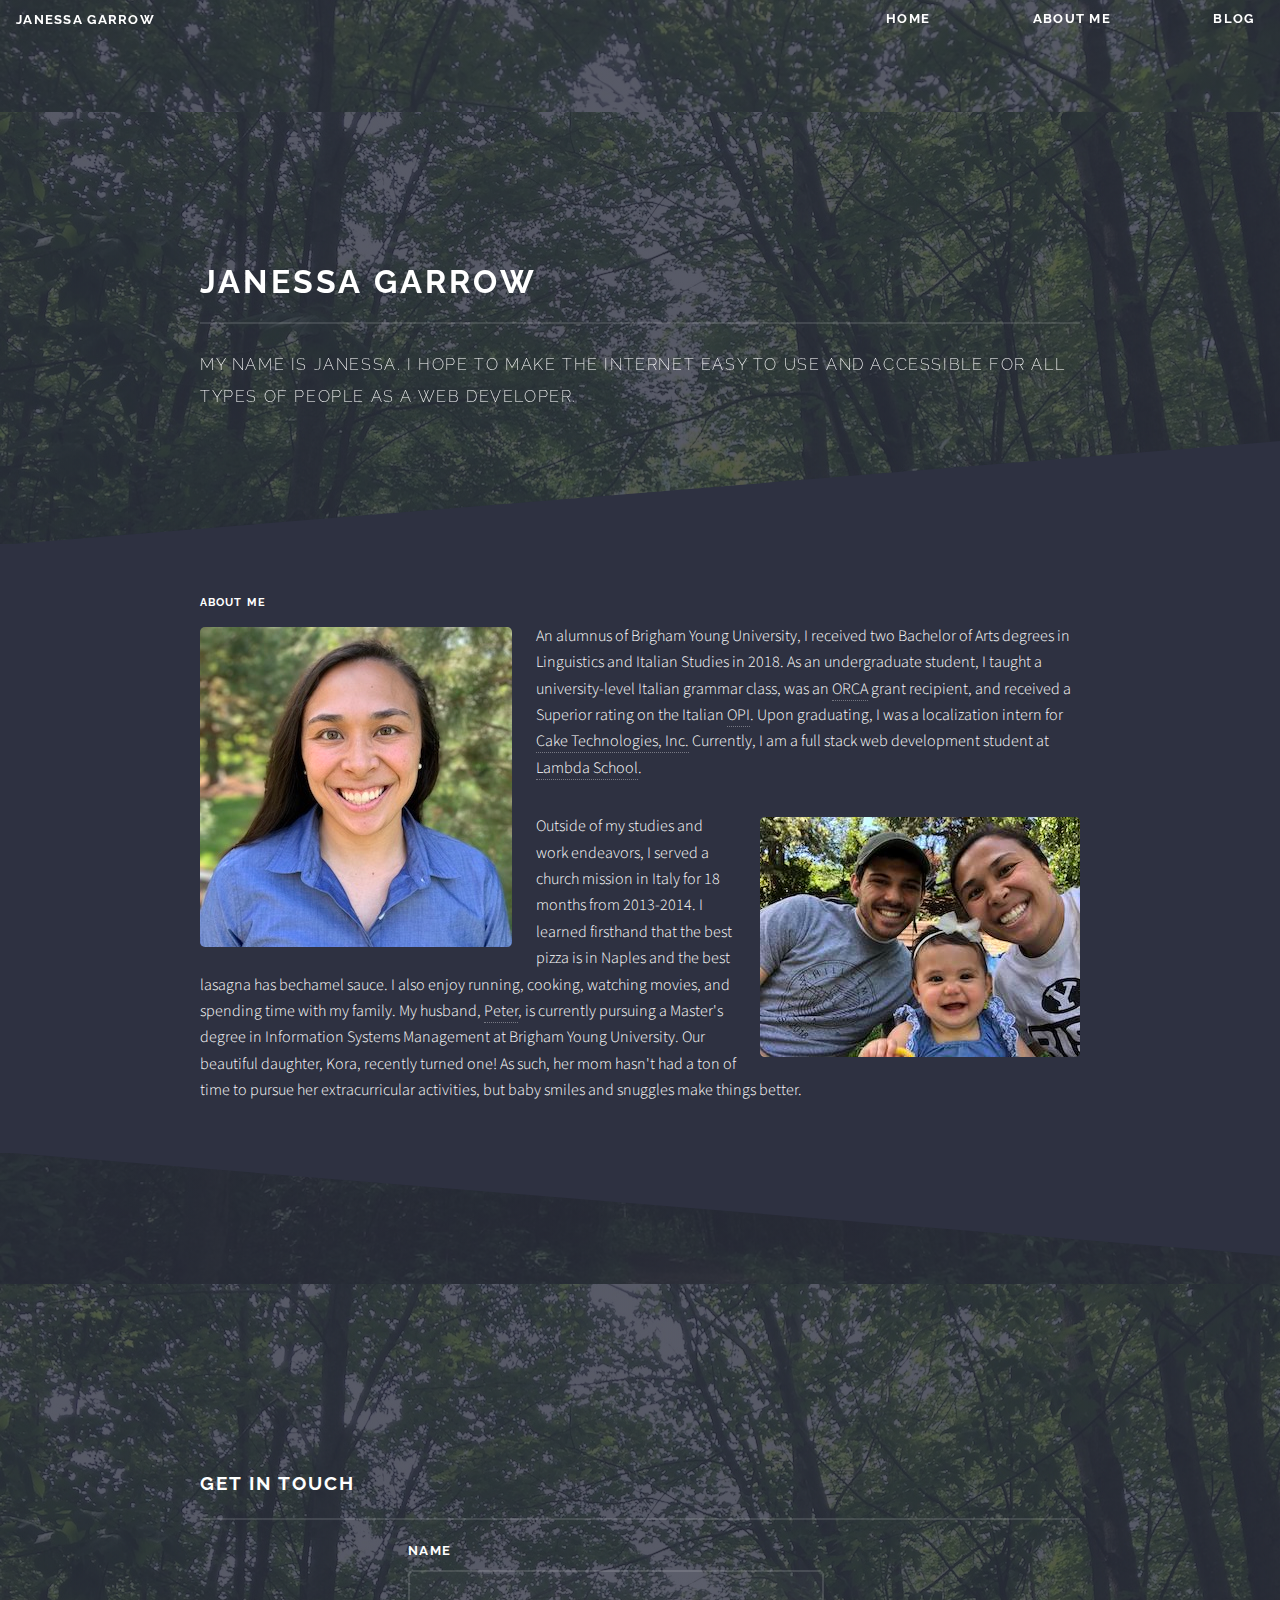
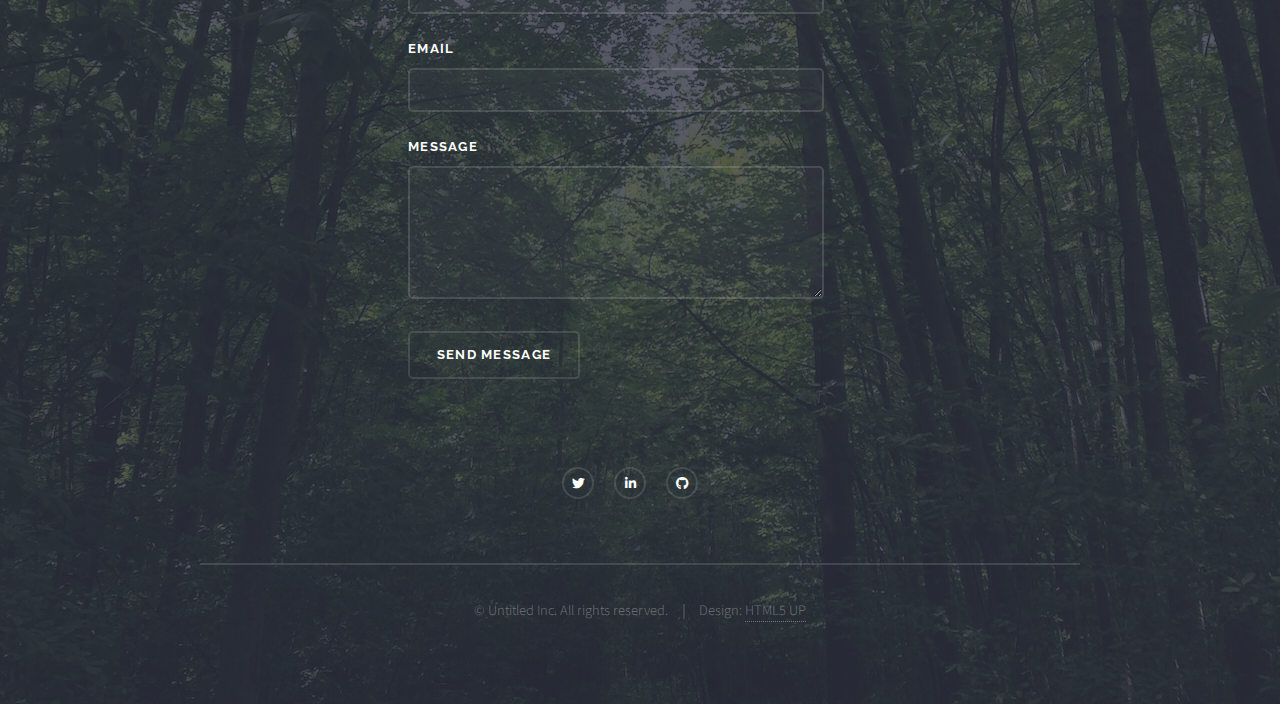
<file: aboutme.html>
<!DOCTYPE HTML>
<!--
	Solid State by HTML5 UP
	html5up.net | @ajlkn
	Free for personal and commercial use under the CCA 3.0 license (html5up.net/license)
-->
<html>
	<head>
		<title>About Me - Janessa Garrow</title>
		<meta charset="utf-8" />
		<meta name="viewport" content="width=device-width, initial-scale=1, user-scalable=no" />
		<link rel="stylesheet" href="assets/css/main.css" />
		<noscript><link rel="stylesheet" href="assets/css/noscript.css" /></noscript>
	</head>
	<body class="is-preload">

		<!-- Page Wrapper -->
			<div id="page-wrapper">

				<!-- Header -->
				<header id="header" class="alt">
						<h1><a href="index.html">Janessa Garrow</a></h1>
						<input class="menu-btn" type="checkbox" id="menu-btn" />
  						<label class="menu-icon" for="menu-btn">
							<span class="navicon"></span>
						</label>

						<nav class='menu'>
							<a class='nav-item' href="index.html">Home</a>
							<a class='nav-item' href="#">About Me</a>
							<a class='nav-item' href="blog_browse_all.html">Blog</a>
							
						</nav>
					</header>

				<!-- Wrapper -->
					<section class="banner" id="wrapper">
						<header id="banner">
							<div class="inner">
								<h2>Janessa Garrow</h2>
								<p>My name is Janessa. I hope to make the internet easy to use and accessible for all types of people as a web developer.</p>
							</div>
						</header>

						<!-- Content -->
							<div class="wrapper">
								<div class="inner">
									<section>
										<h4>About Me</h4>
										<p><span class="image left"><img src="images/Janessa-312x320.jpeg" alt="" /></span>An alumnus of Brigham Young University, I received two Bachelor of Arts degrees in Linguistics and Italian Studies in 2018. As an undergraduate student, I taught a university-level Italian grammar class, was an <a href="https://orca.byu.edu/ORCA/">ORCA</a> grant recipient, and received a Superior rating on the Italian <a href="https://www.actfl.org/professional-development/assessments-the-actfl-testing-office/oral-proficiency-assessments-including-opi-opic">OPI</a>. Upon graduating, I was a localization intern for <a href="https://cakebrowser.com/">Cake Technologies, Inc.</a> Currently, I am a full stack web development student at <a href="https://lambdaschool.com/">Lambda School</a>.</p>
										<p><span class="image right"><img src="images/Family-320x240.jpeg" alt="" /></span>Outside of my studies and work endeavors, I served a church mission in Italy for 18 months from 2013-2014. I learned firsthand that the best pizza is in Naples and the best lasagna has bechamel sauce. I also enjoy running, cooking, watching movies, and spending time with my family. My husband, <a href="https://petergarrow.com/">Peter</a>, is currently pursuing a Master's degree in Information Systems Management at Brigham Young University. Our beautiful daughter, Kora, recently turned one! As such, her mom hasn't had a ton of time to pursue her extracurricular activities, but baby smiles and snuggles make things better.</p>

										<!-- <h3 class="major">Image</h3>
										<h4>Fit</h4>
										<div class="box alt">
											<div class="row gtr-uniform">
												<div class="col-12"><span class="image fit"><img src="images/pic08.jpg" alt="" /></span></div>
												<div class="col-4"><span class="image fit"><img src="images/pic05.jpg" alt="" /></span></div>
												<div class="col-4"><span class="image fit"><img src="images/pic06.jpg" alt="" /></span></div>
												<div class="col-4"><span class="image fit"><img src="images/pic07.jpg" alt="" /></span></div>
												<div class="col-4"><span class="image fit"><img src="images/pic07.jpg" alt="" /></span></div>
												<div class="col-4"><span class="image fit"><img src="images/pic05.jpg" alt="" /></span></div>
												<div class="col-4"><span class="image fit"><img src="images/pic06.jpg" alt="" /></span></div>
												<div class="col-4"><span class="image fit"><img src="images/pic06.jpg" alt="" /></span></div>
												<div class="col-4"><span class="image fit"><img src="images/pic07.jpg" alt="" /></span></div>
												<div class="col-4"><span class="image fit"><img src="images/pic05.jpg" alt="" /></span></div>
											</div>
										</div> -->
										
									</section>

								</div>
							</div>

					</section>

				<!-- Footer -->
					<section id="footer">
						<div class="inner">
							<h2 class="major">Get in touch</h2>
							<form method="post" action="#">
								<div class="fields">
									<div class="field">
										<label for="name">Name</label>
										<input type="text" name="name" id="name" />
									</div>
									<div class="field">
										<label for="email">Email</label>
										<input type="email" name="email" id="email" />
									</div>
									<div class="field">
										<label for="message">Message</label>
										<textarea name="message" id="message" rows="4"></textarea>
									</div>
								</div>
								<ul class="actions">
									<li><input type="submit" value="Send Message" /></li>
								</ul>
							</form>
							<ul class="contact">
									<li class="icon brands fa-twitter"><a href="https://twitter.com/JanessaGarrow"></a></li>
									<li class="icon brands fab fa-linkedin-in"><a href="https://www.linkedin.com/in/janessa-garrow-b9b760193/"></a></li>
									<li class="icon brands fab fa-github"><a href="https://github.com/jgarrow"></a></li>
							</ul>
							<ul class="copyright">
								<li>&copy; Untitled Inc. All rights reserved.</li><li>Design: <a href="http://html5up.net">HTML5 UP</a></li>
							</ul>
						</div>
					</section>

			</div>

		<!-- Scripts -->
			<script src="assets/js/jquery.min.js"></script>
			<script src="assets/js/jquery.scrollex.min.js"></script>
			<script src="assets/js/browser.min.js"></script>
			<script src="assets/js/breakpoints.min.js"></script>
			<script src="assets/js/util.js"></script>
			<script src="assets/js/main.js"></script>

	</body>
</html>
</file>
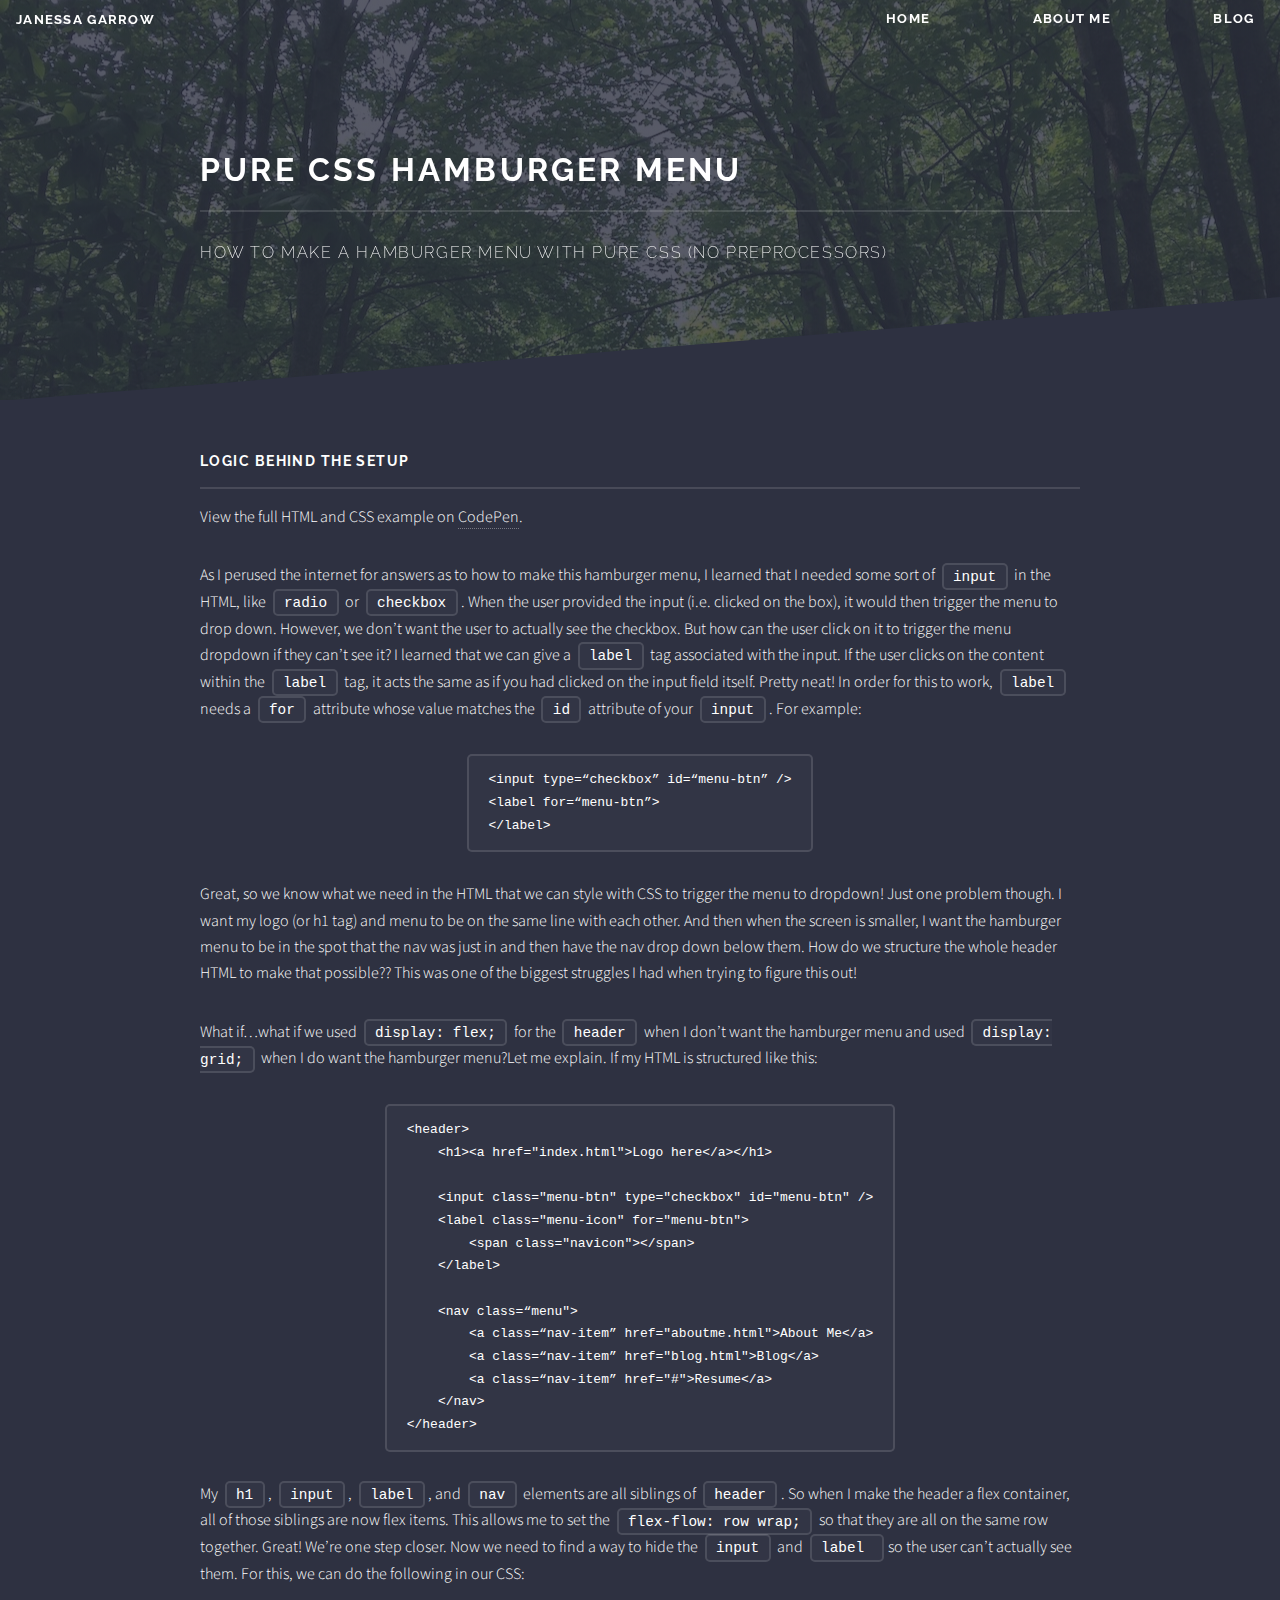
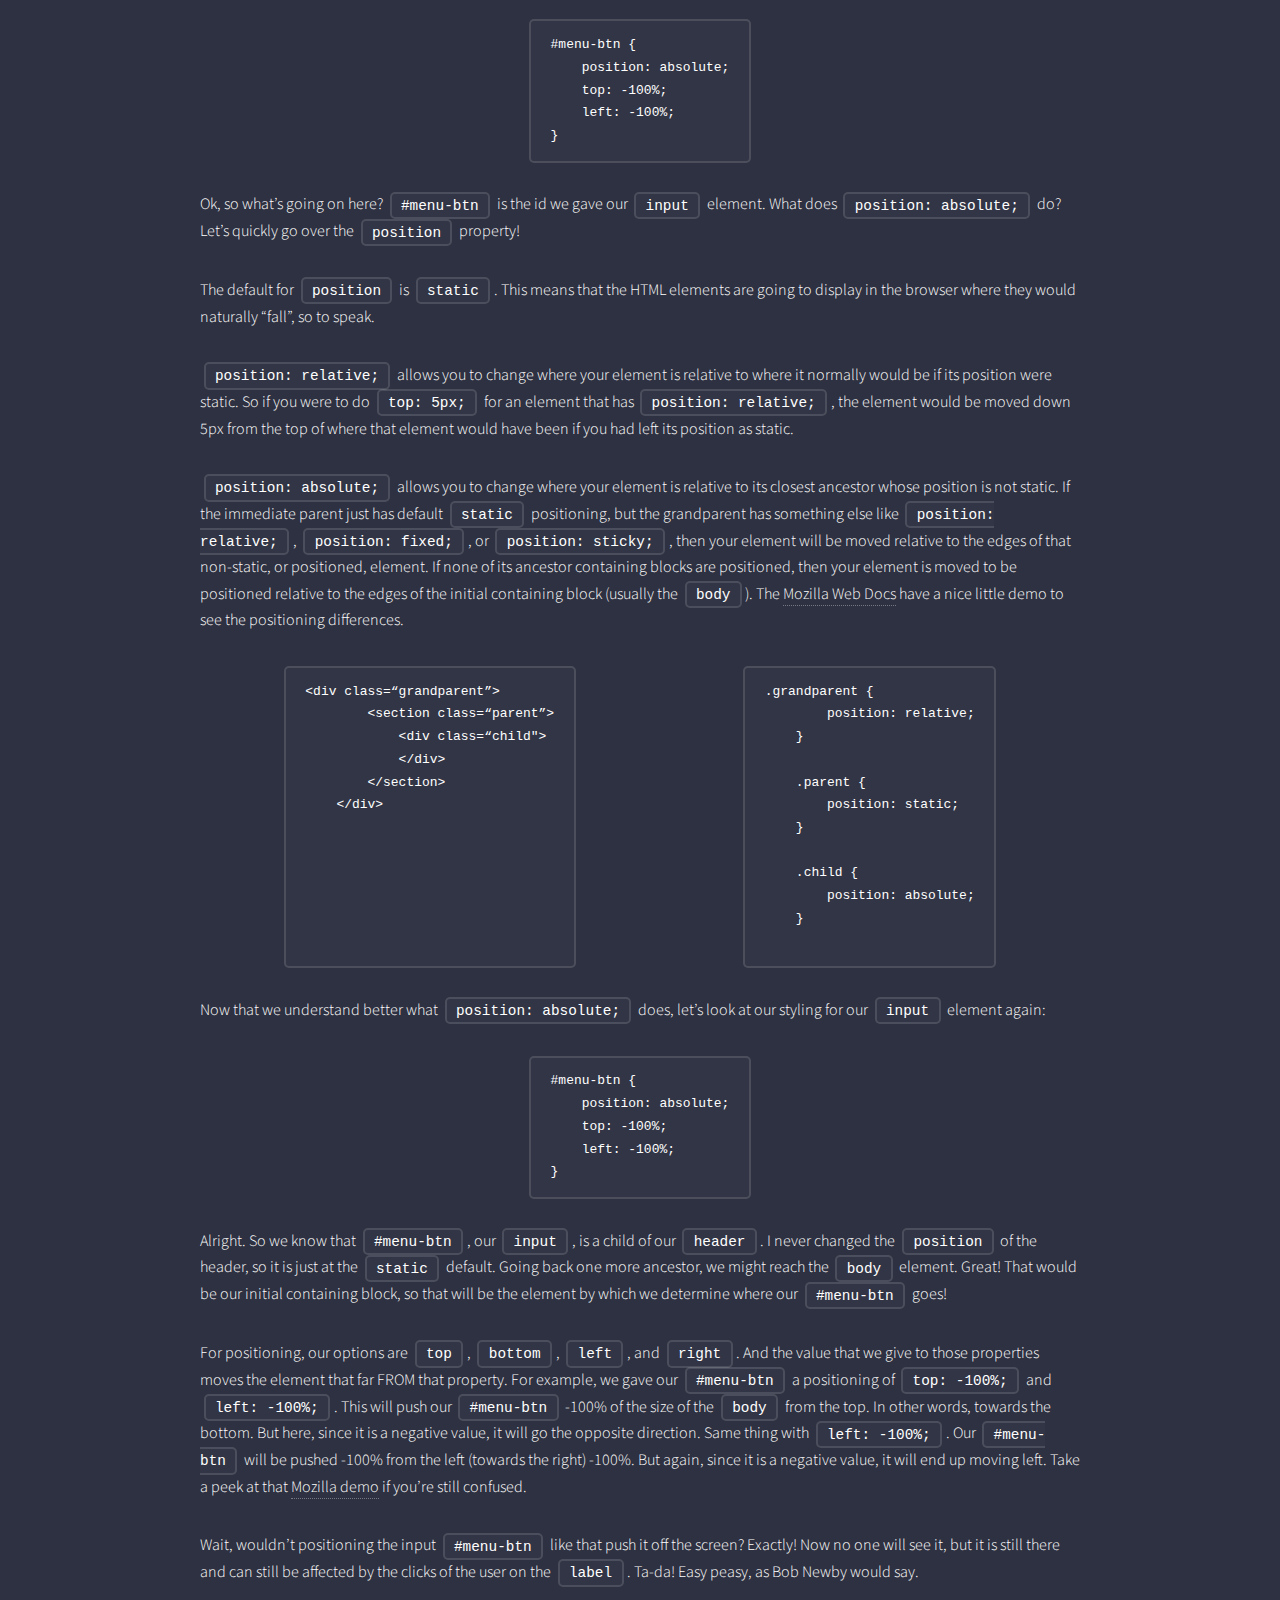
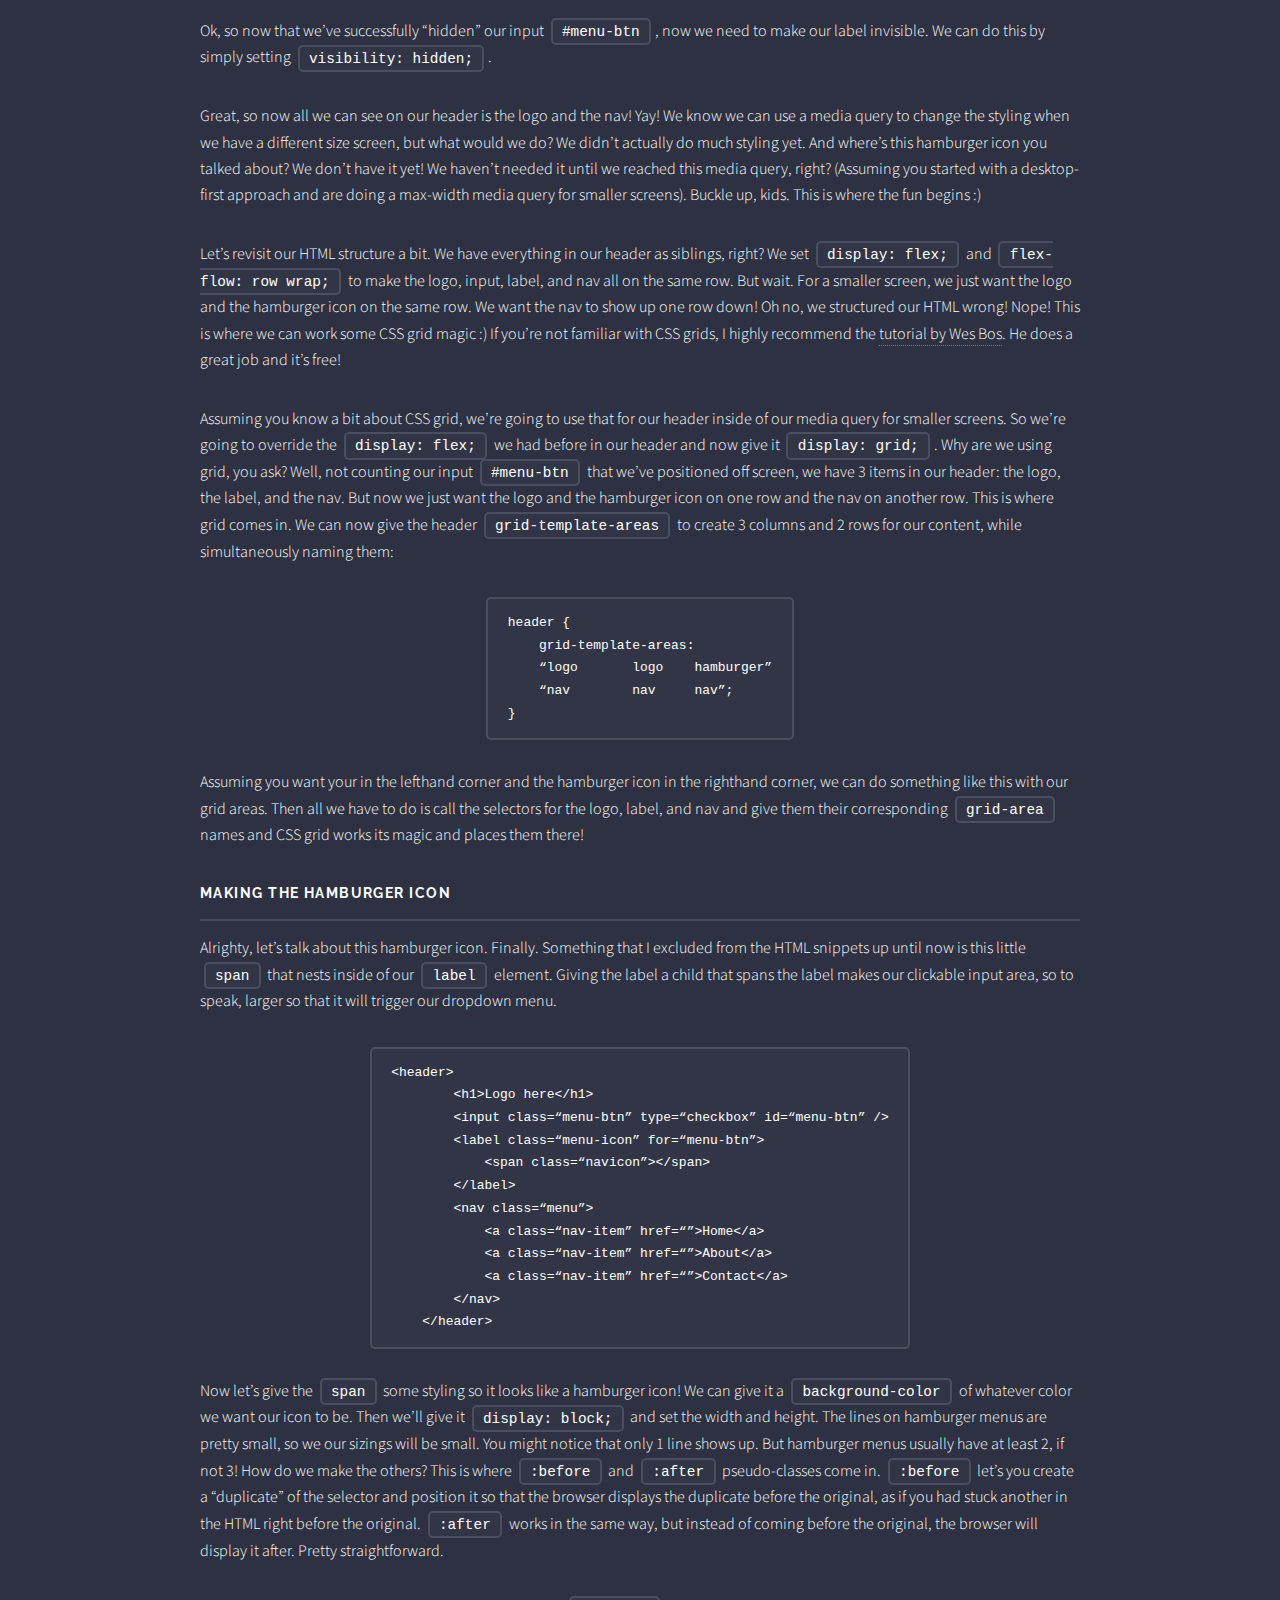
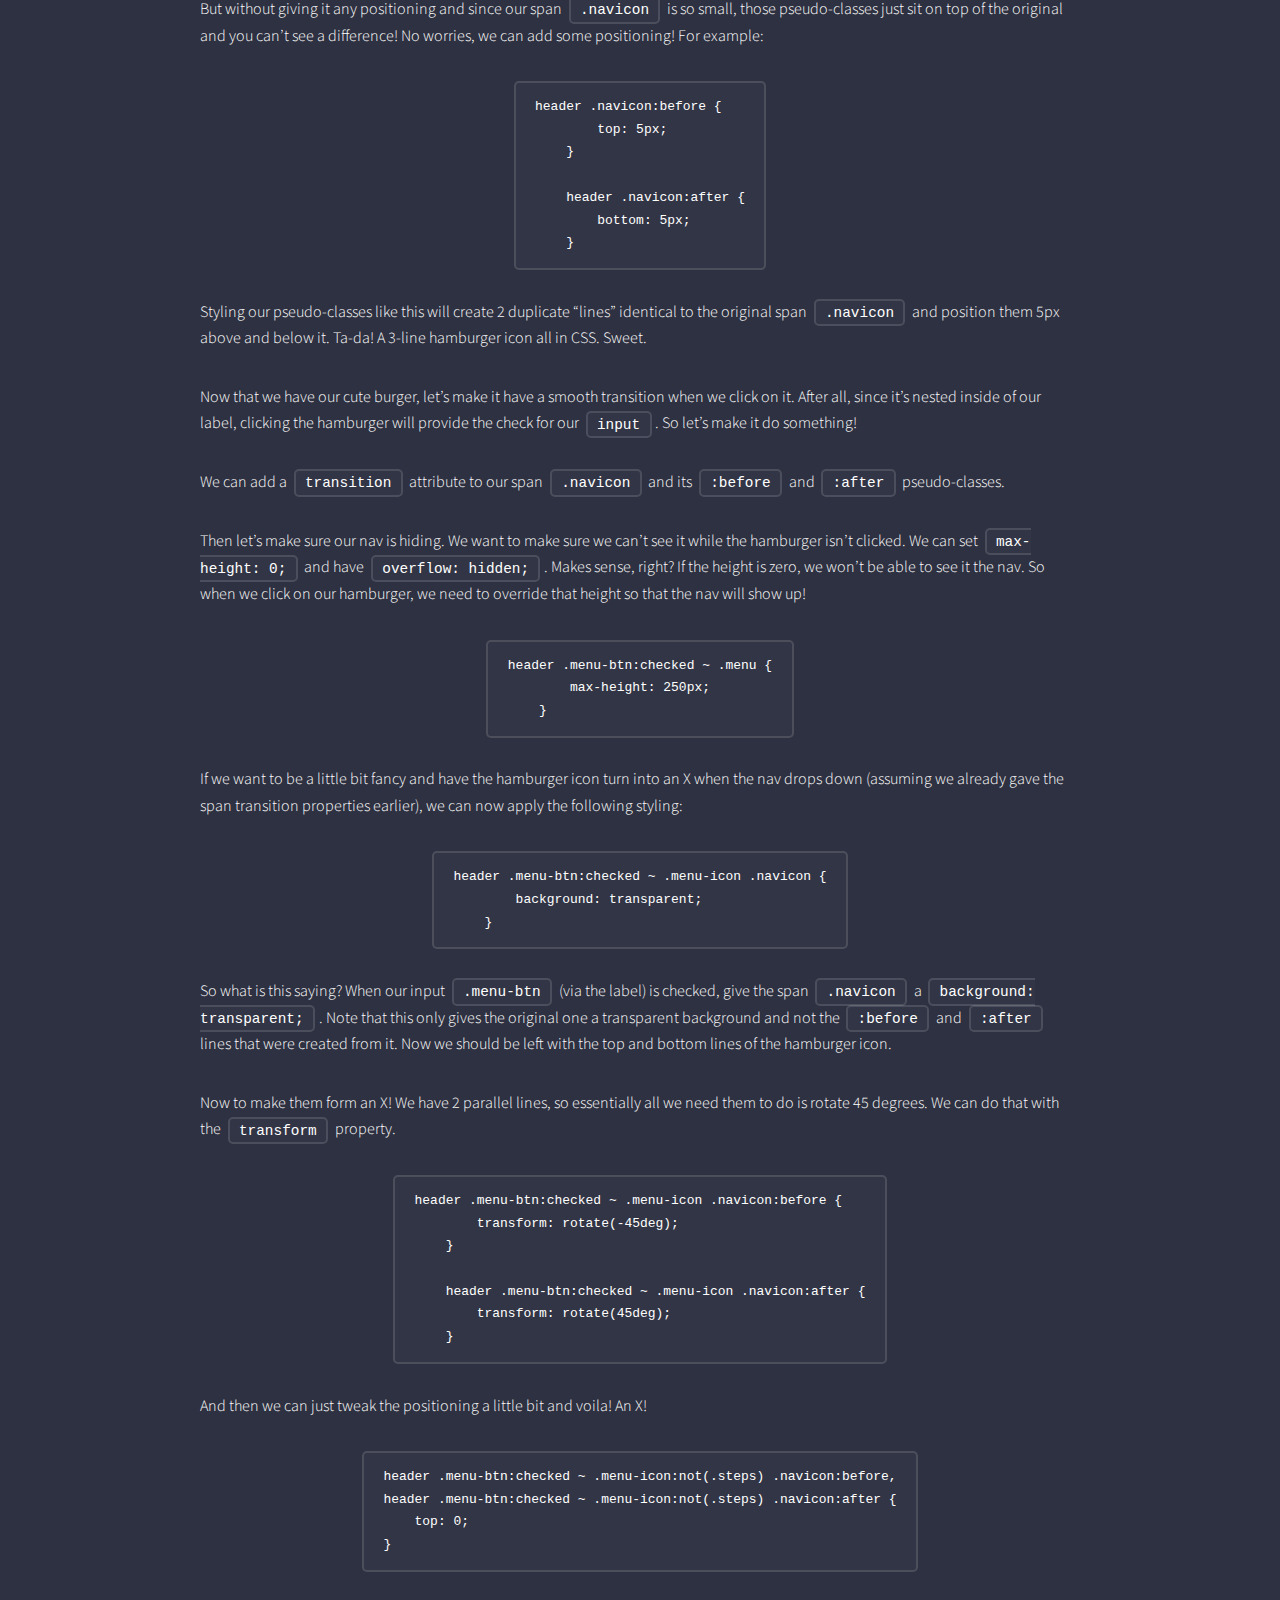
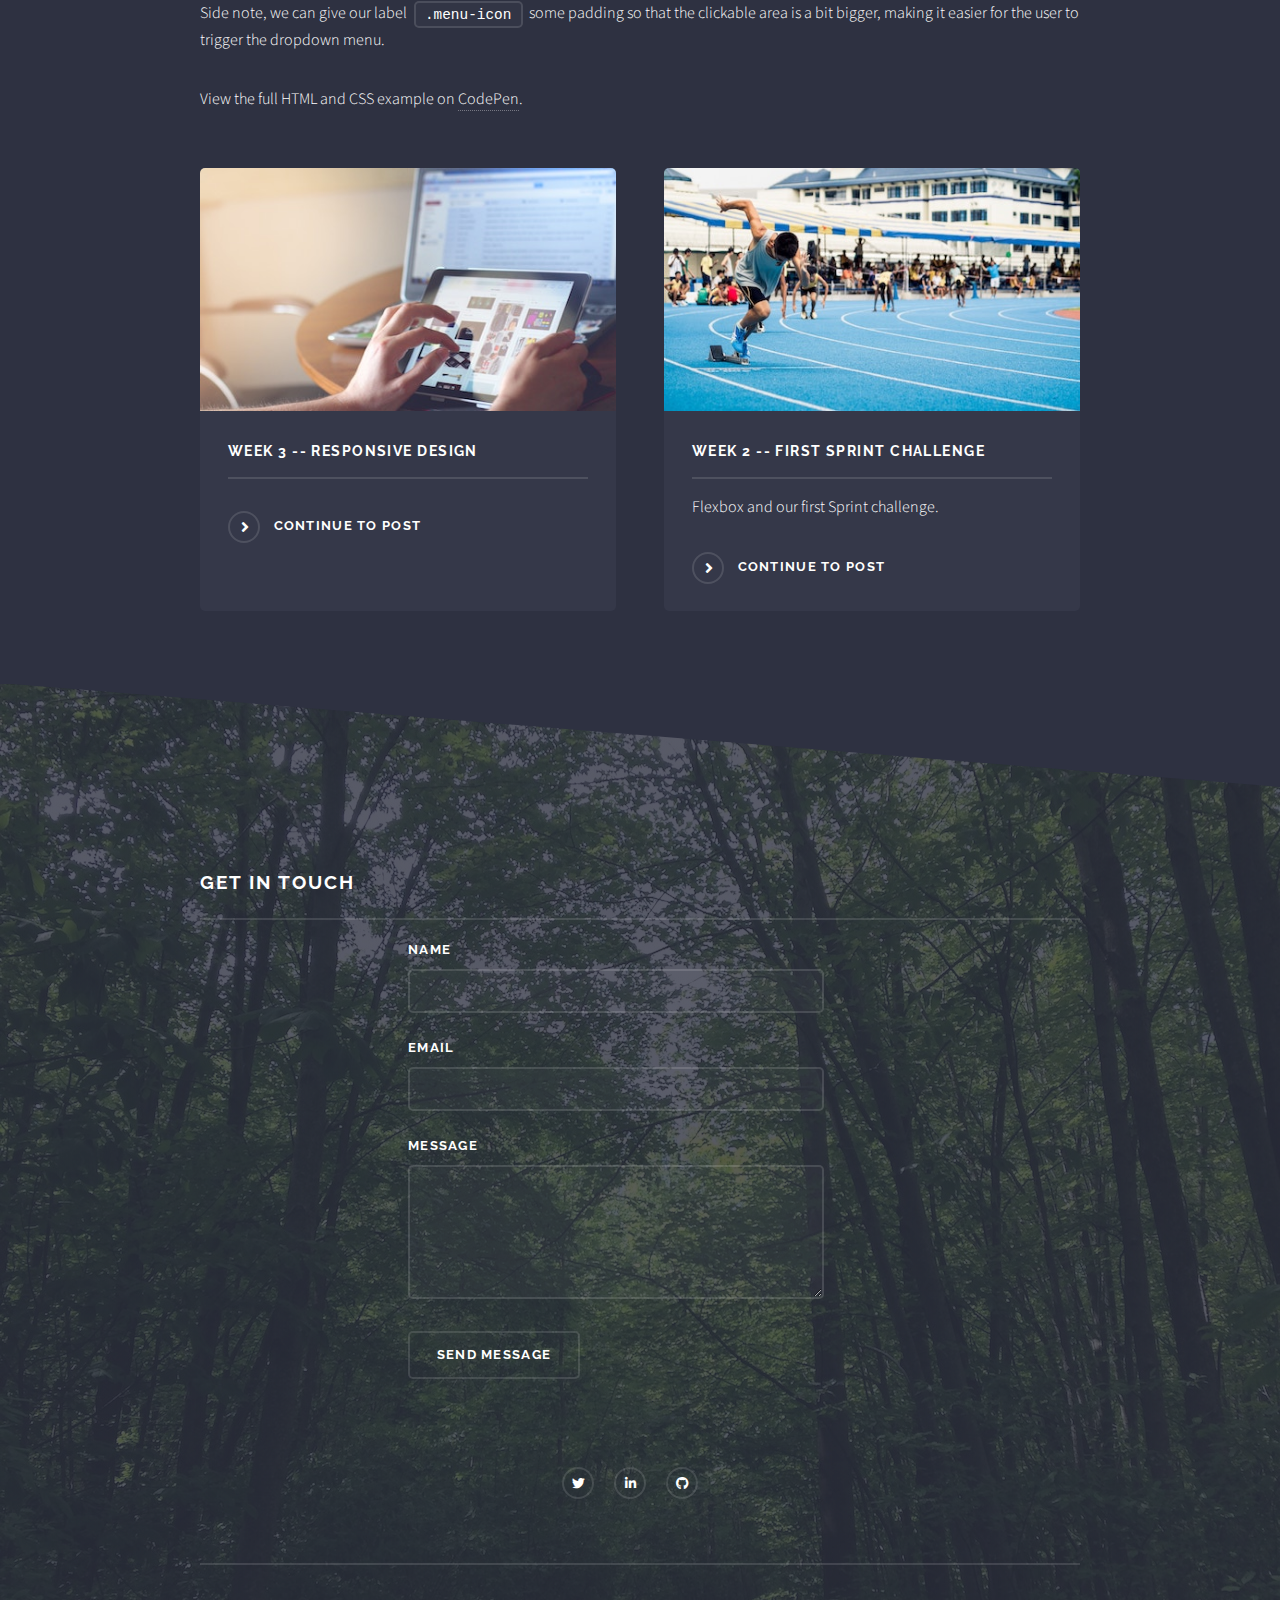
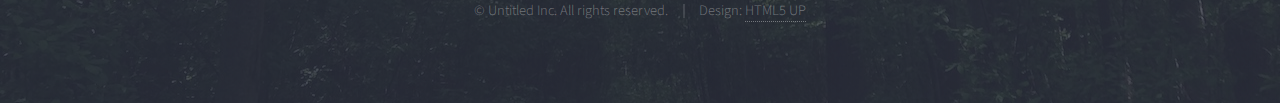
<file: blog_css_hamburger_menu.html>
<!DOCTYPE HTML>
<!--
	Solid State by HTML5 UP
	html5up.net | @ajlkn
	Free for personal and commercial use under the CCA 3.0 license (html5up.net/license)
-->
<html>
	<head>
		<title>CSS Hamburger Menu - Janessa Garrow</title>
		<meta charset="utf-8" />
		<meta name="viewport" content="width=device-width, initial-scale=1, user-scalable=no" />
		<link rel="stylesheet" href="assets/css/main.css" />
		<noscript><link rel="stylesheet" href="assets/css/noscript.css" /></noscript>
	</head>
	<body class="is-preload">

		<!-- Page Wrapper -->
			<div id="page-wrapper">

				<!-- Header -->
				<header id="header" class="alt">
						<h1><a href="index.html">Janessa Garrow</a></h1>
						<input class="menu-btn" type="checkbox" id="menu-btn" />
  						<label class="menu-icon" for="menu-btn">
							<span class="navicon"></span>
						</label>

						<nav class='menu'>
							<a class='nav-item' href="index.html">Home</a>
							<a class='nav-item' href="aboutme.html">About Me</a>
							<a class='nav-item' href="blog_browse_all.html">Blog</a>
							
						</nav>
					</header>

				<!-- Wrapper -->
					<section id="wrapper">
						<header id="banner">
							<div class="inner">
								<h2>Pure CSS Hamburger Menu</h2>
								<p>How to make a hamburger menu with pure CSS (no preprocessors)</p>
							</div>
						</header>

						<!-- Content -->
							<div class="wrapper">
								<div class="inner blog">

                                    <h3 class="major">Logic behind the setup</h3>
                                    <p>View the full HTML and CSS example on <a href="https://codepen.io/jgarrow/pen/dybwPBq?editors=1100">CodePen</a>.</p>
                                    <p>As I perused the internet for answers as to how to make this hamburger menu, I learned that I needed some sort of <code>input</code> in the HTML, like <code>radio</code> or <code>checkbox</code>. When the user provided the input (i.e. clicked on the box), it would then trigger the menu to drop down. However, we don’t want the user to actually see the checkbox. But how can the user click on it to trigger the menu dropdown if they can’t see it? I learned that we can give a <code>label</code> tag associated with the input. If the user clicks on the content within the  <code>label</code> tag, it acts the same as if you had clicked on the input field itself. Pretty neat! In order for this to work, <code>label</code> needs a <code>for</code> attribute whose value matches the <code>id</code> attribute of your <code>input</code>. For example:</p>
                                    <pre><code>&lt;input type=“checkbox” id=“menu-btn” />
&lt;label for=“menu-btn”>
&lt;/label>
</code></pre>
                                    <p>Great, so we know what we need in the HTML that we can style with CSS to trigger the menu to dropdown! Just one problem though. I want my logo (or h1 tag) and menu to be on the same line with each other. And then when the screen is smaller, I want the hamburger menu to be in the spot that the nav was just in and then have the nav drop down below them. How do we structure the whole header HTML to make that possible?? This was one of the biggest struggles I had when trying to figure this out!</p>
                                    <p>What if…what if we used <code>display: flex;</code> for the <code>header</code> when I don’t want the hamburger menu and used <code>display: grid;</code> when I do want the hamburger menu?Let me explain. If my HTML is structured like this:</p>
                                    <pre><code>&lt;header>
    &lt;h1>&lt;a href="index.html">Logo here&lt;/a>&lt;/h1>
                                
    &lt;input class="menu-btn" type="checkbox" id="menu-btn" />
    &lt;label class="menu-icon" for="menu-btn">
        &lt;span class="navicon">&lt;/span>
    &lt;/label>

    &lt;nav class=“menu">
        &lt;a class=“nav-item” href="aboutme.html">About Me&lt;/a>
        &lt;a class=“nav-item” href="blog.html">Blog&lt;/a>
        &lt;a class=“nav-item” href="#">Resume&lt;/a>
    &lt;/nav>	
&lt;/header></code></pre>
                                    <p>My <code>h1</code>, <code>input</code>, <code>label</code>, and <code>nav</code> elements are all siblings of <code>header</code>. So when I make the header a flex container, all of those siblings are now flex items. This allows me to set the <code>flex-flow: row wrap;</code> so that they are all on the same row together. Great! We’re one step closer. Now we need to find a way to hide the <code>input</code> and <code>label </code>so the user can’t actually see them. For this, we can do the following in our CSS:</p>
                                    <pre><code>#menu-btn {
    position: absolute;
    top: -100%;
    left: -100%;
}
</code></pre>
                                    <p>Ok, so what’s going on here? <code>#menu-btn</code> is the id we gave our <code>input</code> element. What does <code>position: absolute;</code> do? Let’s quickly go over the <code>position</code> property!</p>
                                    <p>The default for <code>position</code> is <code>static</code>. This means that the HTML elements are going to display in the browser where they would naturally “fall”, so to speak.</p>
                                    <p><code>position: relative;</code> allows you to change where your element is relative to where it normally would be if its position were static. So if you were to do <code>top: 5px;</code> for an element that has <code>position: relative;</code>, the element would be moved down 5px from the top of where that element would have been if you had left its position as static.</p>
                                    <p><code>position: absolute;</code> allows you to change where your element is relative to its closest ancestor whose position is not static. If the immediate parent just has default <code>static</code> positioning, but the grandparent has something else like <code>position: relative;</code>, <code>position: fixed;</code>, or <code>position: sticky;</code>, then your element will be moved relative to the edges of that non-static, or positioned, element. If none of its ancestor containing blocks are positioned, then your element is moved to be positioned relative to the edges of the initial containing block (usually the <code>body</code>). The <a href="https://developer.mozilla.org/en-US/docs/Web/CSS/position">Mozilla Web Docs</a> have a nice little demo to see the positioning differences.</p>
                                    <div class="code-snippet-row">
                                        <pre><code>&lt;div class=“grandparent”>
        &lt;section class=“parent”>
            &lt;div class=“child">
            &lt;/div>
        &lt;/section>
    &lt;/div>
    </code></pre>
                                        <pre><code>.grandparent {
        position: relative;
    }
    
    .parent {
        position: static; 
    }
    
    .child {
        position: absolute;
    }
    </code></pre>
                                    </div>
                                    <p>Now that we understand better what <code>position: absolute;</code> does, let’s look at our styling for our <code>input</code> element again:</p>
                                    <pre><code>#menu-btn {
    position: absolute;
    top: -100%;
    left: -100%;
}
</code></pre>
                                    <p>Alright. So we know that <code>#menu-btn</code>, our <code>input</code>, is a child of our <code>header</code>. I never changed the <code>position</code> of the header, so it is just at the <code>static</code> default. Going back one more ancestor, we might reach the <code>body</code> element. Great! That would be our initial containing block, so that will be the element by which we determine where our <code>#menu-btn</code> goes!</p>
                                    <p>For positioning, our options are <code>top</code>, <code>bottom</code>, <code>left</code>, and <code>right</code>. And the value that we give to those properties moves the element that far FROM that property. For example, we gave our <code>#menu-btn</code> a positioning of <code>top: -100%;</code> and <code>left: -100%;</code>. This will push our <code>#menu-btn</code> -100% of the size of the <code>body</code> from the top. In other words, towards the bottom. But here, since it is a negative value, it will go the opposite direction. Same thing with <code>left: -100%;</code>. Our <code>#menu-btn</code> will be pushed -100% from the left (towards the right) -100%. But again, since it is a negative value, it will end up moving left. Take a peek at that <a href="https://developer.mozilla.org/en-US/docs/Web/CSS/position">Mozilla demo</a> if you’re still confused.</p>
                                    <p>Wait, wouldn’t positioning the input <code>#menu-btn</code> like that push it off the screen? Exactly! Now no one will see it, but it is still there and can still be affected by the clicks of the user on the <code>label</code>. Ta-da! Easy peasy, as Bob Newby would say.</p>
                                    <p>Ok, so now that we’ve successfully “hidden” our input <code>#menu-btn</code>, now we need to make our label invisible. We can do this by simply setting <code>visibility: hidden;</code>.</p>
                                    <p>Great, so now all we can see on our header is the logo and the nav! Yay! We know we can use a media query to change the styling when we have a different size screen, but what would we do? We didn’t actually do much styling yet. And where’s this hamburger icon you talked about? We don’t have it yet! We haven’t needed it until we reached this media query, right? (Assuming you started with a desktop-first approach and are doing a max-width media query for smaller screens). Buckle up, kids. This is where the fun begins :) </p>
                                    <p>Let’s revisit our HTML structure a bit. We have everything in our header as siblings, right? We set <code>display: flex;</code> and <code>flex-flow: row wrap;</code> to make the logo, input, label, and nav all on the same row. But wait. For a smaller screen, we just want the logo and the hamburger icon on the same row. We want the nav to show up one row down! Oh no, we structured our HTML wrong! Nope! This is where we can work some CSS grid magic :) If you’re not familiar with CSS grids, I highly recommend the <a href="https://cssgrid.io">tutorial by Wes Bos</a>. He does a great job and it’s free!</p>
                                    <p>Assuming you know a bit about CSS grid, we’re going to use that for our header inside of our media query for smaller screens. So we’re going to override the <code>display: flex;</code> we had before in our header and now give it <code>display: grid;</code>. Why are we using grid, you ask? Well, not counting our input <code>#menu-btn</code> that we’ve positioned off screen, we have 3 items in our header: the logo, the label, and the nav. But now we just want the logo and the hamburger icon on one row and the nav on another row. This is where grid comes in. We can now give the header <code>grid-template-areas</code> to create 3 columns and 2 rows for our content, while simultaneously naming them:</p>
                                    <pre><code>header {
    grid-template-areas:
    “logo	logo	hamburger”
    “nav	nav     nav”;
}
</code></pre>
                                    <p>Assuming you want your in the lefthand corner and the hamburger icon in the righthand corner, we can do something like this with our grid areas. Then all we have to do is call the selectors for the logo, label, and nav and give them their corresponding <code>grid-area</code> names and CSS grid works its magic and places them there!</p>

                                    <h3 class="major">Making the hamburger icon</h3>
                                    <p>Alrighty, let’s talk about this hamburger icon. Finally. Something that I excluded from the HTML snippets up until now is this little <code>span</code> that nests inside of our <code>label</code> element. Giving the label a child that spans the label makes our clickable input area, so to speak, larger so that it will trigger our dropdown menu.</p>
                                    <pre><code>&lt;header>
        &lt;h1>Logo here&lt;/h1>
        &lt;input class=“menu-btn” type=“checkbox” id=“menu-btn” />
        &lt;label class=“menu-icon” for=“menu-btn”>
            &lt;span class=“navicon”>&lt;/span>
        &lt;/label>
        &lt;nav class=“menu”>
            &lt;a class=“nav-item” href=“”>Home&lt;/a>
            &lt;a class=“nav-item” href=“”>About&lt;/a>
            &lt;a class=“nav-item” href=“”>Contact&lt;/a>
        &lt;/nav>
    &lt;/header>
</code></pre>
                                    <p>Now let’s give the <code>span</code> some styling so it looks like a hamburger icon! We can give it a <code>background-color</code> of whatever color we want our icon to be. Then we’ll give it <code>display: block;</code> and set the width and height. The lines on hamburger menus are pretty small, so we our sizings will be small. You might notice that only 1 line shows up. But hamburger menus usually have at least 2, if not 3! How do we make the others? This is where <code>:before</code> and <code>:after</code> pseudo-classes come in. <code>:before</code> let’s you create a “duplicate” of the selector and position it so that the browser displays the duplicate before the original, as if you had stuck another in the HTML right before the original. <code>:after</code> works in the same way, but instead of coming before the original, the browser will display it after. Pretty straightforward. </p>
                                    <p>But without giving it any positioning and since our span <code>.navicon</code> is so small, those pseudo-classes just sit on top of the original and you can’t see a difference! No worries, we can add some positioning! For example:</p>
                                    <pre><code>header .navicon:before {
        top: 5px;
    }

    header .navicon:after {
        bottom: 5px;
    }
</code></pre>
                                    <p>Styling our pseudo-classes like this will create 2 duplicate “lines” identical to the original span <code>.navicon</code> and position them 5px above and below it. Ta-da! A 3-line hamburger icon all in CSS. Sweet.</p>
                                    <p>Now that we have our cute burger, let’s make it have a smooth transition when we click on it. After all, since it’s nested inside of our label, clicking the hamburger will provide the check for our <code>input</code>. So let’s make it do something!</p>
                                    <p>We can add a <code>transition</code> attribute to our span <code>.navicon</code> and its <code>:before</code> and <code>:after</code> pseudo-classes.</p>
                                    <p>Then let’s make sure our nav is hiding. We want to make sure we can’t see it while the hamburger isn’t clicked. We can set <code>max-height: 0;</code> and have <code>overflow: hidden;</code>. Makes sense, right? If the height is zero, we won’t be able to see it the nav. So when we click on our hamburger, we need to override that height so that the nav will show up!</p>
                                    <pre><code>header .menu-btn:checked ~ .menu {
        max-height: 250px;
    } 
</code></pre>
                                    <p>If we want to be a little bit fancy and have the hamburger icon turn into an X when the nav drops down (assuming we already gave the span transition properties earlier), we can now apply the following styling:</p>
                                    <pre><code>header .menu-btn:checked ~ .menu-icon .navicon {
        background: transparent;
    } 
</code></pre>
                                    <p>So what is this saying? When our input <code>.menu-btn</code> (via the label) is checked, give the span <code>.navicon</code> a <code>background: transparent;</code>. Note that this only gives the original one a transparent background and not the <code>:before</code> and <code>:after</code> lines that were created from it. Now we should be left with the top and bottom lines of the hamburger icon.</p>
                                    <p>Now to make them form an X! We have 2 parallel lines, so essentially all we need them to do is rotate 45 degrees. We can do that with the <code>transform</code> property.</p>
                                    <pre><code>header .menu-btn:checked ~ .menu-icon .navicon:before {
        transform: rotate(-45deg);
    }
    
    header .menu-btn:checked ~ .menu-icon .navicon:after {
        transform: rotate(45deg);
    }
</code></pre>
                                    <p>And then we can just tweak the positioning a little bit and voila! An X!</p>
                                    <pre><code>header .menu-btn:checked ~ .menu-icon:not(.steps) .navicon:before,
header .menu-btn:checked ~ .menu-icon:not(.steps) .navicon:after {
    top: 0;
}
</code></pre>
                                    <p>Side note, we can give our label <code>.menu-icon</code> some padding so that the clickable area is a bit bigger, making it easier for the user to trigger the dropdown menu.</p>
                                    <p>View the full HTML and CSS example on <a href="https://codepen.io/jgarrow/pen/dybwPBq?editors=1100">CodePen</a>.</p>

									<section class="features">
										<article>
											<a href="blog_week3_post.html" class="image"><img src="images/responsive_blog_img.jpg" alt="Photo by Taras Shypka on Unsplash" /></a>
											<h3 class="major">Week 3 -- Responsive Design</h3>
											<p></p>
											<a href="blog_week3_post.html" class="special">Continue to post</a>
										</article>
										<article>
											<a href="blog_week2_post.html" class="image"><img src="images/sprint_race.jpg" alt="Photo by Goh Rhy Yan on Unsplash" /></a>
											<h3 class="major">Week 2 -- First Sprint Challenge</h3>
											<p>Flexbox and our first Sprint challenge.</p>
											<a href="blog_week2_post.html" class="special">Continue to post</a>
										</article>
									</section>

								</div>
							</div>

					</section>

				<!-- Footer -->
				<section id="footer">
						<div class="inner">
							<h2 class="major">Get in touch</h2>
							<form method="post" action="#">
								<div class="fields">
									<div class="field">
										<label for="name">Name</label>
										<input type="text" name="name" id="name" />
									</div>
									<div class="field">
										<label for="email">Email</label>
										<input type="email" name="email" id="email" />
									</div>
									<div class="field">
										<label for="message">Message</label>
										<textarea name="message" id="message" rows="4"></textarea>
									</div>
								</div>
								<ul class="actions">
									<li><input type="submit" value="Send Message" /></li>
								</ul>
							</form>
							<ul class="contact">
									<li class="icon brands fa-twitter"><a href="https://twitter.com/JanessaGarrow"></a></li>
									<li class="icon brands fab fa-linkedin-in"><a href="https://www.linkedin.com/in/janessa-garrow-b9b760193/"></a></li>
									<li class="icon brands fab fa-github"><a href="https://github.com/jgarrow"></a></li>
							</ul>
							<ul class="copyright">
								<li>&copy; Untitled Inc. All rights reserved.</li><li>Design: <a href="http://html5up.net">HTML5 UP</a></li>
							</ul>
						</div>
					</section>

			</div>

		<!-- Scripts -->
			<script src="assets/js/jquery.min.js"></script>
			<script src="assets/js/jquery.scrollex.min.js"></script>
			<script src="assets/js/browser.min.js"></script>
			<script src="assets/js/breakpoints.min.js"></script>
			<script src="assets/js/util.js"></script>
			<script src="assets/js/main.js"></script>

	</body>
</html>
</file>
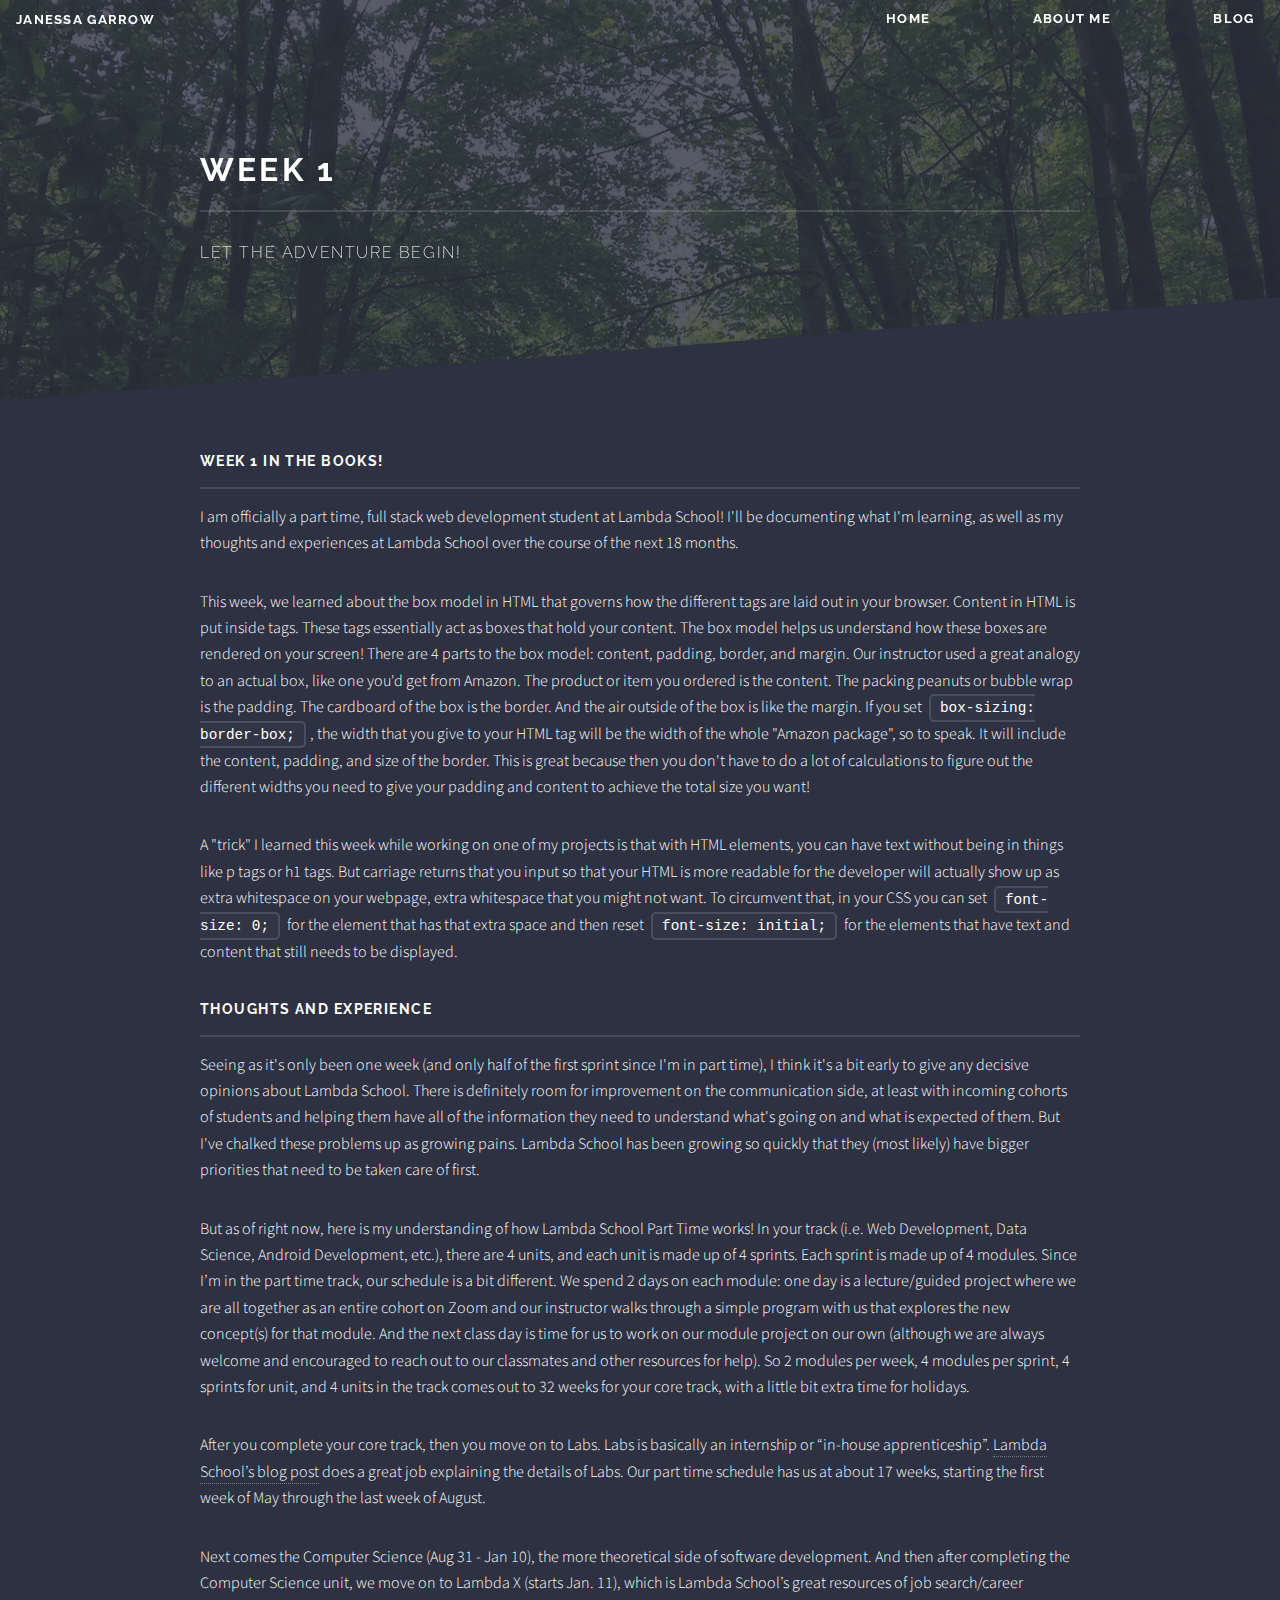
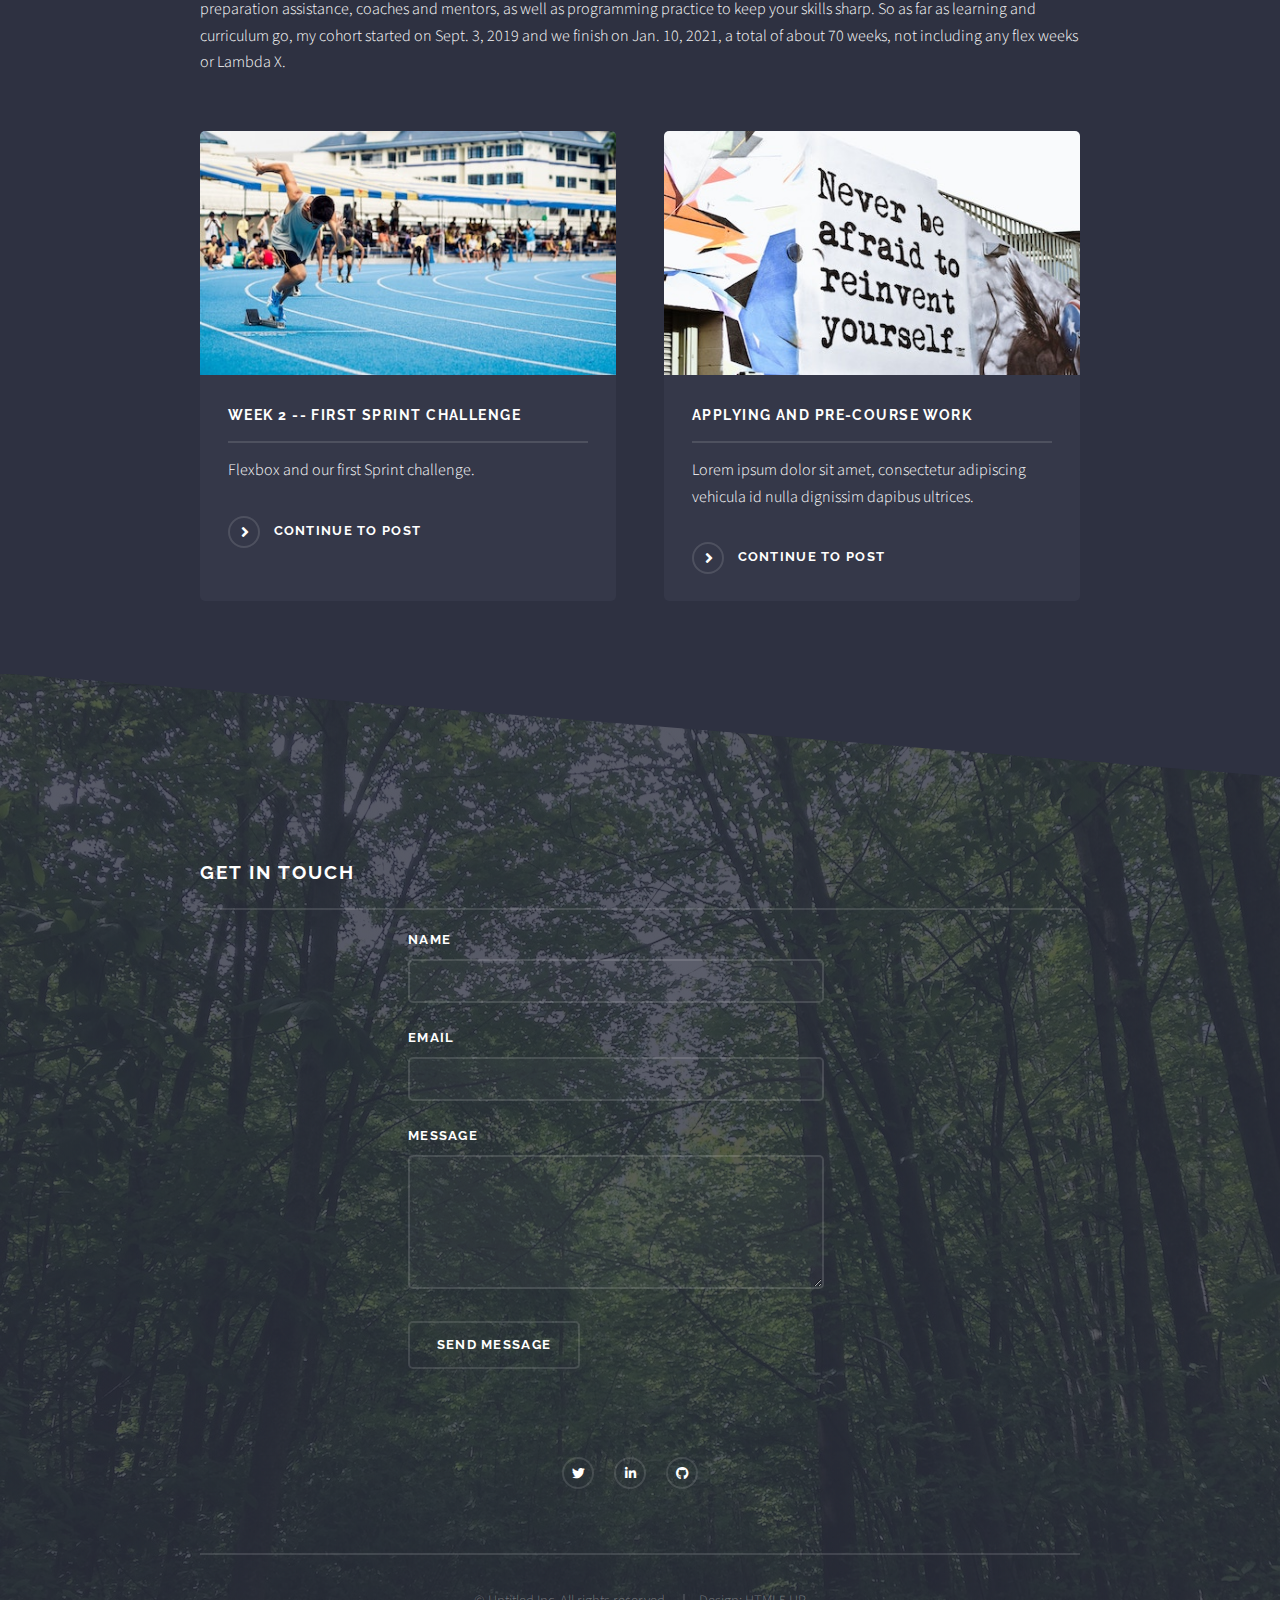
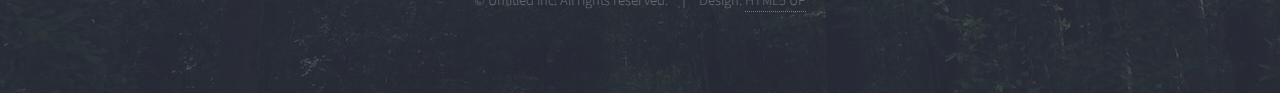
<file: blog_week1_post.html>
<!DOCTYPE HTML>
<!--
	Solid State by HTML5 UP
	html5up.net | @ajlkn
	Free for personal and commercial use under the CCA 3.0 license (html5up.net/license)
-->
<html>
	<head>
		<title>Week 1 - Janessa Garrow</title>
		<meta charset="utf-8" />
		<meta name="viewport" content="width=device-width, initial-scale=1, user-scalable=no" />
		<link rel="stylesheet" href="assets/css/main.css" />
		<noscript><link rel="stylesheet" href="assets/css/noscript.css" /></noscript>
	</head>
	<body class="is-preload">

		<!-- Page Wrapper -->
			<div id="page-wrapper">

				<!-- Header -->
				<header id="header" class="alt">
						<h1><a href="index.html">Janessa Garrow</a></h1>
						<input class="menu-btn" type="checkbox" id="menu-btn" />
  						<label class="menu-icon" for="menu-btn">
							<span class="navicon"></span>
						</label>

						<nav class='menu'>
							<a class='nav-item' href="index.html">Home</a>
							<a class='nav-item' href="aboutme.html">About Me</a>
							<a class='nav-item' href="blog_browse_all.html">Blog</a>
							
						</nav>
					</header>

				<!-- Wrapper -->
					<section id="wrapper">
						<header id="banner">
							<div class="inner">
								<h2>Week 1</h2>
								<p>Let the adventure begin!</p>
							</div>
						</header>

						<!-- Content -->
							<div class="wrapper">
								<div class="inner blog">

									<h3 class="major">Week 1 in the books!</h3>
                                    <p>I am officially a part time, full stack web development student at Lambda School! I'll be documenting what I'm learning, as well as my thoughts and experiences at Lambda School over the course of the next 18 months.</p>
                                    <p>This week, we learned about the box model in HTML that governs how the different tags are laid out in your browser. Content in HTML is put inside tags. These tags essentially act as boxes that hold your content. The box model helps us understand how these boxes are rendered on your screen! There are 4 parts to the box model: content, padding, border, and margin. Our instructor used a great analogy to an actual box, like one you'd get from Amazon. The product or item you ordered is the content. The packing peanuts or bubble wrap is the padding. The cardboard of the box is the border. And the air outside of the box is like the margin. If you set <code>box-sizing: border-box;</code>, the width that you give to your HTML tag will be the width of the whole "Amazon package", so to speak. It will include the content, padding, and size of the border. This is great because then you don't have to do a lot of calculations to figure out the different widths you need to give your padding and content to achieve the total size you want!</p>
                                    <p>A "trick" I learned this week while working on one of my projects is that with HTML elements, you can have text without being in things like p tags or h1 tags. But carriage returns that you input so that your HTML is more readable for the developer will actually show up as extra whitespace on your webpage, extra whitespace that you might not want. To circumvent that, in your CSS you can set <code>font-size: 0;</code> for the element that has that extra space and then reset <code>font-size: initial;</code> for the elements that have text and content that still needs to be displayed.</p>

									<h3 class="major">Thoughts and Experience</h3>
                                    <p>Seeing as it's only been one week (and only half of the first sprint since I'm in part time), I think it's a bit early to give any decisive opinions about Lambda School. There is definitely room for improvement on the communication side, at least with incoming cohorts of students and helping them have all of the information they need to understand what's going on and what is expected of them. But I've chalked these problems up as growing pains. Lambda School has been growing so quickly that they (most likely) have bigger priorities that need to be taken care of first.</p>
                                    <p>But as of right now, here is my understanding of how Lambda School Part Time works! In your track (i.e. Web Development, Data Science, Android Development, etc.), there are 4 units, and each unit is made up of 4 sprints. Each sprint is made up of 4 modules. Since I’m in the part time track, our schedule is a bit different. We spend 2 days on each module: one day is a lecture/guided project where we are all together as an entire cohort on Zoom and our instructor walks through a simple program with us that explores the new concept(s) for that module. And the next class day is time for us to work on our module project on our own (although we are always welcome and encouraged to reach out to our classmates and other resources for help). So 2 modules per week, 4 modules per sprint, 4 sprints for unit, and 4 units in the track comes out to 32 weeks for your core track, with a little bit extra time for holidays.</p>
                                    <p>After you complete your core track, then you move on to Labs. Labs is basically an internship or “in-house apprenticeship”. <a href="https://lambdaschool.com/the-commons/how-lambda-school-labs-works-whiteboard-friday">Lambda School’s blog post</a> does a great job explaining the details of Labs. Our part time schedule has us at about 17 weeks, starting the first week of May through the last week of August.</p>
                                    <p>Next comes the Computer Science (Aug 31 - Jan 10), the more theoretical side of software development. And then after completing the Computer Science unit, we move on to Lambda X (starts Jan. 11), which is Lambda School’s great resources of job search/career preparation assistance, coaches and mentors, as well as programming practice to keep your skills sharp. So as far as learning and curriculum go, my cohort started on Sept. 3, 2019 and we finish on Jan. 10, 2021, a total of about 70 weeks, not including any flex weeks or Lambda X.</p>

									<section class="features">
										<article>
											<a href="blog_week2_post.html" class="image"><img src="images/sprint_race.jpg" alt="Photo by Goh Rhy Yan on Unsplash" /></a>
											<h3 class="major">Week 2 -- First Sprint Challenge</h3>
											<p>Flexbox and our first Sprint challenge.</p>
											<a href="blog_week2_post.html" class="special">Continue to post</a>
										</article>
										<article>
											<a href="#" class="image"><img src="images/application_blog_pic.jpg" alt="Photo by Allie Smith on Unsplash" /></a>
											<h3 class="major">Applying and Pre-Course Work</h3>
											<p>Lorem ipsum dolor sit amet, consectetur adipiscing vehicula id nulla dignissim dapibus ultrices.</p>
											<a href="#" class="special">Continue to post</a>
										</article>
									</section>

								</div>
							</div>

					</section>

				<!-- Footer -->
				<section id="footer">
						<div class="inner">
							<h2 class="major">Get in touch</h2>
							<form method="post" action="#">
								<div class="fields">
									<div class="field">
										<label for="name">Name</label>
										<input type="text" name="name" id="name" />
									</div>
									<div class="field">
										<label for="email">Email</label>
										<input type="email" name="email" id="email" />
									</div>
									<div class="field">
										<label for="message">Message</label>
										<textarea name="message" id="message" rows="4"></textarea>
									</div>
								</div>
								<ul class="actions">
									<li><input type="submit" value="Send Message" /></li>
								</ul>
							</form>
							<ul class="contact">
									<li class="icon brands fa-twitter"><a href="https://twitter.com/JanessaGarrow"></a></li>
									<li class="icon brands fab fa-linkedin-in"><a href="https://www.linkedin.com/in/janessa-garrow-b9b760193/"></a></li>
									<li class="icon brands fab fa-github"><a href="https://github.com/jgarrow"></a></li>
							</ul>
							<ul class="copyright">
								<li>&copy; Untitled Inc. All rights reserved.</li><li>Design: <a href="http://html5up.net">HTML5 UP</a></li>
							</ul>
						</div>
					</section>

			</div>

		<!-- Scripts -->
			<script src="assets/js/jquery.min.js"></script>
			<script src="assets/js/jquery.scrollex.min.js"></script>
			<script src="assets/js/browser.min.js"></script>
			<script src="assets/js/breakpoints.min.js"></script>
			<script src="assets/js/util.js"></script>
			<script src="assets/js/main.js"></script>

	</body>
</html>
</file>
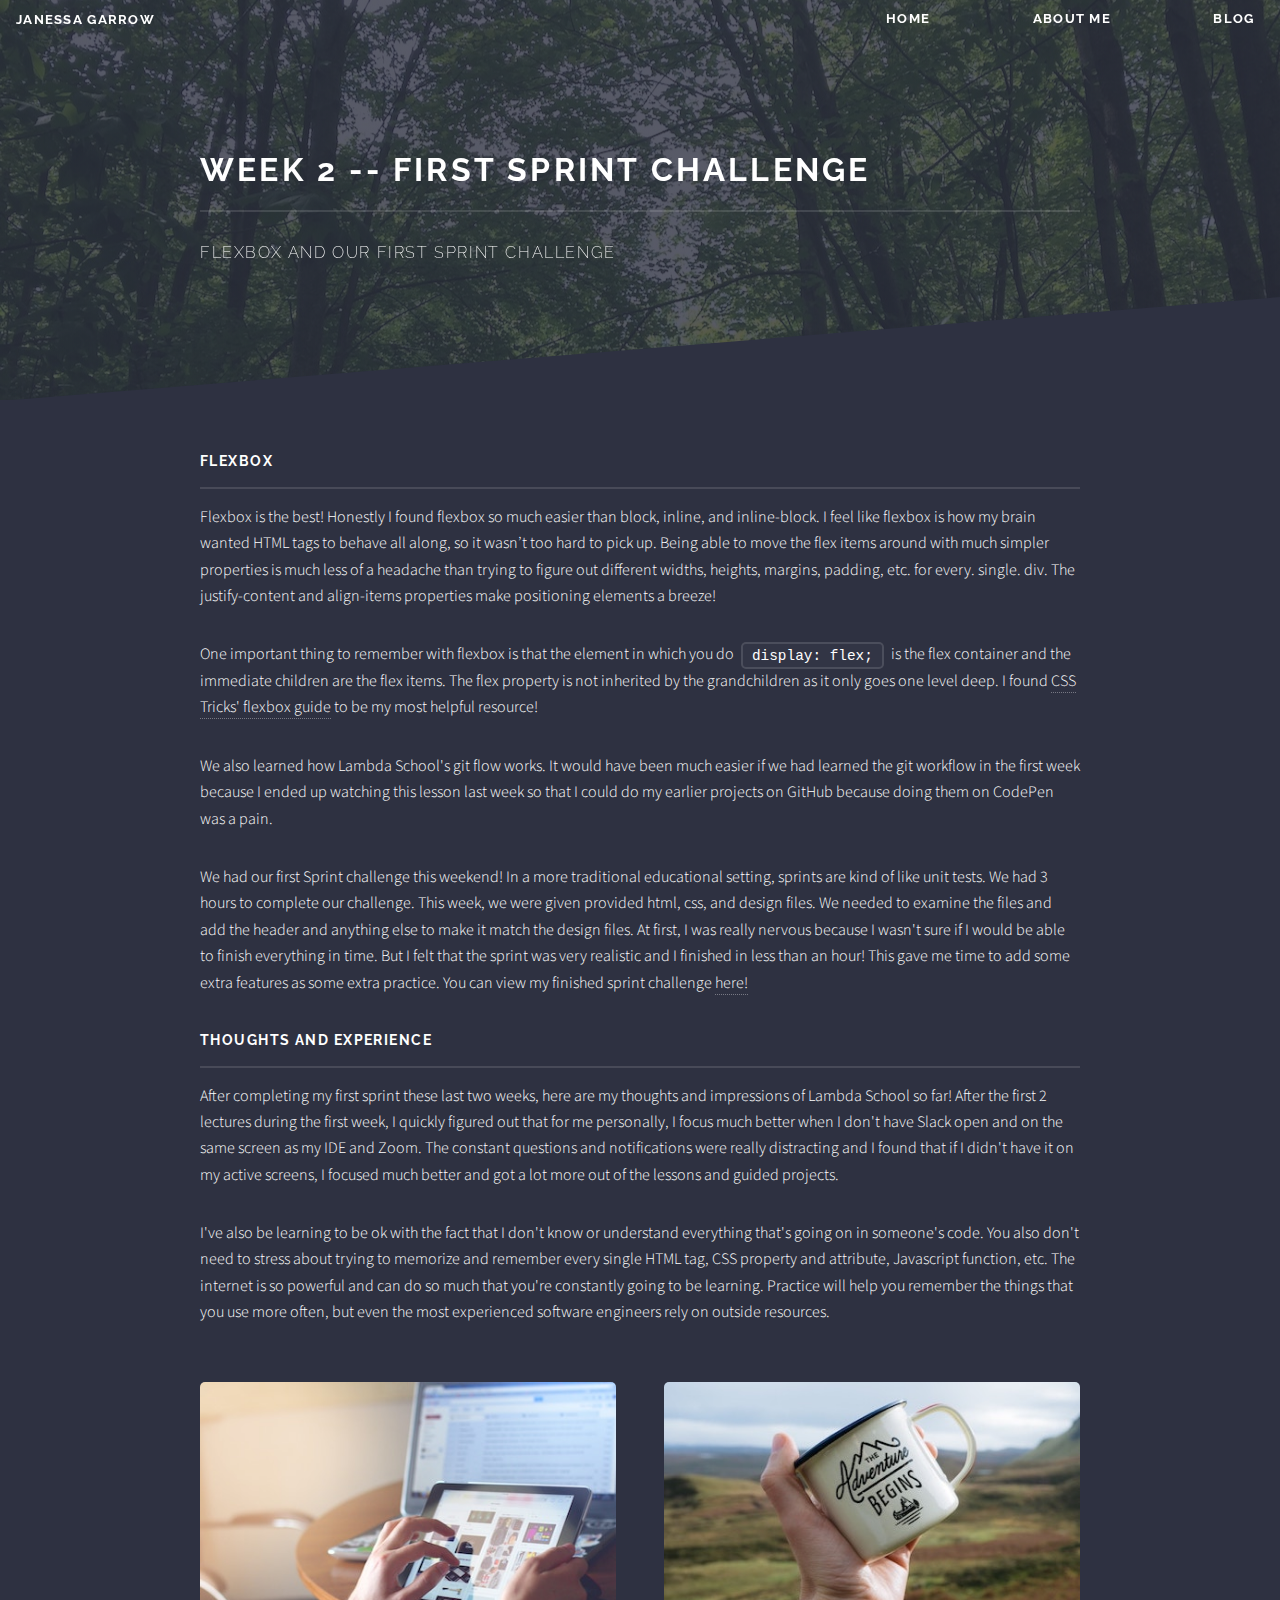
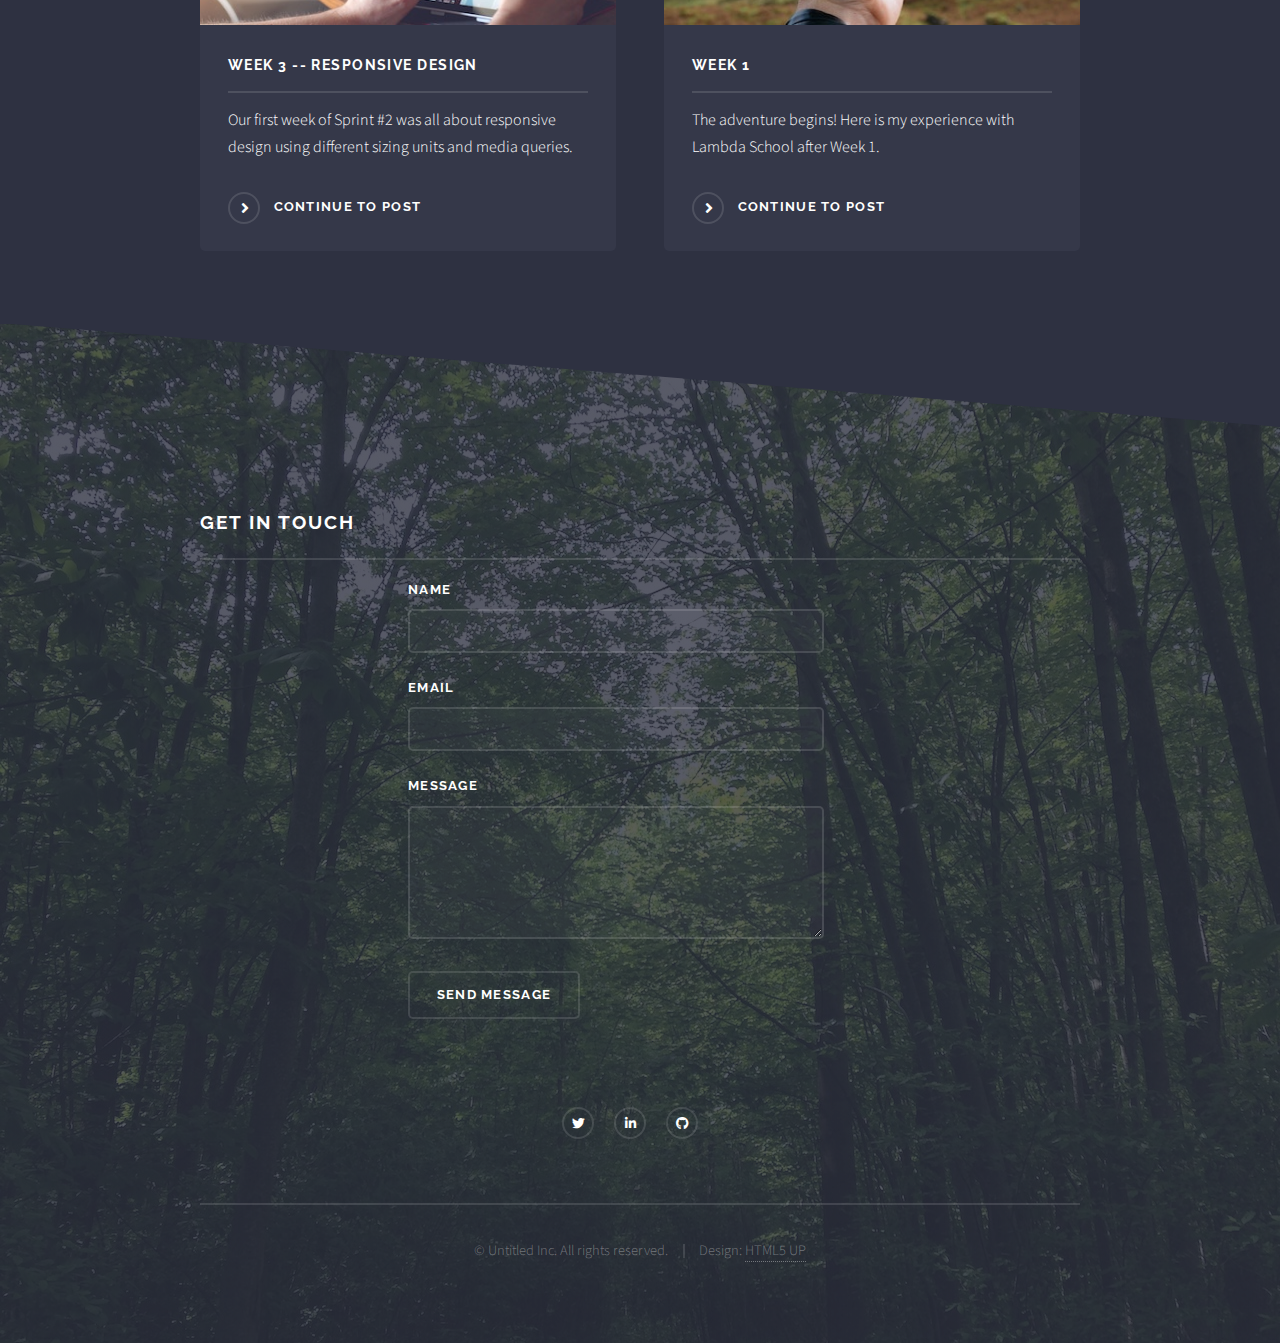
<file: blog_week2_post.html>
<!DOCTYPE HTML>
<!--
	Solid State by HTML5 UP
	html5up.net | @ajlkn
	Free for personal and commercial use under the CCA 3.0 license (html5up.net/license)
-->
<html>
	<head>
		<title>Week 2 -- First Sprint Challenge - Janessa Garrow</title>
		<meta charset="utf-8" />
		<meta name="viewport" content="width=device-width, initial-scale=1, user-scalable=no" />
		<link rel="stylesheet" href="assets/css/main.css" />
		<noscript><link rel="stylesheet" href="assets/css/noscript.css" /></noscript>
	</head>
	<body class="is-preload">

		<!-- Page Wrapper -->
			<div id="page-wrapper">

				<!-- Header -->
				<header id="header" class="alt">
						<h1><a href="index.html">Janessa Garrow</a></h1>
						<input class="menu-btn" type="checkbox" id="menu-btn" />
  						<label class="menu-icon" for="menu-btn">
							<span class="navicon"></span>
						</label>

						<nav class='menu'>
							<a class='nav-item' href="index.html">Home</a>
							<a class='nav-item' href="aboutme.html">About Me</a>
							<a class='nav-item' href="blog_browse_all.html">Blog</a>
							
						</nav>
					</header>

				<!-- Wrapper -->
					<section id="wrapper">
						<header id="banner">
							<div class="inner">
								<h2>Week 2 -- First Sprint Challenge</h2>
								<p>Flexbox and our first Sprint challenge</p>
							</div>
						</header>

						<!-- Content -->
							<div class="wrapper">
								<div class="inner blog">

									<h3 class="major">Flexbox</h3>
                                    <p>Flexbox is the best! Honestly I found flexbox so much easier than block, inline, and inline-block. I feel like flexbox is how my brain wanted HTML tags to behave all along, so it wasn’t too hard to pick up. Being able to move the flex items around with much simpler properties is much less of a headache than trying to figure out different widths, heights, margins, padding, etc. for every. single. div. The justify-content and align-items properties make positioning elements a breeze!</p>
                                    <p>One important thing to remember with flexbox is that the element in which you do <code>display: flex;</code> is the flex container and the immediate children are the flex items. The flex property is not inherited by the grandchildren as it only goes one level deep. I found <a href="https://css-tricks.com/snippets/css/a-guide-to-flexbox/">CSS Tricks' flexbox guide</a> to be my most helpful resource!</p>
                                    <p>We also learned how  Lambda School's git flow works. It would have been much easier if we had learned the git workflow in the first week because I ended up watching this lesson last week so that I could do my earlier projects on GitHub because doing them on CodePen was a pain.</p>
                                    <p>We had our first Sprint challenge this weekend! In a more traditional educational setting, sprints are kind of like unit tests. We had 3 hours to complete our challenge. This week, we were given provided html, css, and design files. We needed to examine the files and add the header and anything else to make it match the design files. At first, I was really nervous because I wasn't sure if I would be able to finish everything in time. But I felt that the sprint was very realistic and I finished in less than an hour! This gave me time to add some extra features as some extra practice. You can view my finished sprint challenge <a href="https://github.com/jgarrow/Sprint-Challenge--User-Interface">here!</a></p>

									<h3 class="major">Thoughts and Experience</h3>
                                    <p>After completing my first sprint these last two weeks, here are my thoughts and impressions of Lambda School so far! After the first 2 lectures during the first week, I quickly figured out that for me personally, I focus much better when I don't have Slack open and on the same screen as my IDE and Zoom. The constant questions and notifications were really distracting and I found that if I didn't have it on my active screens, I focused much better and got a lot more out of the lessons and guided projects.</p>
                                    <p>I've also be learning to be ok with the fact that I don't know or understand everything that's going on in someone's code. You also don't need to stress about trying to memorize and remember every single HTML tag, CSS property and attribute, Javascript function, etc. The internet is so powerful and can do so much that you're constantly going to be learning. Practice will help you remember the things that you use more often, but even the most experienced software engineers rely on outside resources.</p>

									<section class="features">
										<article>
											<a href="blog_week3_post.html" class="image"><img src="images/responsive_blog_img.jpg" alt="Photo by Taras Shypka on Unsplash" /></a>
											<h3 class="major">Week 3 -- Responsive Design</h3>
											<p>Our first week of Sprint #2 was all about responsive design using different sizing units and media queries.</p>
											<a href="blog_week3_post.html" class="special">Continue to post</a>
										</article>
										<article>
											<a href="blog_week1_post.html" class="image"><img src="images/adventure_begins_450x263.jpg" alt="Photo by Simon Migaj on Unsplash" /></a>
											<h3 class="major">Week 1</h3>
											<p>The adventure begins! Here is my experience with Lambda School after Week 1.</p>
											<a href="blog_week1_post.html" class="special">Continue to post</a>
										</article>
									</section>

								</div>
							</div>

					</section>

				<!-- Footer -->
				<section id="footer">
						<div class="inner">
							<h2 class="major">Get in touch</h2>
							<form method="post" action="#">
								<div class="fields">
									<div class="field">
										<label for="name">Name</label>
										<input type="text" name="name" id="name" />
									</div>
									<div class="field">
										<label for="email">Email</label>
										<input type="email" name="email" id="email" />
									</div>
									<div class="field">
										<label for="message">Message</label>
										<textarea name="message" id="message" rows="4"></textarea>
									</div>
								</div>
								<ul class="actions">
									<li><input type="submit" value="Send Message" /></li>
								</ul>
							</form>
							<ul class="contact">
									<li class="icon brands fa-twitter"><a href="https://twitter.com/JanessaGarrow"></a></li>
									<li class="icon brands fab fa-linkedin-in"><a href="https://www.linkedin.com/in/janessa-garrow-b9b760193/"></a></li>
									<li class="icon brands fab fa-github"><a href="https://github.com/jgarrow"></a></li>
							</ul>
							<ul class="copyright">
								<li>&copy; Untitled Inc. All rights reserved.</li><li>Design: <a href="http://html5up.net">HTML5 UP</a></li>
							</ul>
						</div>
					</section>

			</div>

		<!-- Scripts -->
			<script src="assets/js/jquery.min.js"></script>
			<script src="assets/js/jquery.scrollex.min.js"></script>
			<script src="assets/js/browser.min.js"></script>
			<script src="assets/js/breakpoints.min.js"></script>
			<script src="assets/js/util.js"></script>
			<script src="assets/js/main.js"></script>

	</body>
</html>
</file>
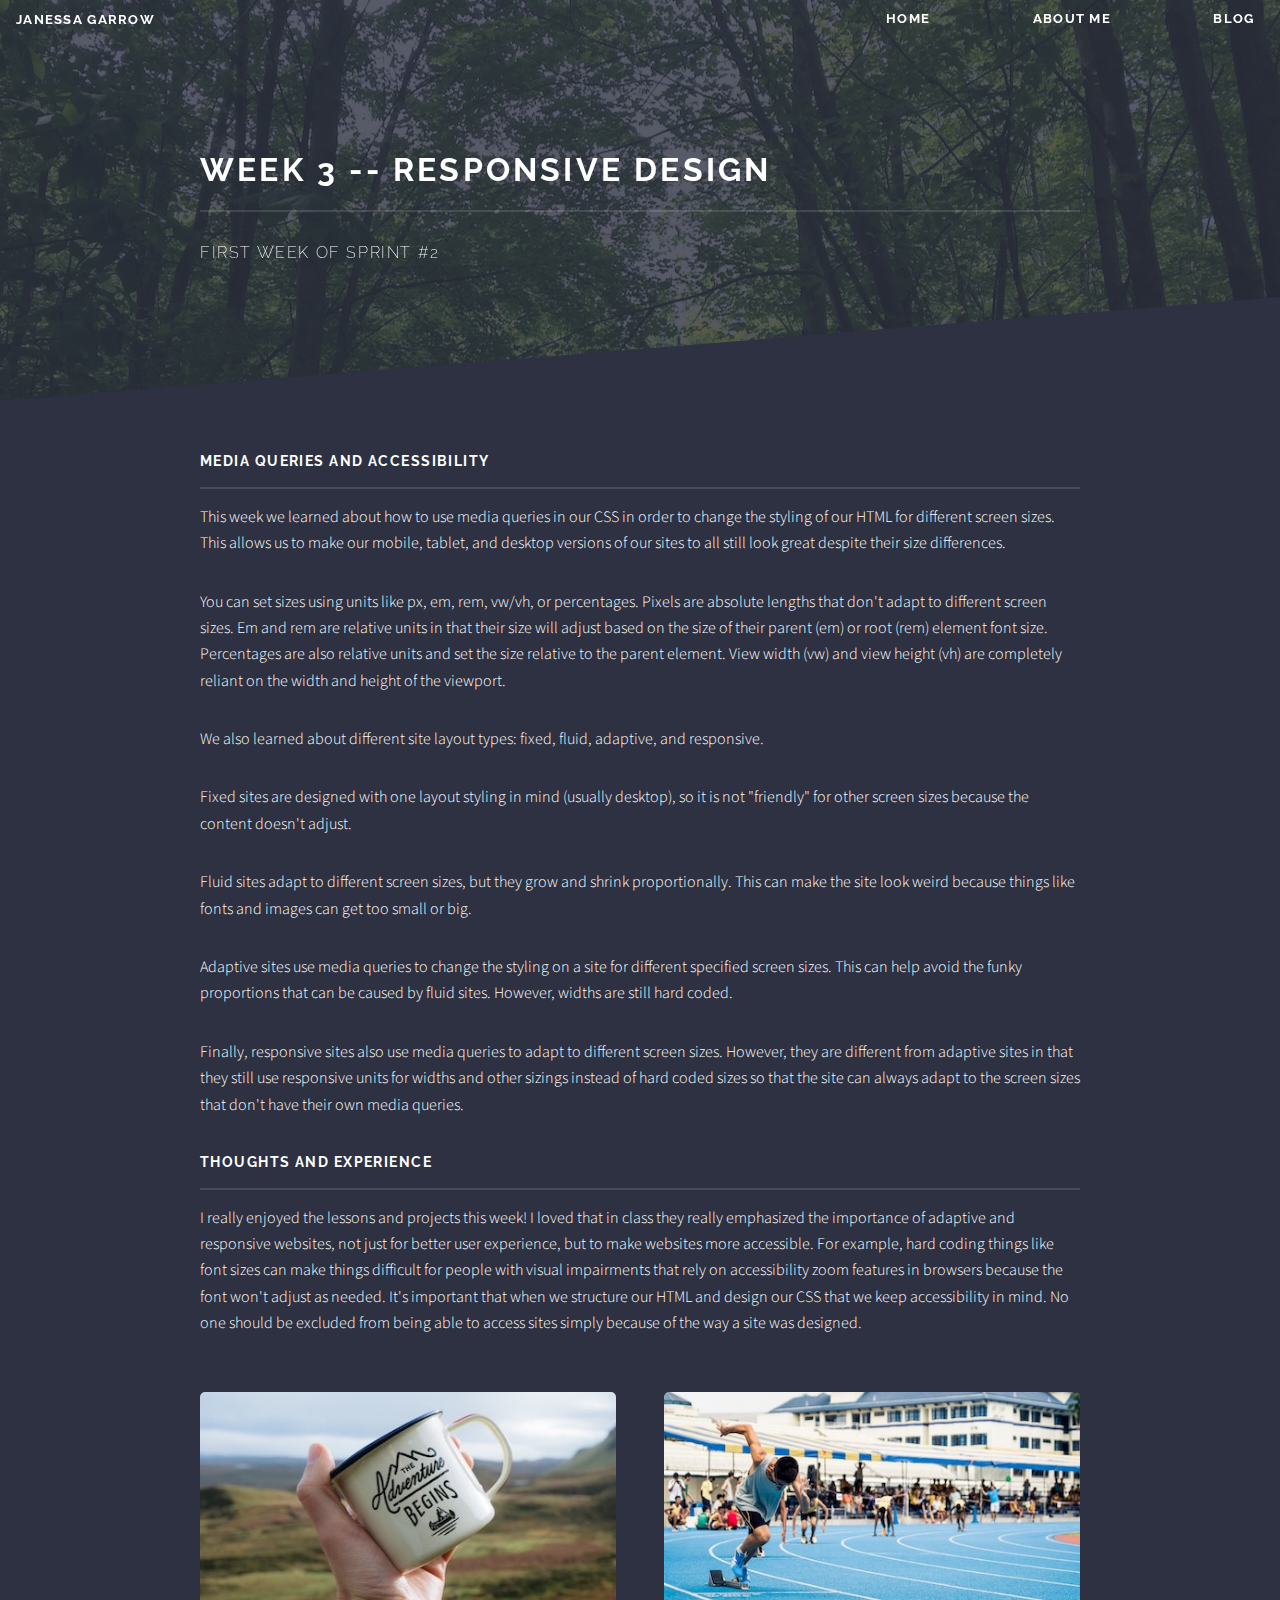
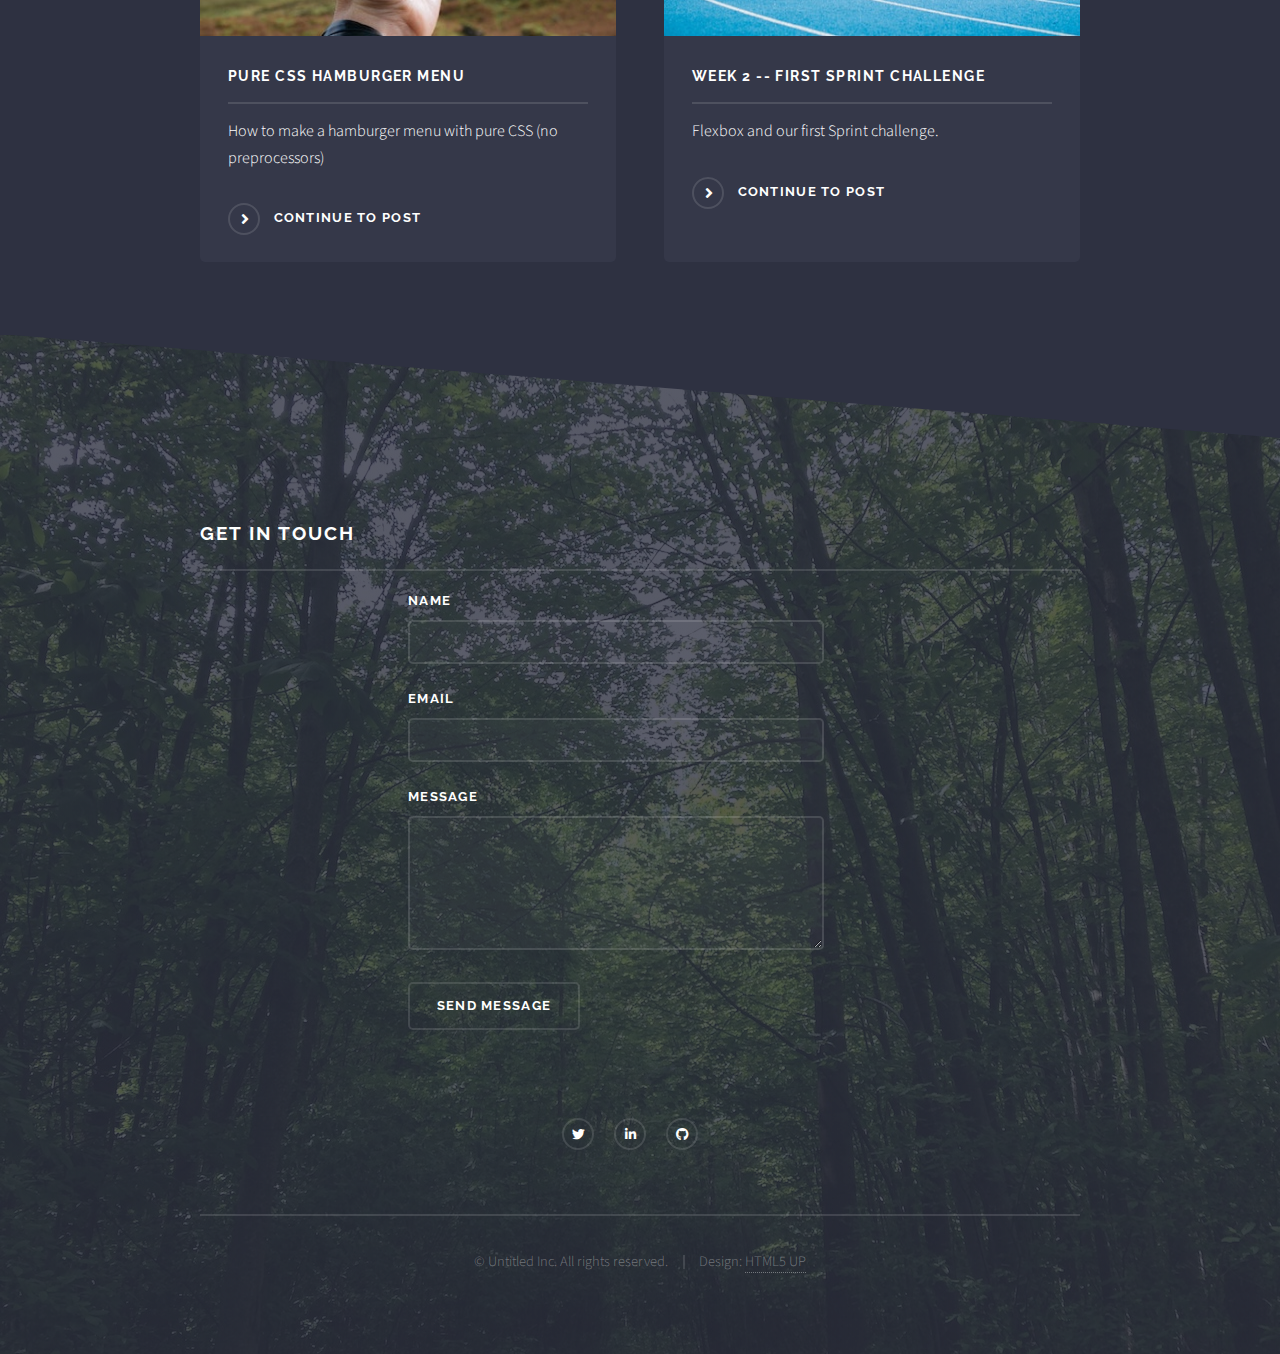
<file: blog_week3_post.html>
<!DOCTYPE HTML>
<!--
	Solid State by HTML5 UP
	html5up.net | @ajlkn
	Free for personal and commercial use under the CCA 3.0 license (html5up.net/license)
-->
<html>
	<head>
		<title>Week 3 -- Responsive Design - Janessa Garrow</title>
		<meta charset="utf-8" />
		<meta name="viewport" content="width=device-width, initial-scale=1, user-scalable=no" />
		<link rel="stylesheet" href="assets/css/main.css" />
		<noscript><link rel="stylesheet" href="assets/css/noscript.css" /></noscript>
	</head>
	<body class="is-preload">

		<!-- Page Wrapper -->
			<div id="page-wrapper">

				<!-- Header -->
				<header id="header" class="alt">
						<h1><a href="index.html">Janessa Garrow</a></h1>
						<input class="menu-btn" type="checkbox" id="menu-btn" />
  						<label class="menu-icon" for="menu-btn">
							<span class="navicon"></span>
						</label>

						<nav class='menu'>
							<a class='nav-item' href="index.html">Home</a>
							<a class='nav-item' href="aboutme.html">About Me</a>
							<a class='nav-item' href="blog_browse_all.html">Blog</a>
							
						</nav>
					</header>

				<!-- Wrapper -->
					<section id="wrapper">
						<header id="banner">
							<div class="inner">
								<h2>Week 3 -- Responsive Design</h2>
								<p>First week of Sprint #2</p>
							</div>
						</header>

						<!-- Content -->
							<div class="wrapper">
								<div class="inner blog">

									<h3 class="major">Media Queries and Accessibility</h3>
									<p>This week we learned about how to use media queries in our CSS in order to change the styling of our HTML for different screen sizes. This allows us to make our mobile, tablet, and desktop versions of our sites to all still look great despite their size differences.</p>
									<p>You can set sizes using units like px, em, rem, vw/vh, or percentages. Pixels are absolute lengths that don't adapt to different screen sizes. Em and rem are relative units in that their size will adjust based on the size of their parent (em) or root (rem) element font size. Percentages are also relative units and set the size relative to the parent element. View width (vw) and view height (vh) are completely reliant on the width and height of the viewport.</p>

									<p>We also learned about different site layout types: fixed, fluid, adaptive, and responsive.</p>
									<p>Fixed sites are designed with one layout styling in mind (usually desktop), so it is not "friendly" for other screen sizes because the content doesn't adjust.</p>
									<p>Fluid sites adapt to different screen sizes, but they grow and shrink proportionally. This can make the site look weird because things like fonts and images can get too small or big.</p>
									<p>Adaptive sites use media queries to change the styling on a site for different specified screen sizes. This can help avoid the funky proportions that can be caused by fluid sites. However, widths are still hard coded.</p>
									<p>Finally, responsive sites also use media queries to adapt to different screen sizes. However, they are different from adaptive sites in that they still use responsive units for widths and other sizings instead of hard coded sizes so that the site can always adapt to the screen sizes that don't have their own media queries.</p>

									<h3 class="major">Thoughts and Experience</h3>
									<p>I really enjoyed the lessons and projects this week! I loved that in class they really emphasized the importance of adaptive and responsive websites, not just for better user experience, but to make websites more accessible. For example, hard coding things like font sizes can make things difficult for people with visual impairments that rely on accessibility zoom features in browsers because the font won't adjust as needed. It's important that when we structure our HTML and design our CSS that we keep accessibility in mind. No one should be excluded from being able to access sites simply because of the way a site was designed.</p>

									<section class="features">
										<article>
											<a href="blog_css_hamburger_menu.html" class="image"><img src="images/adventure_begins_450x263.jpg" alt="Photo by Simon Migaj on Unsplash" /></a>
											<h3 class="major">Pure CSS Hamburger Menu</h3>
											<p>How to make a hamburger menu with pure CSS (no preprocessors)</p>
											<a href="blog_css_hamburger_menu.html" class="special">Continue to post</a>
										</article>
										<article>
											<a href="blog_week2_post.html" class="image"><img src="images/sprint_race.jpg" alt="Photo by Goh Rhy Yan on Unsplash" /></a>
											<h3 class="major">Week 2 -- First Sprint Challenge</h3>
											<p>Flexbox and our first Sprint challenge.</p>
											<a href="blog_week2_post.html" class="special">Continue to post</a>
										</article>
									</section>

								</div>
							</div>

					</section>

				<!-- Footer -->
				<section id="footer">
						<div class="inner">
							<h2 class="major">Get in touch</h2>
							<form method="post" action="#">
								<div class="fields">
									<div class="field">
										<label for="name">Name</label>
										<input type="text" name="name" id="name" />
									</div>
									<div class="field">
										<label for="email">Email</label>
										<input type="email" name="email" id="email" />
									</div>
									<div class="field">
										<label for="message">Message</label>
										<textarea name="message" id="message" rows="4"></textarea>
									</div>
								</div>
								<ul class="actions">
									<li><input type="submit" value="Send Message" /></li>
								</ul>
							</form>
							<ul class="contact">
									<li class="icon brands fa-twitter"><a href="https://twitter.com/JanessaGarrow"></a></li>
									<li class="icon brands fab fa-linkedin-in"><a href="https://www.linkedin.com/in/janessa-garrow-b9b760193/"></a></li>
									<li class="icon brands fab fa-github"><a href="https://github.com/jgarrow"></a></li>
							</ul>
							<ul class="copyright">
								<li>&copy; Untitled Inc. All rights reserved.</li><li>Design: <a href="http://html5up.net">HTML5 UP</a></li>
							</ul>
						</div>
					</section>

			</div>

		<!-- Scripts -->
			<script src="assets/js/jquery.min.js"></script>
			<script src="assets/js/jquery.scrollex.min.js"></script>
			<script src="assets/js/browser.min.js"></script>
			<script src="assets/js/breakpoints.min.js"></script>
			<script src="assets/js/util.js"></script>
			<script src="assets/js/main.js"></script>

	</body>
</html>
</file>
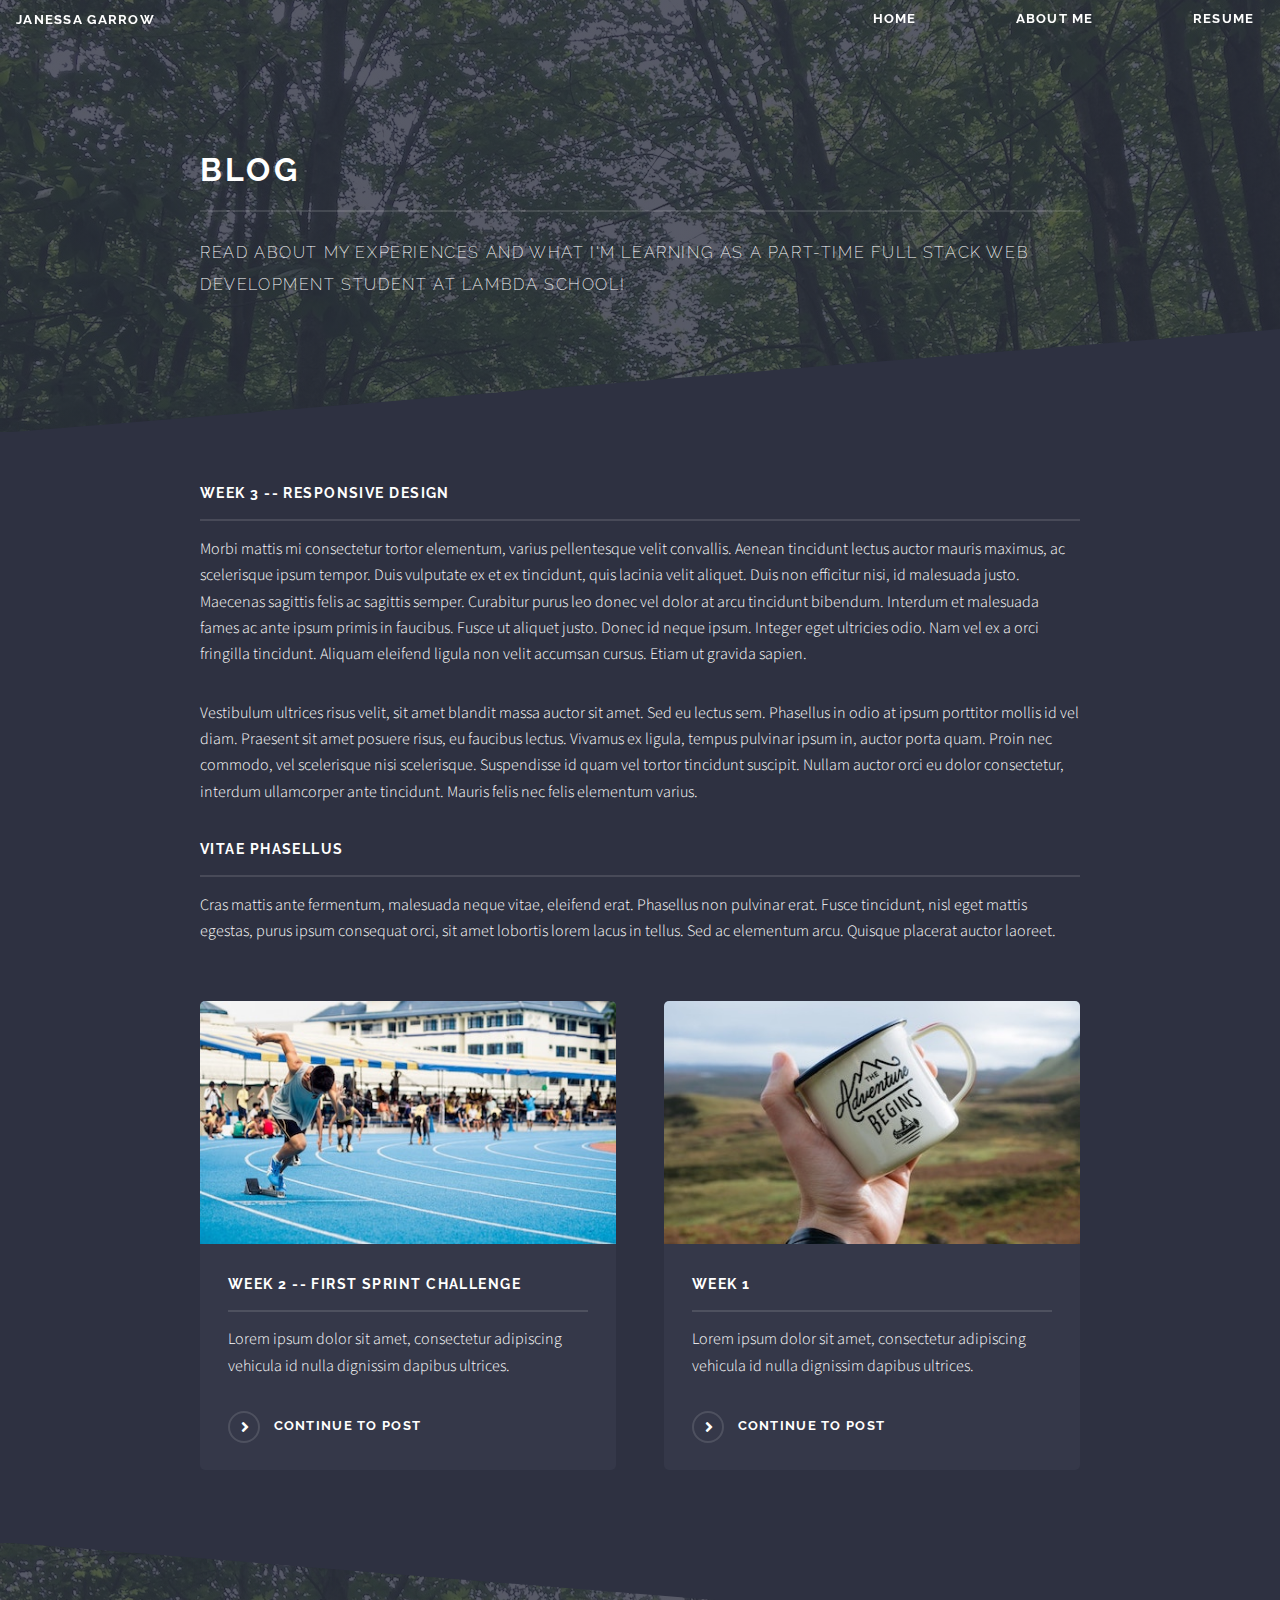
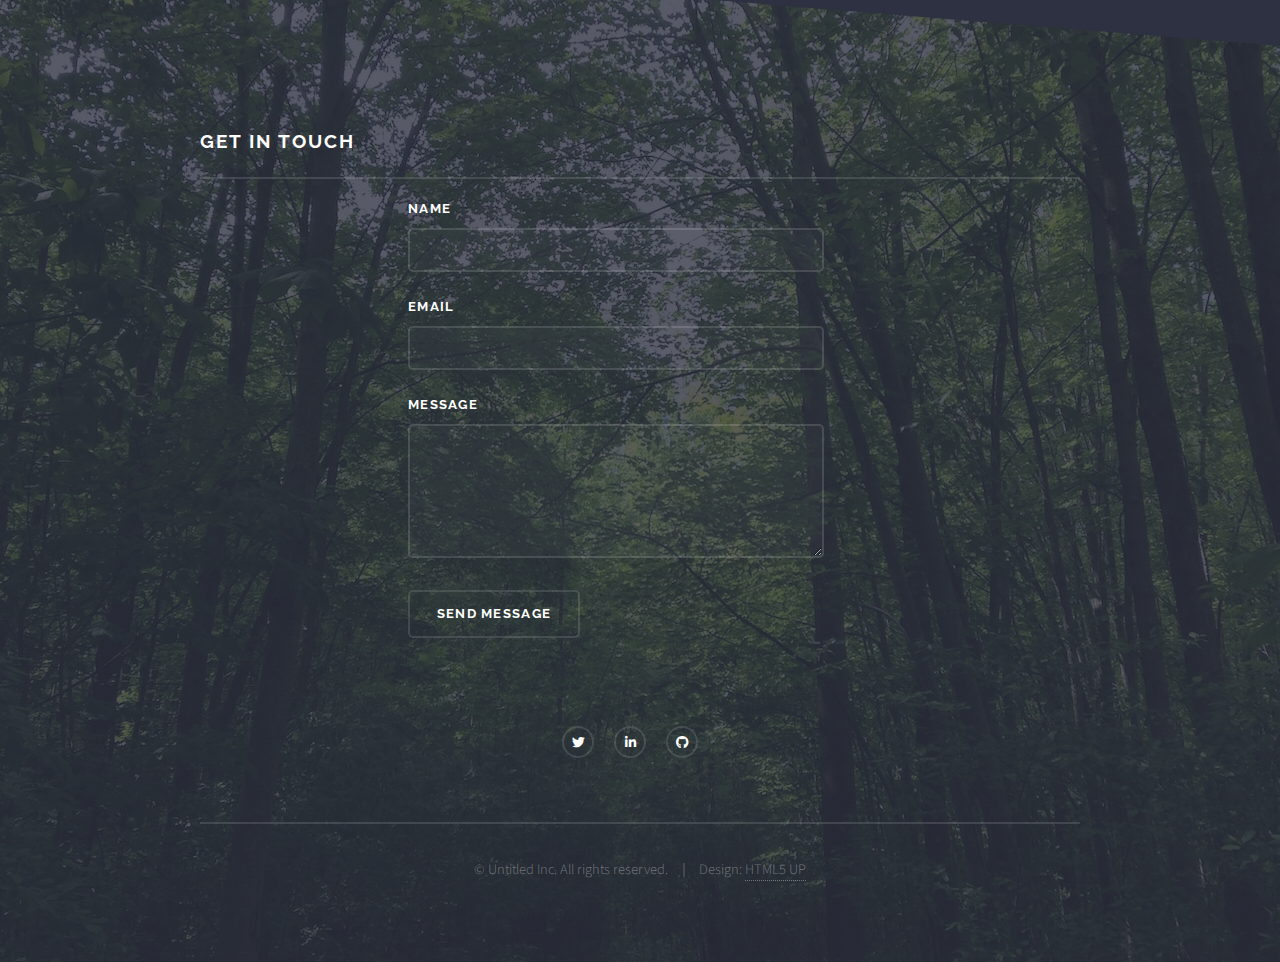
<file: Portfolio/blog.html>
<!DOCTYPE HTML>
<!--
	Solid State by HTML5 UP
	html5up.net | @ajlkn
	Free for personal and commercial use under the CCA 3.0 license (html5up.net/license)
-->
<html>
	<head>
		<title>Blog - Janessa Garrow</title>
		<meta charset="utf-8" />
		<meta name="viewport" content="width=device-width, initial-scale=1, user-scalable=no" />
		<link rel="stylesheet" href="assets/css/main.css" />
		<noscript><link rel="stylesheet" href="assets/css/noscript.css" /></noscript>
	</head>
	<body class="is-preload">

		<!-- Page Wrapper -->
			<div id="page-wrapper">

				<!-- Header -->
				<header id="header" class="alt">
						<h1><a href="index.html">Janessa Garrow</a></h1>
						<input class="menu-btn" type="checkbox" id="menu-btn" />
  						<label class="menu-icon" for="menu-btn">
							<span class="navicon"></span>
						</label>

						<nav class='menu'>
								<a class='nav-item' href="index.html">Home</a>
							<a class='nav-item' href="aboutme.html">About Me</a>
							<a class='nav-item' href="#">Resume</a>
						</nav>
					</header>

				<!-- Wrapper -->
					<section id="wrapper">
						<header>
							<div class="inner">
								<h2>Blog</h2>
								<p>Read about my experiences and what I'm learning as a part-time full stack web development student at Lambda School!</p>
							</div>
						</header>

						<!-- Content -->
							<div class="wrapper">
								<div class="inner">

									<h3 class="major">Week 3 -- Responsive Design</h3>
									<p>Morbi mattis mi consectetur tortor elementum, varius pellentesque velit convallis. Aenean tincidunt lectus auctor mauris maximus, ac scelerisque ipsum tempor. Duis vulputate ex et ex tincidunt, quis lacinia velit aliquet. Duis non efficitur nisi, id malesuada justo. Maecenas sagittis felis ac sagittis semper. Curabitur purus leo donec vel dolor at arcu tincidunt bibendum. Interdum et malesuada fames ac ante ipsum primis in faucibus. Fusce ut aliquet justo. Donec id neque ipsum. Integer eget ultricies odio. Nam vel ex a orci fringilla tincidunt. Aliquam eleifend ligula non velit accumsan cursus. Etiam ut gravida sapien.</p>

									<p>Vestibulum ultrices risus velit, sit amet blandit massa auctor sit amet. Sed eu lectus sem. Phasellus in odio at ipsum porttitor mollis id vel diam. Praesent sit amet posuere risus, eu faucibus lectus. Vivamus ex ligula, tempus pulvinar ipsum in, auctor porta quam. Proin nec commodo, vel scelerisque nisi scelerisque. Suspendisse id quam vel tortor tincidunt suscipit. Nullam auctor orci eu dolor consectetur, interdum ullamcorper ante tincidunt. Mauris felis nec felis elementum varius.</p>

									<h3 class="major">Vitae phasellus</h3>
									<p>Cras mattis ante fermentum, malesuada neque vitae, eleifend erat. Phasellus non pulvinar erat. Fusce tincidunt, nisl eget mattis egestas, purus ipsum consequat orci, sit amet lobortis lorem lacus in tellus. Sed ac elementum arcu. Quisque placerat auctor laoreet.</p>

									<section class="features">
										<article>
											<a href="#" class="image"><img src="images/sprint_race.jpg" alt="Photo by Goh Rhy Yan on Unsplash" /></a>
											<h3 class="major">Week 2 -- First Sprint Challenge</h3>
											<p>Lorem ipsum dolor sit amet, consectetur adipiscing vehicula id nulla dignissim dapibus ultrices.</p>
											<a href="#" class="special">Continue to post</a>
										</article>
										<article>
											<a href="#" class="image"><img src="images/adventure_begins_450x263.jpg" alt="Photo by Simon Migaj on Unsplash" /></a>
											<h3 class="major">Week 1</h3>
											<p>Lorem ipsum dolor sit amet, consectetur adipiscing vehicula id nulla dignissim dapibus ultrices.</p>
											<a href="#" class="special">Continue to post</a>
										</article>
									</section>

								</div>
							</div>

					</section>

				<!-- Footer -->
				<section id="footer">
						<div class="inner">
							<h2 class="major">Get in touch</h2>
							<form method="post" action="#">
								<div class="fields">
									<div class="field">
										<label for="name">Name</label>
										<input type="text" name="name" id="name" />
									</div>
									<div class="field">
										<label for="email">Email</label>
										<input type="email" name="email" id="email" />
									</div>
									<div class="field">
										<label for="message">Message</label>
										<textarea name="message" id="message" rows="4"></textarea>
									</div>
								</div>
								<ul class="actions">
									<li><input type="submit" value="Send Message" /></li>
								</ul>
							</form>
							<ul class="contact">
									<li class="icon brands fa-twitter"><a href="https://twitter.com/JanessaGarrow"></a></li>
									<li class="icon brands fab fa-linkedin-in"><a href="https://www.linkedin.com/in/janessa-garrow-b9b760193/"></a></li>
									<li class="icon brands fab fa-github"><a href="https://github.com/jgarrow"></a></li>
							</ul>
							<ul class="copyright">
								<li>&copy; Untitled Inc. All rights reserved.</li><li>Design: <a href="http://html5up.net">HTML5 UP</a></li>
							</ul>
						</div>
					</section>

			</div>

		<!-- Scripts -->
			<script src="assets/js/jquery.min.js"></script>
			<script src="assets/js/jquery.scrollex.min.js"></script>
			<script src="assets/js/browser.min.js"></script>
			<script src="assets/js/breakpoints.min.js"></script>
			<script src="assets/js/util.js"></script>
			<script src="assets/js/main.js"></script>

	</body>
</html>
</file>
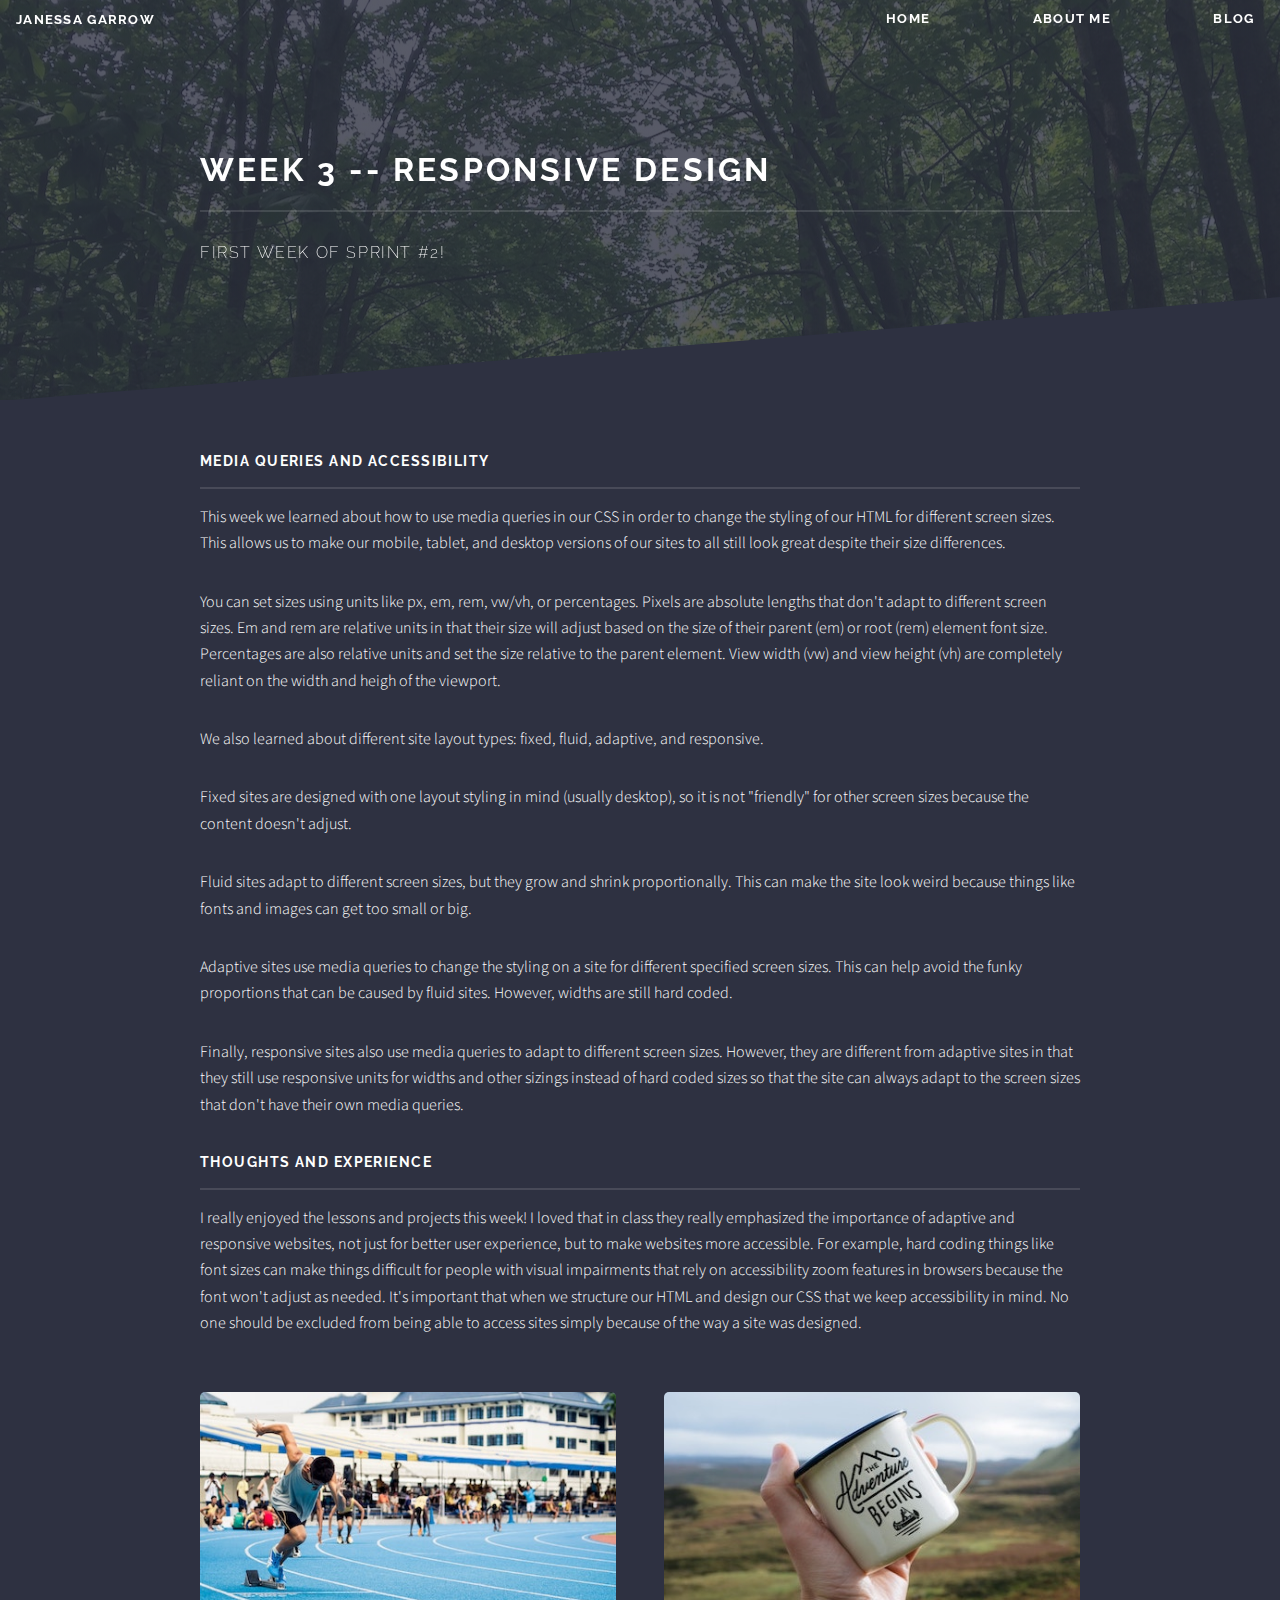
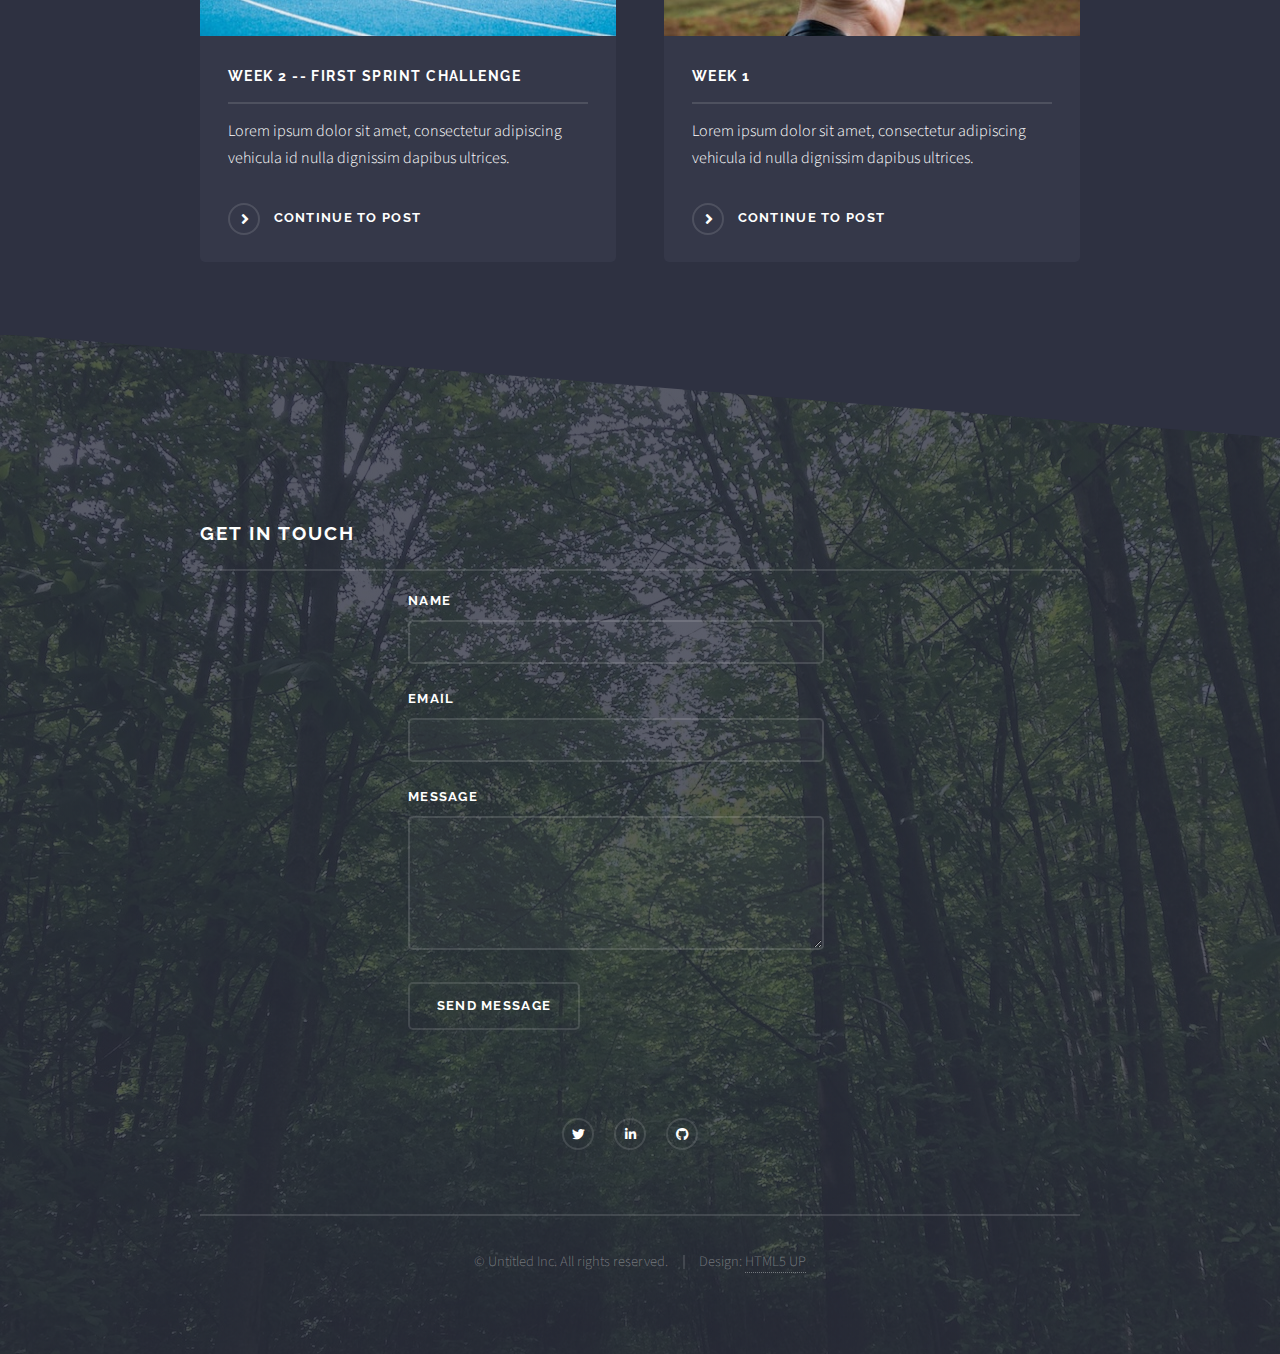
<file: Portfolio/blog_week3_post.html>
<!DOCTYPE HTML>
<!--
	Solid State by HTML5 UP
	html5up.net | @ajlkn
	Free for personal and commercial use under the CCA 3.0 license (html5up.net/license)
-->
<html>
	<head>
		<title>Week 3 -- Responsive Design - Janessa Garrow</title>
		<meta charset="utf-8" />
		<meta name="viewport" content="width=device-width, initial-scale=1, user-scalable=no" />
		<link rel="stylesheet" href="assets/css/main.css" />
		<noscript><link rel="stylesheet" href="assets/css/noscript.css" /></noscript>
	</head>
	<body class="is-preload">

		<!-- Page Wrapper -->
			<div id="page-wrapper">

				<!-- Header -->
				<header id="header" class="alt">
						<h1><a href="index.html">Janessa Garrow</a></h1>
						<input class="menu-btn" type="checkbox" id="menu-btn" />
  						<label class="menu-icon" for="menu-btn">
							<span class="navicon"></span>
						</label>

						<nav class='menu'>
							<a class='nav-item' href="index.html">Home</a>
							<a class='nav-item' href="aboutme.html">About Me</a>
							<a class='nav-item' href="blog_browse_all.html">Blog</a>
							
						</nav>
					</header>

				<!-- Wrapper -->
					<section id="wrapper">
						<header id="banner">
							<div class="inner">
								<h2>Week 3 -- Responsive Design</h2>
								<p>First week of Sprint #2!</p>
							</div>
						</header>

						<!-- Content -->
							<div class="wrapper">
								<div class="inner blog">

									<h3 class="major">Media Queries and Accessibility</h3>
									<p>This week we learned about how to use media queries in our CSS in order to change the styling of our HTML for different screen sizes. This allows us to make our mobile, tablet, and desktop versions of our sites to all still look great despite their size differences.</p>
									<p>You can set sizes using units like px, em, rem, vw/vh, or percentages. Pixels are absolute lengths that don't adapt to different screen sizes. Em and rem are relative units in that their size will adjust based on the size of their parent (em) or root (rem) element font size. Percentages are also relative units and set the size relative to the parent element. View width (vw) and view height (vh) are completely reliant on the width and heigh of the viewport.</p>

									<p>We also learned about different site layout types: fixed, fluid, adaptive, and responsive.</p>
									<p>Fixed sites are designed with one layout styling in mind (usually desktop), so it is not "friendly" for other screen sizes because the content doesn't adjust.</p>
									<p>Fluid sites adapt to different screen sizes, but they grow and shrink proportionally. This can make the site look weird because things like fonts and images can get too small or big.</p>
									<p>Adaptive sites use media queries to change the styling on a site for different specified screen sizes. This can help avoid the funky proportions that can be caused by fluid sites. However, widths are still hard coded.</p>
									<p>Finally, responsive sites also use media queries to adapt to different screen sizes. However, they are different from adaptive sites in that they still use responsive units for widths and other sizings instead of hard coded sizes so that the site can always adapt to the screen sizes that don't have their own media queries.</p>

									<h3 class="major">Thoughts and Experience</h3>
									<p>I really enjoyed the lessons and projects this week! I loved that in class they really emphasized the importance of adaptive and responsive websites, not just for better user experience, but to make websites more accessible. For example, hard coding things like font sizes can make things difficult for people with visual impairments that rely on accessibility zoom features in browsers because the font won't adjust as needed. It's important that when we structure our HTML and design our CSS that we keep accessibility in mind. No one should be excluded from being able to access sites simply because of the way a site was designed.</p>

									<section class="features">
										<article>
											<a href="#" class="image"><img src="images/sprint_race.jpg" alt="Photo by Goh Rhy Yan on Unsplash" /></a>
											<h3 class="major">Week 2 -- First Sprint Challenge</h3>
											<p>Lorem ipsum dolor sit amet, consectetur adipiscing vehicula id nulla dignissim dapibus ultrices.</p>
											<a href="#" class="special">Continue to post</a>
										</article>
										<article>
											<a href="#" class="image"><img src="images/adventure_begins_450x263.jpg" alt="Photo by Simon Migaj on Unsplash" /></a>
											<h3 class="major">Week 1</h3>
											<p>Lorem ipsum dolor sit amet, consectetur adipiscing vehicula id nulla dignissim dapibus ultrices.</p>
											<a href="#" class="special">Continue to post</a>
										</article>
									</section>

								</div>
							</div>

					</section>

				<!-- Footer -->
				<section id="footer">
						<div class="inner">
							<h2 class="major">Get in touch</h2>
							<form method="post" action="#">
								<div class="fields">
									<div class="field">
										<label for="name">Name</label>
										<input type="text" name="name" id="name" />
									</div>
									<div class="field">
										<label for="email">Email</label>
										<input type="email" name="email" id="email" />
									</div>
									<div class="field">
										<label for="message">Message</label>
										<textarea name="message" id="message" rows="4"></textarea>
									</div>
								</div>
								<ul class="actions">
									<li><input type="submit" value="Send Message" /></li>
								</ul>
							</form>
							<ul class="contact">
									<li class="icon brands fa-twitter"><a href="https://twitter.com/JanessaGarrow"></a></li>
									<li class="icon brands fab fa-linkedin-in"><a href="https://www.linkedin.com/in/janessa-garrow-b9b760193/"></a></li>
									<li class="icon brands fab fa-github"><a href="https://github.com/jgarrow"></a></li>
							</ul>
							<ul class="copyright">
								<li>&copy; Untitled Inc. All rights reserved.</li><li>Design: <a href="http://html5up.net">HTML5 UP</a></li>
							</ul>
						</div>
					</section>

			</div>

		<!-- Scripts -->
			<script src="assets/js/jquery.min.js"></script>
			<script src="assets/js/jquery.scrollex.min.js"></script>
			<script src="assets/js/browser.min.js"></script>
			<script src="assets/js/breakpoints.min.js"></script>
			<script src="assets/js/util.js"></script>
			<script src="assets/js/main.js"></script>

	</body>
</html>
</file>
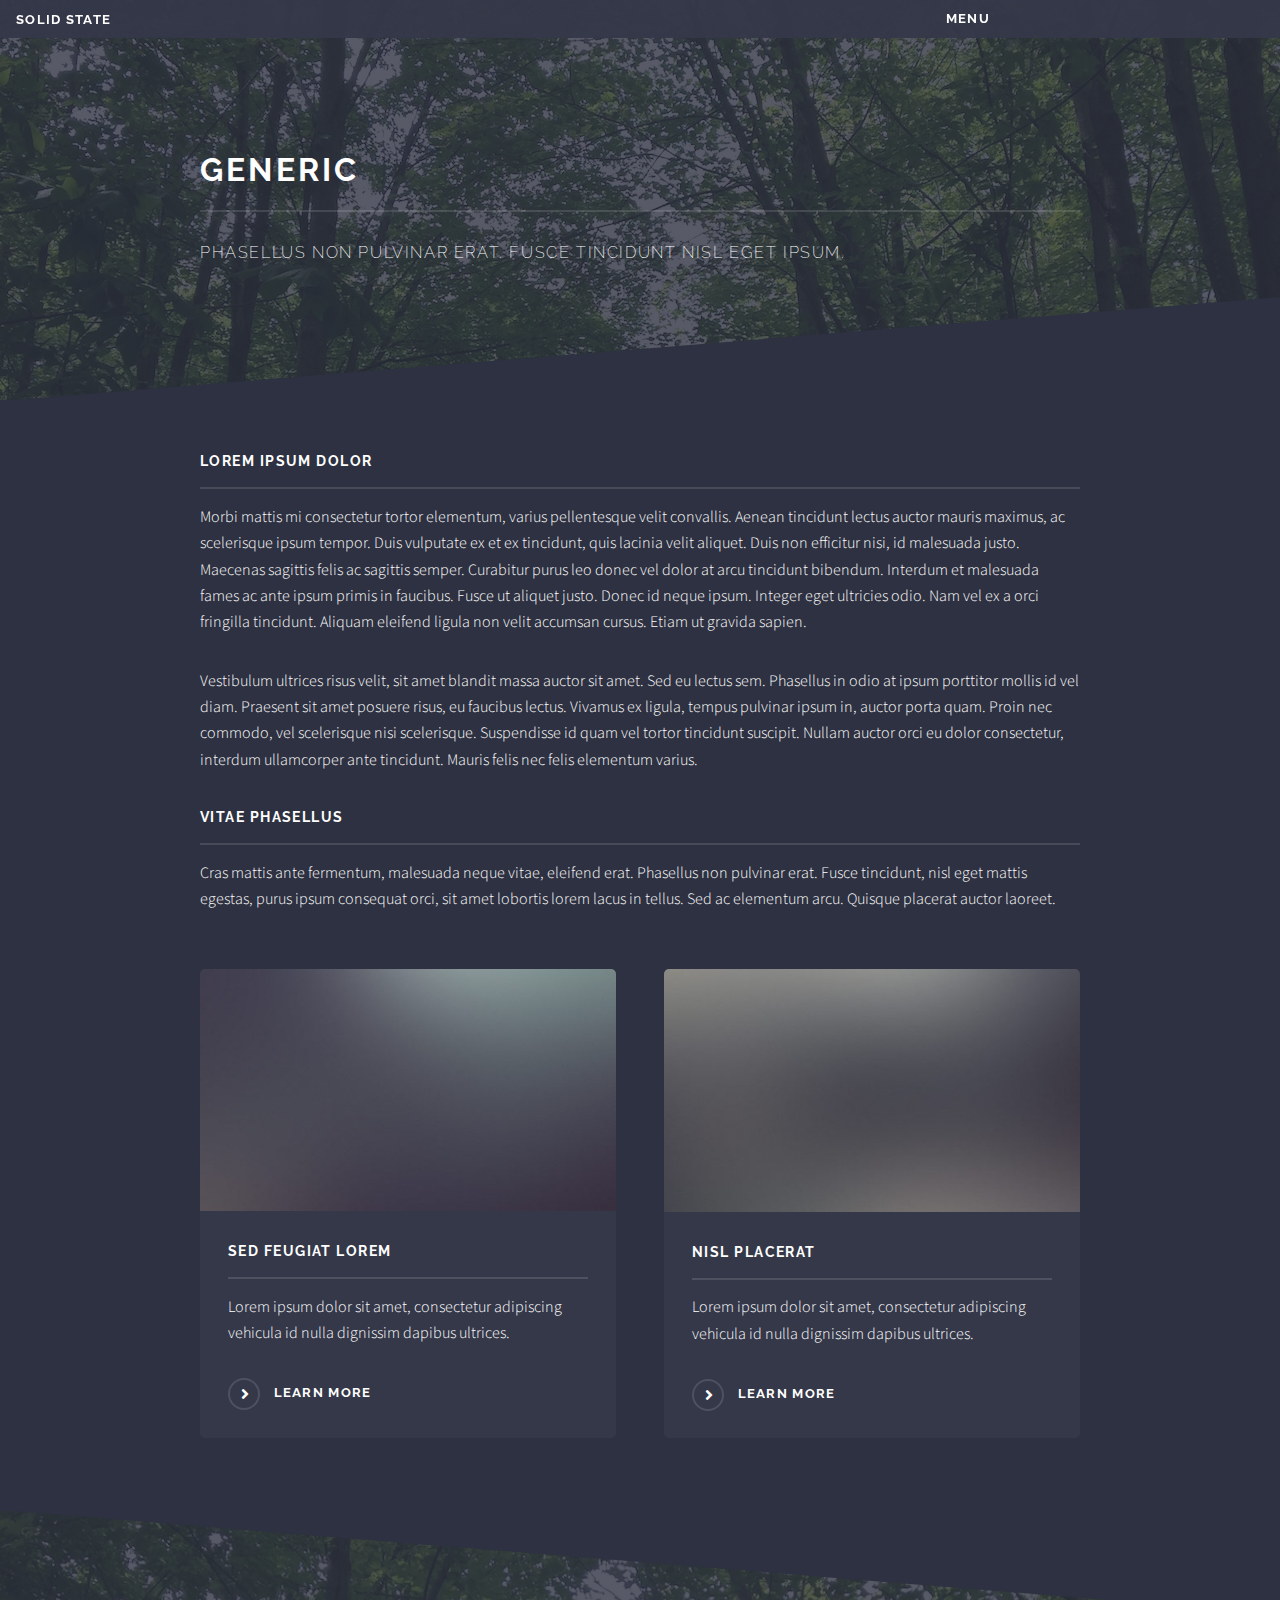
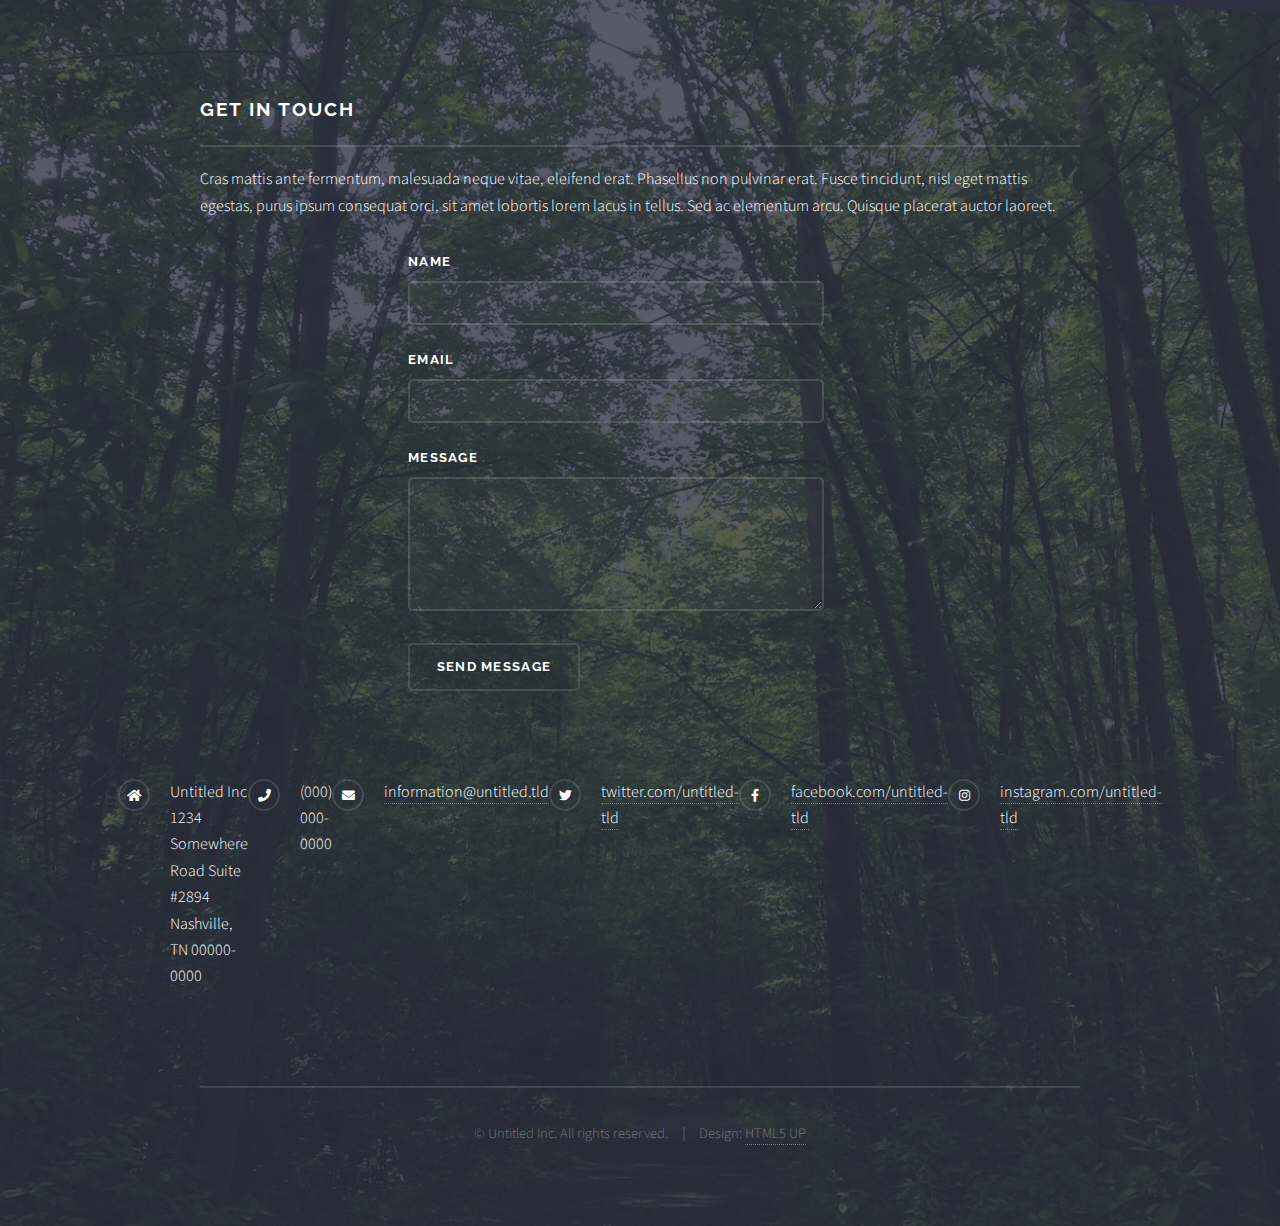
<file: Portfolio/generic.html>
<!DOCTYPE HTML>
<!--
	Solid State by HTML5 UP
	html5up.net | @ajlkn
	Free for personal and commercial use under the CCA 3.0 license (html5up.net/license)
-->
<html>
	<head>
		<title>Generic - Solid State by HTML5 UP</title>
		<meta charset="utf-8" />
		<meta name="viewport" content="width=device-width, initial-scale=1, user-scalable=no" />
		<link rel="stylesheet" href="assets/css/main.css" />
		<noscript><link rel="stylesheet" href="assets/css/noscript.css" /></noscript>
	</head>
	<body class="is-preload">

		<!-- Page Wrapper -->
			<div id="page-wrapper">

				<!-- Header -->
					<header id="header">
						<h1><a href="index.html">Solid State</a></h1>
						<nav>
							<a href="#menu">Menu</a>
						</nav>
					</header>

				<!-- Menu -->
					<nav id="menu">
						<div class="inner">
							<h2>Menu</h2>
							<ul class="links">
								<li><a href="index.html">Home</a></li>
								<li><a href="generic.html">Generic</a></li>
								<li><a href="elements.html">Elements</a></li>
								<li><a href="#">Log In</a></li>
								<li><a href="#">Sign Up</a></li>
							</ul>
							<a href="#" class="close">Close</a>
						</div>
					</nav>

				<!-- Wrapper -->
					<section id="wrapper">
						<header>
							<div class="inner">
								<h2>Generic</h2>
								<p>Phasellus non pulvinar erat. Fusce tincidunt nisl eget ipsum.</p>
							</div>
						</header>

						<!-- Content -->
							<div class="wrapper">
								<div class="inner">

									<h3 class="major">Lorem ipsum dolor</h3>
									<p>Morbi mattis mi consectetur tortor elementum, varius pellentesque velit convallis. Aenean tincidunt lectus auctor mauris maximus, ac scelerisque ipsum tempor. Duis vulputate ex et ex tincidunt, quis lacinia velit aliquet. Duis non efficitur nisi, id malesuada justo. Maecenas sagittis felis ac sagittis semper. Curabitur purus leo donec vel dolor at arcu tincidunt bibendum. Interdum et malesuada fames ac ante ipsum primis in faucibus. Fusce ut aliquet justo. Donec id neque ipsum. Integer eget ultricies odio. Nam vel ex a orci fringilla tincidunt. Aliquam eleifend ligula non velit accumsan cursus. Etiam ut gravida sapien.</p>

									<p>Vestibulum ultrices risus velit, sit amet blandit massa auctor sit amet. Sed eu lectus sem. Phasellus in odio at ipsum porttitor mollis id vel diam. Praesent sit amet posuere risus, eu faucibus lectus. Vivamus ex ligula, tempus pulvinar ipsum in, auctor porta quam. Proin nec commodo, vel scelerisque nisi scelerisque. Suspendisse id quam vel tortor tincidunt suscipit. Nullam auctor orci eu dolor consectetur, interdum ullamcorper ante tincidunt. Mauris felis nec felis elementum varius.</p>

									<h3 class="major">Vitae phasellus</h3>
									<p>Cras mattis ante fermentum, malesuada neque vitae, eleifend erat. Phasellus non pulvinar erat. Fusce tincidunt, nisl eget mattis egestas, purus ipsum consequat orci, sit amet lobortis lorem lacus in tellus. Sed ac elementum arcu. Quisque placerat auctor laoreet.</p>

									<section class="features">
										<article>
											<a href="#" class="image"><img src="images/pic04.jpg" alt="" /></a>
											<h3 class="major">Sed feugiat lorem</h3>
											<p>Lorem ipsum dolor sit amet, consectetur adipiscing vehicula id nulla dignissim dapibus ultrices.</p>
											<a href="#" class="special">Learn more</a>
										</article>
										<article>
											<a href="#" class="image"><img src="images/pic05.jpg" alt="" /></a>
											<h3 class="major">Nisl placerat</h3>
											<p>Lorem ipsum dolor sit amet, consectetur adipiscing vehicula id nulla dignissim dapibus ultrices.</p>
											<a href="#" class="special">Learn more</a>
										</article>
									</section>

								</div>
							</div>

					</section>

				<!-- Footer -->
					<section id="footer">
						<div class="inner">
							<h2 class="major">Get in touch</h2>
							<p>Cras mattis ante fermentum, malesuada neque vitae, eleifend erat. Phasellus non pulvinar erat. Fusce tincidunt, nisl eget mattis egestas, purus ipsum consequat orci, sit amet lobortis lorem lacus in tellus. Sed ac elementum arcu. Quisque placerat auctor laoreet.</p>
							<form method="post" action="#">
								<div class="fields">
									<div class="field">
										<label for="name">Name</label>
										<input type="text" name="name" id="name" />
									</div>
									<div class="field">
										<label for="email">Email</label>
										<input type="email" name="email" id="email" />
									</div>
									<div class="field">
										<label for="message">Message</label>
										<textarea name="message" id="message" rows="4"></textarea>
									</div>
								</div>
								<ul class="actions">
									<li><input type="submit" value="Send Message" /></li>
								</ul>
							</form>
							<ul class="contact">
								<li class="icon solid fa-home">
									Untitled Inc<br />
									1234 Somewhere Road Suite #2894<br />
									Nashville, TN 00000-0000
								</li>
								<li class="icon solid fa-phone">(000) 000-0000</li>
								<li class="icon solid fa-envelope"><a href="#">information@untitled.tld</a></li>
								<li class="icon brands fa-twitter"><a href="#">twitter.com/untitled-tld</a></li>
								<li class="icon brands fa-facebook-f"><a href="#">facebook.com/untitled-tld</a></li>
								<li class="icon brands fa-instagram"><a href="#">instagram.com/untitled-tld</a></li>
							</ul>
							<ul class="copyright">
								<li>&copy; Untitled Inc. All rights reserved.</li><li>Design: <a href="http://html5up.net">HTML5 UP</a></li>
							</ul>
						</div>
					</section>

			</div>

		<!-- Scripts -->
			<script src="assets/js/jquery.min.js"></script>
			<script src="assets/js/jquery.scrollex.min.js"></script>
			<script src="assets/js/browser.min.js"></script>
			<script src="assets/js/breakpoints.min.js"></script>
			<script src="assets/js/util.js"></script>
			<script src="assets/js/main.js"></script>

	</body>
</html>
</file>
<file: assets/css/noscript.css>
/*
	Solid State by HTML5 UP
	html5up.net | @ajlkn
	Free for personal and commercial use under the CCA 3.0 license (html5up.net/license)
*/

/* Banner */

	body.is-preload #banner .logo {
		-moz-transform: none;
		-webkit-transform: none;
		-ms-transform: none;
		transform: none;
		opacity: 1;
	}

	body.is-preload #banner h2 {
		opacity: 1;
		-moz-transform: none;
		-webkit-transform: none;
		-ms-transform: none;
		transform: none;
		-moz-filter: none;
		-webkit-filter: none;
		-ms-filter: none;
		filter: none;
	}

	body.is-preload #banner p {
		opacity: 01;
		-moz-transform: none;
		-webkit-transform: none;
		-ms-transform: none;
		transform: none;
		-moz-filter: none;
		-webkit-filter: none;
		-ms-filter: none;
		filter: none;
	}
</file>
<file: Portfolio/assets/css/noscript.css>
/*
	Solid State by HTML5 UP
	html5up.net | @ajlkn
	Free for personal and commercial use under the CCA 3.0 license (html5up.net/license)
*/

/* Banner */

	body.is-preload #banner .logo {
		-moz-transform: none;
		-webkit-transform: none;
		-ms-transform: none;
		transform: none;
		opacity: 1;
	}

	body.is-preload #banner h2 {
		opacity: 1;
		-moz-transform: none;
		-webkit-transform: none;
		-ms-transform: none;
		transform: none;
		-moz-filter: none;
		-webkit-filter: none;
		-ms-filter: none;
		filter: none;
	}

	body.is-preload #banner p {
		opacity: 01;
		-moz-transform: none;
		-webkit-transform: none;
		-ms-transform: none;
		transform: none;
		-moz-filter: none;
		-webkit-filter: none;
		-ms-filter: none;
		filter: none;
	}
</file>
<file: assets/css/main.css>
@import url(fontawesome-all.min.css);
@import url("https://fonts.googleapis.com/css?family=Raleway:200,700|Source+Sans+Pro:300,600,300italic,600italic");

/*
	Solid State by HTML5 UP
	html5up.net | @ajlkn
	Free for personal and commercial use under the CCA 3.0 license (html5up.net/license)
*/

html, body, div, span, applet, object,
iframe, h1, h2, h3, h4, h5, h6, p, blockquote,
pre, a, abbr, acronym, address, big, cite,
code, del, dfn, em, img, ins, kbd, q, s, samp,
small, strike, strong, sub, sup, tt, var, b,
u, i, center, dl, dt, dd, ol, ul, li, fieldset,
form, label, legend, table, caption, tbody,
tfoot, thead, tr, th, td, article, aside,
canvas, details, embed, figure, figcaption,
footer, header, hgroup, menu, nav, output, ruby,
section, summary, time, mark, audio, video {
	margin: 0;
	padding: 0;
	border: 0;
	font-size: 100%;
	font: inherit;
	vertical-align: baseline;}

article, aside, details, figcaption, figure,
footer, header, hgroup, menu, nav, section {
	display: block;}

body {
	line-height: 1;
}

ol, ul {
	list-style: none;
}

blockquote, q {
	quotes: none;
}

	blockquote:before, blockquote:after, q:before, q:after {
		content: '';
		content: none;
	}

table {
	border-collapse: collapse;
	border-spacing: 0;
}

body {
	-webkit-text-size-adjust: none;
}

mark {
	background-color: transparent;
	color: inherit;
}

input::-moz-focus-inner {
	border: 0;
	padding: 0;
}

input, select, textarea {
	-moz-appearance: none;
	-webkit-appearance: none;
	-ms-appearance: none;
	appearance: none;
}

/* Basic */

	@-ms-viewport {
		width: device-width;
	}

	body {
		-ms-overflow-style: scrollbar;
	}

	@media screen and (max-width: 480px) {

		html, body {
			min-width: 320px;
		}

	}

	html {
		box-sizing: border-box;
	}

	*, *:before, *:after {
		box-sizing: inherit;
	}

	body {
		background-color: #2e3141;
		background-image: linear-gradient(to top, rgba(46, 49, 65, 0.8), rgba(46, 49, 65, 0.8)), url("../../images/sacred-grove-img-1280x1280.jpeg");
		background-size: auto,
 cover;
		background-attachment: fixed,
 fixed;
		background-position: center,
 center;
	}

		body.is-preload *, body.is-preload *:before, body.is-preload *:after {
			-moz-animation: none !important;
			-webkit-animation: none !important;
			-ms-animation: none !important;
			animation: none !important;
			-moz-transition: none !important;
			-webkit-transition: none !important;
			-ms-transition: none !important;
			transition: none !important;
		}

/* Type */

	body, input, select, textarea {
		color: #ffffff;
		font-family: "Source Sans Pro", Helvetica, sans-serif;
		font-size: 16.5pt;
		font-weight: 300;
		line-height: 1.65;
	}

		@media screen and (max-width: 1680px) {

			body, input, select, textarea {
				font-size: 13pt;
			}

		}

		@media screen and (max-width: 1280px) {

			body, input, select, textarea {
				font-size: 12pt;
			}

		}

		@media screen and (max-width: 980px) {

			body, input, select, textarea {
				font-size: 12pt;
			}

		}

		@media screen and (max-width: 736px) {

			body, input, select, textarea {
				font-size: 12pt;
			}

		}

		@media screen and (max-width: 480px) {

			body, input, select, textarea {
				font-size: 12pt;
			}

		}

	a {
		-moz-transition: color 0.2s ease-in-out, border-bottom-color 0.2s ease-in-out;
		-webkit-transition: color 0.2s ease-in-out, border-bottom-color 0.2s ease-in-out;
		-ms-transition: color 0.2s ease-in-out, border-bottom-color 0.2s ease-in-out;
		transition: color 0.2s ease-in-out, border-bottom-color 0.2s ease-in-out;
		border-bottom: dotted 1px rgba(255, 255, 255, 0.35);
		color: #ffffff;
		text-decoration: none;
	}

		a:hover {
			border-bottom-color: transparent;
			color: #ffffff;
		}

		a.special:not(.button) {
			text-decoration: none;
			border-bottom: 0;
			display: block;
			font-family: Raleway, Helvetica, sans-serif;
			font-size: 0.8em;
			font-weight: 700;
			letter-spacing: 0.1em;
			margin: 0 0 2em 0;
			text-transform: uppercase;
		}

			a.special:not(.button):before {
				-moz-osx-font-smoothing: grayscale;
				-webkit-font-smoothing: antialiased;
				display: inline-block;
				font-style: normal;
				font-variant: normal;
				text-rendering: auto;
				line-height: 1;
				text-transform: none !important;
				font-family: 'Font Awesome 5 Free';
				font-weight: 900;
			}

			a.special:not(.button):before {
				-moz-transition: background-color 0.2s ease-in-out;
				-webkit-transition: background-color 0.2s ease-in-out;
				-ms-transition: background-color 0.2s ease-in-out;
				transition: background-color 0.2s ease-in-out;
				border-radius: 100%;
				border: solid 2px rgba(255, 255, 255, 0.125);
				content: '\f105';
				display: inline-block;
				font-size: 1.25em;
				height: 2em;
				line-height: 1.75em;
				margin-right: 0.85em;
				text-align: center;
				text-indent: 0.15em;
				vertical-align: middle;
				width: 2em;
			}

			a.special:not(.button):hover:before {
				background-color: rgba(255, 255, 255, 0.025);
			}

			a.special:not(.button):active:before {
				background-color: rgba(255, 255, 255, 0.075);
			}

	strong, b {
		color: #ffffff;
		font-weight: 600;
	}

	em, i {
		font-style: italic;
	}

	p {
		margin: 0 0 2em 0;
	}

	h1, h2, h3, h4, h5, h6 {
		color: #ffffff;
		font-family: Raleway, Helvetica, sans-serif;
		font-weight: 700;
		letter-spacing: 0.1em;
		margin: 0 0 1em 0;
		text-transform: uppercase;
	}

		h1 a, h2 a, h3 a, h4 a, h5 a, h6 a {
			color: inherit;
			text-decoration: none;
			border-bottom: 0;
		}

		h1 span, h2 span, h3 span, h4 span, h5 span, h6 span {
			font-weight: 200;
		}

		h1.major, h2.major, h3.major, h4.major, h5.major, h6.major {
			padding-bottom: 1em;
			border-bottom: solid 2px rgba(255, 255, 255, 0.125);
		}

	h2 {
		font-size: 1.2em;
	}

	h3 {
		font-size: 0.9em;
	}

	h4 {
		font-size: 0.7em;
	}

	h5 {
		font-size: 0.7em;
	}

	h6 {
		font-size: 0.7em;
	}

	@media screen and (max-width: 736px) {

		h2 {
			font-size: 1em;
		}

		h3 {
			font-size: 0.8em;
		}

	}

	sub {
		font-size: 0.8em;
		position: relative;
		top: 0.5em;
	}

	sup {
		font-size: 0.8em;
		position: relative;
		top: -0.5em;
	}

	blockquote {
		border-left: solid 4px rgba(255, 255, 255, 0.125);
		font-style: italic;
		margin: 0 0 2em 0;
		padding: 0.5em 0 0.5em 2em;
	}

	code {
		background: rgba(255, 255, 255, 0.025);
		border-radius: 5px;
		border: solid 2px rgba(255, 255, 255, 0.125);
		font-family: "Courier New", monospace;
		font-size: 0.9em;
		margin: 0 0.25em;
		padding: 0.25em 0.65em;
	}

	pre {
		-webkit-overflow-scrolling: touch;
		font-family: "Courier New", monospace;
		font-size: 0.9em;
		margin: 0 0 2em 0;
	}

		pre code {
			display: block;
			line-height: 1.75em;
			padding: 1em 1.5em;
			overflow-x: auto;
		}

	hr {
		border: 0;
		border-bottom: solid 2px rgba(255, 255, 255, 0.125);
		margin: 2.5em 0;
	}

		hr.major {
			margin: 4em 0;
		}

	.align-left {
		text-align: left;
	}

	.align-center {
		text-align: center;
	}

	.align-right {
		text-align: right;
	}

/* Row */

	.row {
		display: flex;
		flex-wrap: wrap;
		box-sizing: border-box;
		align-items: stretch;
	}

		.row > * {
			box-sizing: border-box;
		}

		.row.gtr-uniform > * > :last-child {
			margin-bottom: 0;
		}

		.row.aln-left {
			justify-content: flex-start;
		}

		.row.aln-center {
			justify-content: center;
		}

		.row.aln-right {
			justify-content: flex-end;
		}

		.row.aln-top {
			align-items: flex-start;
		}

		.row.aln-middle {
			align-items: center;
		}

		.row.aln-bottom {
			align-items: flex-end;
		}

		.row > .imp {
			order: -1;
		}

		.row > .col-1 {
			width: 8.33333%;
		}

		.row > .off-1 {
			margin-left: 8.33333%;
		}

		.row > .col-2 {
			width: 16.66667%;
		}

		.row > .off-2 {
			margin-left: 16.66667%;
		}

		.row > .col-3 {
			width: 25%;
		}

		.row > .off-3 {
			margin-left: 25%;
		}

		.row > .col-4 {
			width: 33.33333%;
		}

		.row > .off-4 {
			margin-left: 33.33333%;
		}

		.row > .col-5 {
			width: 41.66667%;
		}

		.row > .off-5 {
			margin-left: 41.66667%;
		}

		.row > .col-6 {
			width: 50%;
		}

		.row > .off-6 {
			margin-left: 50%;
		}

		.row > .col-7 {
			width: 58.33333%;
		}

		.row > .off-7 {
			margin-left: 58.33333%;
		}

		.row > .col-8 {
			width: 66.66667%;
		}

		.row > .off-8 {
			margin-left: 66.66667%;
		}

		.row > .col-9 {
			width: 75%;
		}

		.row > .off-9 {
			margin-left: 75%;
		}

		.row > .col-10 {
			width: 83.33333%;
		}

		.row > .off-10 {
			margin-left: 83.33333%;
		}

		.row > .col-11 {
			width: 91.66667%;
		}

		.row > .off-11 {
			margin-left: 91.66667%;
		}

		.row > .col-12 {
			width: 100%;
		}

		.row > .off-12 {
			margin-left: 100%;
		}

		.row.gtr-0 {
			margin-top: 0;
			margin-left: 0em;
		}

			.row.gtr-0 > * {
				padding: 0 0 0 0em;
			}

			.row.gtr-0.gtr-uniform {
				margin-top: 0em;
			}

				.row.gtr-0.gtr-uniform > * {
					padding-top: 0em;
				}

		.row.gtr-25 {
			margin-top: 0;
			margin-left: -0.4375em;
		}

			.row.gtr-25 > * {
				padding: 0 0 0 0.4375em;
			}

			.row.gtr-25.gtr-uniform {
				margin-top: -0.4375em;
			}

				.row.gtr-25.gtr-uniform > * {
					padding-top: 0.4375em;
				}

		.row.gtr-50 {
			margin-top: 0;
			margin-left: -0.875em;
		}

			.row.gtr-50 > * {
				padding: 0 0 0 0.875em;
			}

			.row.gtr-50.gtr-uniform {
				margin-top: -0.875em;
			}

				.row.gtr-50.gtr-uniform > * {
					padding-top: 0.875em;
				}

		.row {
			margin-top: 0;
			margin-left: -1.75em;
		}

			.row > * {
				padding: 0 0 0 1.75em;
			}

			.row.gtr-uniform {
				margin-top: -1.75em;
			}

				.row.gtr-uniform > * {
					padding-top: 1.75em;
				}

		.row.gtr-150 {
			margin-top: 0;
			margin-left: -2.625em;
		}

			.row.gtr-150 > * {
				padding: 0 0 0 2.625em;
			}

			.row.gtr-150.gtr-uniform {
				margin-top: -2.625em;
			}

				.row.gtr-150.gtr-uniform > * {
					padding-top: 2.625em;
				}

		.row.gtr-200 {
			margin-top: 0;
			margin-left: -3.5em;
		}

			.row.gtr-200 > * {
				padding: 0 0 0 3.5em;
			}

			.row.gtr-200.gtr-uniform {
				margin-top: -3.5em;
			}

				.row.gtr-200.gtr-uniform > * {
					padding-top: 3.5em;
				}

		@media screen and (max-width: 1680px) {

			.row {
				display: flex;
				flex-wrap: wrap;
				box-sizing: border-box;
				align-items: stretch;
			}

				.row > * {
					box-sizing: border-box;
				}

				.row.gtr-uniform > * > :last-child {
					margin-bottom: 0;
				}

				.row.aln-left {
					justify-content: flex-start;
				}

				.row.aln-center {
					justify-content: center;
				}

				.row.aln-right {
					justify-content: flex-end;
				}

				.row.aln-top {
					align-items: flex-start;
				}

				.row.aln-middle {
					align-items: center;
				}

				.row.aln-bottom {
					align-items: flex-end;
				}

				.row > .imp-xlarge {
					order: -1;
				}

				.row > .col-1-xlarge {
					width: 8.33333%;
				}

				.row > .off-1-xlarge {
					margin-left: 8.33333%;
				}

				.row > .col-2-xlarge {
					width: 16.66667%;
				}

				.row > .off-2-xlarge {
					margin-left: 16.66667%;
				}

				.row > .col-3-xlarge {
					width: 25%;
				}

				.row > .off-3-xlarge {
					margin-left: 25%;
				}

				.row > .col-4-xlarge {
					width: 33.33333%;
				}

				.row > .off-4-xlarge {
					margin-left: 33.33333%;
				}

				.row > .col-5-xlarge {
					width: 41.66667%;
				}

				.row > .off-5-xlarge {
					margin-left: 41.66667%;
				}

				.row > .col-6-xlarge {
					width: 50%;
				}

				.row > .off-6-xlarge {
					margin-left: 50%;
				}

				.row > .col-7-xlarge {
					width: 58.33333%;
				}

				.row > .off-7-xlarge {
					margin-left: 58.33333%;
				}

				.row > .col-8-xlarge {
					width: 66.66667%;
				}

				.row > .off-8-xlarge {
					margin-left: 66.66667%;
				}

				.row > .col-9-xlarge {
					width: 75%;
				}

				.row > .off-9-xlarge {
					margin-left: 75%;
				}

				.row > .col-10-xlarge {
					width: 83.33333%;
				}

				.row > .off-10-xlarge {
					margin-left: 83.33333%;
				}

				.row > .col-11-xlarge {
					width: 91.66667%;
				}

				.row > .off-11-xlarge {
					margin-left: 91.66667%;
				}

				.row > .col-12-xlarge {
					width: 100%;
				}

				.row > .off-12-xlarge {
					margin-left: 100%;
				}

				.row.gtr-0 {
					margin-top: 0;
					margin-left: 0em;
				}

					.row.gtr-0 > * {
						padding: 0 0 0 0em;
					}

					.row.gtr-0.gtr-uniform {
						margin-top: 0em;
					}

						.row.gtr-0.gtr-uniform > * {
							padding-top: 0em;
						}

				.row.gtr-25 {
					margin-top: 0;
					margin-left: -0.4375em;
				}

					.row.gtr-25 > * {
						padding: 0 0 0 0.4375em;
					}

					.row.gtr-25.gtr-uniform {
						margin-top: -0.4375em;
					}

						.row.gtr-25.gtr-uniform > * {
							padding-top: 0.4375em;
						}

				.row.gtr-50 {
					margin-top: 0;
					margin-left: -0.875em;
				}

					.row.gtr-50 > * {
						padding: 0 0 0 0.875em;
					}

					.row.gtr-50.gtr-uniform {
						margin-top: -0.875em;
					}

						.row.gtr-50.gtr-uniform > * {
							padding-top: 0.875em;
						}

				.row {
					margin-top: 0;
					margin-left: -1.75em;
				}

					.row > * {
						padding: 0 0 0 1.75em;
					}

					.row.gtr-uniform {
						margin-top: -1.75em;
					}

						.row.gtr-uniform > * {
							padding-top: 1.75em;
						}

				.row.gtr-150 {
					margin-top: 0;
					margin-left: -2.625em;
				}

					.row.gtr-150 > * {
						padding: 0 0 0 2.625em;
					}

					.row.gtr-150.gtr-uniform {
						margin-top: -2.625em;
					}

						.row.gtr-150.gtr-uniform > * {
							padding-top: 2.625em;
						}

				.row.gtr-200 {
					margin-top: 0;
					margin-left: -3.5em;
				}

					.row.gtr-200 > * {
						padding: 0 0 0 3.5em;
					}

					.row.gtr-200.gtr-uniform {
						margin-top: -3.5em;
					}

						.row.gtr-200.gtr-uniform > * {
							padding-top: 3.5em;
						}

		}

		@media screen and (max-width: 1280px) {

			.row {
				display: flex;
				flex-wrap: wrap;
				box-sizing: border-box;
				align-items: stretch;
			}

				.row > * {
					box-sizing: border-box;
				}

				.row.gtr-uniform > * > :last-child {
					margin-bottom: 0;
				}

				.row.aln-left {
					justify-content: flex-start;
				}

				.row.aln-center {
					justify-content: center;
				}

				.row.aln-right {
					justify-content: flex-end;
				}

				.row.aln-top {
					align-items: flex-start;
				}

				.row.aln-middle {
					align-items: center;
				}

				.row.aln-bottom {
					align-items: flex-end;
				}

				.row > .imp-large {
					order: -1;
				}

				.row > .col-1-large {
					width: 8.33333%;
				}

				.row > .off-1-large {
					margin-left: 8.33333%;
				}

				.row > .col-2-large {
					width: 16.66667%;
				}

				.row > .off-2-large {
					margin-left: 16.66667%;
				}

				.row > .col-3-large {
					width: 25%;
				}

				.row > .off-3-large {
					margin-left: 25%;
				}

				.row > .col-4-large {
					width: 33.33333%;
				}

				.row > .off-4-large {
					margin-left: 33.33333%;
				}

				.row > .col-5-large {
					width: 41.66667%;
				}

				.row > .off-5-large {
					margin-left: 41.66667%;
				}

				.row > .col-6-large {
					width: 50%;
				}

				.row > .off-6-large {
					margin-left: 50%;
				}

				.row > .col-7-large {
					width: 58.33333%;
				}

				.row > .off-7-large {
					margin-left: 58.33333%;
				}

				.row > .col-8-large {
					width: 66.66667%;
				}

				.row > .off-8-large {
					margin-left: 66.66667%;
				}

				.row > .col-9-large {
					width: 75%;
				}

				.row > .off-9-large {
					margin-left: 75%;
				}

				.row > .col-10-large {
					width: 83.33333%;
				}

				.row > .off-10-large {
					margin-left: 83.33333%;
				}

				.row > .col-11-large {
					width: 91.66667%;
				}

				.row > .off-11-large {
					margin-left: 91.66667%;
				}

				.row > .col-12-large {
					width: 100%;
				}

				.row > .off-12-large {
					margin-left: 100%;
				}

				.row.gtr-0 {
					margin-top: 0;
					margin-left: 0em;
				}

					.row.gtr-0 > * {
						padding: 0 0 0 0em;
					}

					.row.gtr-0.gtr-uniform {
						margin-top: 0em;
					}

						.row.gtr-0.gtr-uniform > * {
							padding-top: 0em;
						}

				.row.gtr-25 {
					margin-top: 0;
					margin-left: -0.4375em;
				}

					.row.gtr-25 > * {
						padding: 0 0 0 0.4375em;
					}

					.row.gtr-25.gtr-uniform {
						margin-top: -0.4375em;
					}

						.row.gtr-25.gtr-uniform > * {
							padding-top: 0.4375em;
						}

				.row.gtr-50 {
					margin-top: 0;
					margin-left: -0.875em;
				}

					.row.gtr-50 > * {
						padding: 0 0 0 0.875em;
					}

					.row.gtr-50.gtr-uniform {
						margin-top: -0.875em;
					}

						.row.gtr-50.gtr-uniform > * {
							padding-top: 0.875em;
						}

				.row {
					margin-top: 0;
					margin-left: -1.75em;
				}

					.row > * {
						padding: 0 0 0 1.75em;
					}

					.row.gtr-uniform {
						margin-top: -1.75em;
					}

						.row.gtr-uniform > * {
							padding-top: 1.75em;
						}

				.row.gtr-150 {
					margin-top: 0;
					margin-left: -2.625em;
				}

					.row.gtr-150 > * {
						padding: 0 0 0 2.625em;
					}

					.row.gtr-150.gtr-uniform {
						margin-top: -2.625em;
					}

						.row.gtr-150.gtr-uniform > * {
							padding-top: 2.625em;
						}

				.row.gtr-200 {
					margin-top: 0;
					margin-left: -3.5em;
				}

					.row.gtr-200 > * {
						padding: 0 0 0 3.5em;
					}

					.row.gtr-200.gtr-uniform {
						margin-top: -3.5em;
					}

						.row.gtr-200.gtr-uniform > * {
							padding-top: 3.5em;
						}

		}

		@media screen and (max-width: 980px) {

			.row {
				display: flex;
				flex-wrap: wrap;
				box-sizing: border-box;
				align-items: stretch;
			}

				.row > * {
					box-sizing: border-box;
				}

				.row.gtr-uniform > * > :last-child {
					margin-bottom: 0;
				}

				.row.aln-left {
					justify-content: flex-start;
				}

				.row.aln-center {
					justify-content: center;
				}

				.row.aln-right {
					justify-content: flex-end;
				}

				.row.aln-top {
					align-items: flex-start;
				}

				.row.aln-middle {
					align-items: center;
				}

				.row.aln-bottom {
					align-items: flex-end;
				}

				.row > .imp-medium {
					order: -1;
				}

				.row > .col-1-medium {
					width: 8.33333%;
				}

				.row > .off-1-medium {
					margin-left: 8.33333%;
				}

				.row > .col-2-medium {
					width: 16.66667%;
				}

				.row > .off-2-medium {
					margin-left: 16.66667%;
				}

				.row > .col-3-medium {
					width: 25%;
				}

				.row > .off-3-medium {
					margin-left: 25%;
				}

				.row > .col-4-medium {
					width: 33.33333%;
				}

				.row > .off-4-medium {
					margin-left: 33.33333%;
				}

				.row > .col-5-medium {
					width: 41.66667%;
				}

				.row > .off-5-medium {
					margin-left: 41.66667%;
				}

				.row > .col-6-medium {
					width: 50%;
				}

				.row > .off-6-medium {
					margin-left: 50%;
				}

				.row > .col-7-medium {
					width: 58.33333%;
				}

				.row > .off-7-medium {
					margin-left: 58.33333%;
				}

				.row > .col-8-medium {
					width: 66.66667%;
				}

				.row > .off-8-medium {
					margin-left: 66.66667%;
				}

				.row > .col-9-medium {
					width: 75%;
				}

				.row > .off-9-medium {
					margin-left: 75%;
				}

				.row > .col-10-medium {
					width: 83.33333%;
				}

				.row > .off-10-medium {
					margin-left: 83.33333%;
				}

				.row > .col-11-medium {
					width: 91.66667%;
				}

				.row > .off-11-medium {
					margin-left: 91.66667%;
				}

				.row > .col-12-medium {
					width: 100%;
				}

				.row > .off-12-medium {
					margin-left: 100%;
				}

				.row.gtr-0 {
					margin-top: 0;
					margin-left: 0em;
				}

					.row.gtr-0 > * {
						padding: 0 0 0 0em;
					}

					.row.gtr-0.gtr-uniform {
						margin-top: 0em;
					}

						.row.gtr-0.gtr-uniform > * {
							padding-top: 0em;
						}

				.row.gtr-25 {
					margin-top: 0;
					margin-left: -0.4375em;
				}

					.row.gtr-25 > * {
						padding: 0 0 0 0.4375em;
					}

					.row.gtr-25.gtr-uniform {
						margin-top: -0.4375em;
					}

						.row.gtr-25.gtr-uniform > * {
							padding-top: 0.4375em;
						}

				.row.gtr-50 {
					margin-top: 0;
					margin-left: -0.875em;
				}

					.row.gtr-50 > * {
						padding: 0 0 0 0.875em;
					}

					.row.gtr-50.gtr-uniform {
						margin-top: -0.875em;
					}

						.row.gtr-50.gtr-uniform > * {
							padding-top: 0.875em;
						}

				.row {
					margin-top: 0;
					margin-left: -1.75em;
				}

					.row > * {
						padding: 0 0 0 1.75em;
					}

					.row.gtr-uniform {
						margin-top: -1.75em;
					}

						.row.gtr-uniform > * {
							padding-top: 1.75em;
						}

				.row.gtr-150 {
					margin-top: 0;
					margin-left: -2.625em;
				}

					.row.gtr-150 > * {
						padding: 0 0 0 2.625em;
					}

					.row.gtr-150.gtr-uniform {
						margin-top: -2.625em;
					}

						.row.gtr-150.gtr-uniform > * {
							padding-top: 2.625em;
						}

				.row.gtr-200 {
					margin-top: 0;
					margin-left: -3.5em;
				}

					.row.gtr-200 > * {
						padding: 0 0 0 3.5em;
					}

					.row.gtr-200.gtr-uniform {
						margin-top: -3.5em;
					}

						.row.gtr-200.gtr-uniform > * {
							padding-top: 3.5em;
						}

		}

		@media screen and (max-width: 736px) {

			.row {
				display: flex;
				flex-wrap: wrap;
				box-sizing: border-box;
				align-items: stretch;
			}

				.row > * {
					box-sizing: border-box;
				}

				.row.gtr-uniform > * > :last-child {
					margin-bottom: 0;
				}

				.row.aln-left {
					justify-content: flex-start;
				}

				.row.aln-center {
					justify-content: center;
				}

				.row.aln-right {
					justify-content: flex-end;
				}

				.row.aln-top {
					align-items: flex-start;
				}

				.row.aln-middle {
					align-items: center;
				}

				.row.aln-bottom {
					align-items: flex-end;
				}

				.row > .imp-small {
					order: -1;
				}

				.row > .col-1-small {
					width: 8.33333%;
				}

				.row > .off-1-small {
					margin-left: 8.33333%;
				}

				.row > .col-2-small {
					width: 16.66667%;
				}

				.row > .off-2-small {
					margin-left: 16.66667%;
				}

				.row > .col-3-small {
					width: 25%;
				}

				.row > .off-3-small {
					margin-left: 25%;
				}

				.row > .col-4-small {
					width: 33.33333%;
				}

				.row > .off-4-small {
					margin-left: 33.33333%;
				}

				.row > .col-5-small {
					width: 41.66667%;
				}

				.row > .off-5-small {
					margin-left: 41.66667%;
				}

				.row > .col-6-small {
					width: 50%;
				}

				.row > .off-6-small {
					margin-left: 50%;
				}

				.row > .col-7-small {
					width: 58.33333%;
				}

				.row > .off-7-small {
					margin-left: 58.33333%;
				}

				.row > .col-8-small {
					width: 66.66667%;
				}

				.row > .off-8-small {
					margin-left: 66.66667%;
				}

				.row > .col-9-small {
					width: 75%;
				}

				.row > .off-9-small {
					margin-left: 75%;
				}

				.row > .col-10-small {
					width: 83.33333%;
				}

				.row > .off-10-small {
					margin-left: 83.33333%;
				}

				.row > .col-11-small {
					width: 91.66667%;
				}

				.row > .off-11-small {
					margin-left: 91.66667%;
				}

				.row > .col-12-small {
					width: 100%;
				}

				.row > .off-12-small {
					margin-left: 100%;
				}

				.row.gtr-0 {
					margin-top: 0;
					margin-left: 0em;
				}

					.row.gtr-0 > * {
						padding: 0 0 0 0em;
					}

					.row.gtr-0.gtr-uniform {
						margin-top: 0em;
					}

						.row.gtr-0.gtr-uniform > * {
							padding-top: 0em;
						}

				.row.gtr-25 {
					margin-top: 0;
					margin-left: -0.3125em;
				}

					.row.gtr-25 > * {
						padding: 0 0 0 0.3125em;
					}

					.row.gtr-25.gtr-uniform {
						margin-top: -0.3125em;
					}

						.row.gtr-25.gtr-uniform > * {
							padding-top: 0.3125em;
						}

				.row.gtr-50 {
					margin-top: 0;
					margin-left: -0.625em;
				}

					.row.gtr-50 > * {
						padding: 0 0 0 0.625em;
					}

					.row.gtr-50.gtr-uniform {
						margin-top: -0.625em;
					}

						.row.gtr-50.gtr-uniform > * {
							padding-top: 0.625em;
						}

				.row {
					margin-top: 0;
					margin-left: -1.25em;
				}

					.row > * {
						padding: 0 0 0 1.25em;
					}

					.row.gtr-uniform {
						margin-top: -1.25em;
					}

						.row.gtr-uniform > * {
							padding-top: 1.25em;
						}

				.row.gtr-150 {
					margin-top: 0;
					margin-left: -1.875em;
				}

					.row.gtr-150 > * {
						padding: 0 0 0 1.875em;
					}

					.row.gtr-150.gtr-uniform {
						margin-top: -1.875em;
					}

						.row.gtr-150.gtr-uniform > * {
							padding-top: 1.875em;
						}

				.row.gtr-200 {
					margin-top: 0;
					margin-left: -2.5em;
				}

					.row.gtr-200 > * {
						padding: 0 0 0 2.5em;
					}

					.row.gtr-200.gtr-uniform {
						margin-top: -2.5em;
					}

						.row.gtr-200.gtr-uniform > * {
							padding-top: 2.5em;
						}

		}

		@media screen and (max-width: 480px) {

			.row {
				display: flex;
				flex-wrap: wrap;
				box-sizing: border-box;
				align-items: stretch;
			}

				.row > * {
					box-sizing: border-box;
				}

				.row.gtr-uniform > * > :last-child {
					margin-bottom: 0;
				}

				.row.aln-left {
					justify-content: flex-start;
				}

				.row.aln-center {
					justify-content: center;
				}

				.row.aln-right {
					justify-content: flex-end;
				}

				.row.aln-top {
					align-items: flex-start;
				}

				.row.aln-middle {
					align-items: center;
				}

				.row.aln-bottom {
					align-items: flex-end;
				}

				.row > .imp-xsmall {
					order: -1;
				}

				.row > .col-1-xsmall {
					width: 8.33333%;
				}

				.row > .off-1-xsmall {
					margin-left: 8.33333%;
				}

				.row > .col-2-xsmall {
					width: 16.66667%;
				}

				.row > .off-2-xsmall {
					margin-left: 16.66667%;
				}

				.row > .col-3-xsmall {
					width: 25%;
				}

				.row > .off-3-xsmall {
					margin-left: 25%;
				}

				.row > .col-4-xsmall {
					width: 33.33333%;
				}

				.row > .off-4-xsmall {
					margin-left: 33.33333%;
				}

				.row > .col-5-xsmall {
					width: 41.66667%;
				}

				.row > .off-5-xsmall {
					margin-left: 41.66667%;
				}

				.row > .col-6-xsmall {
					width: 50%;
				}

				.row > .off-6-xsmall {
					margin-left: 50%;
				}

				.row > .col-7-xsmall {
					width: 58.33333%;
				}

				.row > .off-7-xsmall {
					margin-left: 58.33333%;
				}

				.row > .col-8-xsmall {
					width: 66.66667%;
				}

				.row > .off-8-xsmall {
					margin-left: 66.66667%;
				}

				.row > .col-9-xsmall {
					width: 75%;
				}

				.row > .off-9-xsmall {
					margin-left: 75%;
				}

				.row > .col-10-xsmall {
					width: 83.33333%;
				}

				.row > .off-10-xsmall {
					margin-left: 83.33333%;
				}

				.row > .col-11-xsmall {
					width: 91.66667%;
				}

				.row > .off-11-xsmall {
					margin-left: 91.66667%;
				}

				.row > .col-12-xsmall {
					width: 100%;
				}

				.row > .off-12-xsmall {
					margin-left: 100%;
				}

				.row.gtr-0 {
					margin-top: 0;
					margin-left: 0em;
				}

					.row.gtr-0 > * {
						padding: 0 0 0 0em;
					}

					.row.gtr-0.gtr-uniform {
						margin-top: 0em;
					}

						.row.gtr-0.gtr-uniform > * {
							padding-top: 0em;
						}

				.row.gtr-25 {
					margin-top: 0;
					margin-left: -0.3125em;
				}

					.row.gtr-25 > * {
						padding: 0 0 0 0.3125em;
					}

					.row.gtr-25.gtr-uniform {
						margin-top: -0.3125em;
					}

						.row.gtr-25.gtr-uniform > * {
							padding-top: 0.3125em;
						}

				.row.gtr-50 {
					margin-top: 0;
					margin-left: -0.625em;
				}

					.row.gtr-50 > * {
						padding: 0 0 0 0.625em;
					}

					.row.gtr-50.gtr-uniform {
						margin-top: -0.625em;
					}

						.row.gtr-50.gtr-uniform > * {
							padding-top: 0.625em;
						}

				.row {
					margin-top: 0;
					margin-left: -1.25em;
				}

					.row > * {
						padding: 0 0 0 1.25em;
					}

					.row.gtr-uniform {
						margin-top: -1.25em;
					}

						.row.gtr-uniform > * {
							padding-top: 1.25em;
						}

				.row.gtr-150 {
					margin-top: 0;
					margin-left: -1.875em;
				}

					.row.gtr-150 > * {
						padding: 0 0 0 1.875em;
					}

					.row.gtr-150.gtr-uniform {
						margin-top: -1.875em;
					}

						.row.gtr-150.gtr-uniform > * {
							padding-top: 1.875em;
						}

				.row.gtr-200 {
					margin-top: 0;
					margin-left: -2.5em;
				}

					.row.gtr-200 > * {
						padding: 0 0 0 2.5em;
					}

					.row.gtr-200.gtr-uniform {
						margin-top: -2.5em;
					}

						.row.gtr-200.gtr-uniform > * {
							padding-top: 2.5em;
						}

		}

		@media screen and (max-width: 360px) {

			.row {
				display: flex;
				flex-wrap: wrap;
				box-sizing: border-box;
				align-items: stretch;
			}

				.row > * {
					box-sizing: border-box;
				}

				.row.gtr-uniform > * > :last-child {
					margin-bottom: 0;
				}

				.row.aln-left {
					justify-content: flex-start;
				}

				.row.aln-center {
					justify-content: center;
				}

				.row.aln-right {
					justify-content: flex-end;
				}

				.row.aln-top {
					align-items: flex-start;
				}

				.row.aln-middle {
					align-items: center;
				}

				.row.aln-bottom {
					align-items: flex-end;
				}

				.row > .imp-xxsmall {
					order: -1;
				}

				.row > .col-1-xxsmall {
					width: 8.33333%;
				}

				.row > .off-1-xxsmall {
					margin-left: 8.33333%;
				}

				.row > .col-2-xxsmall {
					width: 16.66667%;
				}

				.row > .off-2-xxsmall {
					margin-left: 16.66667%;
				}

				.row > .col-3-xxsmall {
					width: 25%;
				}

				.row > .off-3-xxsmall {
					margin-left: 25%;
				}

				.row > .col-4-xxsmall {
					width: 33.33333%;
				}

				.row > .off-4-xxsmall {
					margin-left: 33.33333%;
				}

				.row > .col-5-xxsmall {
					width: 41.66667%;
				}

				.row > .off-5-xxsmall {
					margin-left: 41.66667%;
				}

				.row > .col-6-xxsmall {
					width: 50%;
				}

				.row > .off-6-xxsmall {
					margin-left: 50%;
				}

				.row > .col-7-xxsmall {
					width: 58.33333%;
				}

				.row > .off-7-xxsmall {
					margin-left: 58.33333%;
				}

				.row > .col-8-xxsmall {
					width: 66.66667%;
				}

				.row > .off-8-xxsmall {
					margin-left: 66.66667%;
				}

				.row > .col-9-xxsmall {
					width: 75%;
				}

				.row > .off-9-xxsmall {
					margin-left: 75%;
				}

				.row > .col-10-xxsmall {
					width: 83.33333%;
				}

				.row > .off-10-xxsmall {
					margin-left: 83.33333%;
				}

				.row > .col-11-xxsmall {
					width: 91.66667%;
				}

				.row > .off-11-xxsmall {
					margin-left: 91.66667%;
				}

				.row > .col-12-xxsmall {
					width: 100%;
				}

				.row > .off-12-xxsmall {
					margin-left: 100%;
				}

				.row.gtr-0 {
					margin-top: 0;
					margin-left: 0em;
				}

					.row.gtr-0 > * {
						padding: 0 0 0 0em;
					}

					.row.gtr-0.gtr-uniform {
						margin-top: 0em;
					}

						.row.gtr-0.gtr-uniform > * {
							padding-top: 0em;
						}

				.row.gtr-25 {
					margin-top: 0;
					margin-left: -0.3125em;
				}

					.row.gtr-25 > * {
						padding: 0 0 0 0.3125em;
					}

					.row.gtr-25.gtr-uniform {
						margin-top: -0.3125em;
					}

						.row.gtr-25.gtr-uniform > * {
							padding-top: 0.3125em;
						}

				.row.gtr-50 {
					margin-top: 0;
					margin-left: -0.625em;
				}

					.row.gtr-50 > * {
						padding: 0 0 0 0.625em;
					}

					.row.gtr-50.gtr-uniform {
						margin-top: -0.625em;
					}

						.row.gtr-50.gtr-uniform > * {
							padding-top: 0.625em;
						}

				.row {
					margin-top: 0;
					margin-left: -1.25em;
				}

					.row > * {
						padding: 0 0 0 1.25em;
					}

					.row.gtr-uniform {
						margin-top: -1.25em;
					}

						.row.gtr-uniform > * {
							padding-top: 1.25em;
						}

				.row.gtr-150 {
					margin-top: 0;
					margin-left: -1.875em;
				}

					.row.gtr-150 > * {
						padding: 0 0 0 1.875em;
					}

					.row.gtr-150.gtr-uniform {
						margin-top: -1.875em;
					}

						.row.gtr-150.gtr-uniform > * {
							padding-top: 1.875em;
						}

				.row.gtr-200 {
					margin-top: 0;
					margin-left: -2.5em;
				}

					.row.gtr-200 > * {
						padding: 0 0 0 2.5em;
					}

					.row.gtr-200.gtr-uniform {
						margin-top: -2.5em;
					}

						.row.gtr-200.gtr-uniform > * {
							padding-top: 2.5em;
						}

		}

/* Section/Article */

	section.special, article.special {
		text-align: center;
	}

/* Form */

	form {
		margin: 0 0 2em 0;
	}

		form > :last-child {
			margin-bottom: 0;
		}

		form > .fields {
			display: -moz-flex;
			display: -webkit-flex;
			display: -ms-flex;
			display: flex;
			-moz-flex-wrap: wrap;
			-webkit-flex-wrap: wrap;
			-ms-flex-wrap: wrap;
			flex-wrap: wrap;
			width: calc(100% + 3em);
			margin: -1.5em 0 2em -1.5em;
		}

			form > .fields > .field {
				-moz-flex-grow: 0;
				-webkit-flex-grow: 0;
				-ms-flex-grow: 0;
				flex-grow: 0;
				-moz-flex-shrink: 0;
				-webkit-flex-shrink: 0;
				-ms-flex-shrink: 0;
				flex-shrink: 0;
				padding: 1.5em 0 0 1.5em;
				width: calc(100% - 1.5em);
			}

				form > .fields > .field.half {
					width: calc(50% - 0.75em);
				}

				form > .fields > .field.third {
					width: calc(100%/3 - 0.5em);
				}

				form > .fields > .field.quarter {
					width: calc(25% - 0.375em);
				}

		@media screen and (max-width: 480px) {

			form > .fields {
				width: calc(100% + 3em);
				margin: -1.5em 0 2em -1.5em;
			}

				form > .fields > .field {
					padding: 1.5em 0 0 1.5em;
					width: calc(100% - 1.5em);
				}

					form > .fields > .field.half {
						width: calc(100% - 1.5em);
					}

					form > .fields > .field.third {
						width: calc(100% - 1.5em);
					}

					form > .fields > .field.quarter {
						width: calc(100% - 1.5em);
					}

		}

	label {
		color: #ffffff;
		display: block;
		font-family: Raleway, Helvetica, sans-serif;
		font-size: 0.8em;
		font-weight: 700;
		letter-spacing: 0.1em;
		margin: 0 0 0.7em 0;
		text-transform: uppercase;
	}

	input[type="text"],
	input[type="password"],
	input[type="email"],
	input[type="tel"],
	select,
	textarea {
		-moz-appearance: none;
		-webkit-appearance: none;
		-ms-appearance: none;
		appearance: none;
		background: rgba(255, 255, 255, 0.025);
		border-radius: 5px;
		border: none;
		border: solid 2px rgba(255, 255, 255, 0.125);
		color: inherit;
		display: block;
		outline: 0;
		padding: 0 1em;
		text-decoration: none;
		width: 100%;
	}

		input[type="text"]:invalid,
		input[type="password"]:invalid,
		input[type="email"]:invalid,
		input[type="tel"]:invalid,
		select:invalid,
		textarea:invalid {
			box-shadow: none;
		}

		input[type="text"]:focus,
		input[type="password"]:focus,
		input[type="email"]:focus,
		input[type="tel"]:focus,
		select:focus,
		textarea:focus {
			border-color: #5b6ba6;
		}

	select {
		background-image: url("data:image/svg+xml;charset=utf8,%3Csvg xmlns='http://www.w3.org/2000/svg' width='40' height='40' preserveAspectRatio='none' viewBox='0 0 40 40'%3E%3Cpath d='M9.4,12.3l10.4,10.4l10.4-10.4c0.2-0.2,0.5-0.4,0.9-0.4c0.3,0,0.6,0.1,0.9,0.4l3.3,3.3c0.2,0.2,0.4,0.5,0.4,0.9 c0,0.4-0.1,0.6-0.4,0.9L20.7,31.9c-0.2,0.2-0.5,0.4-0.9,0.4c-0.3,0-0.6-0.1-0.9-0.4L4.3,17.3c-0.2-0.2-0.4-0.5-0.4-0.9 c0-0.4,0.1-0.6,0.4-0.9l3.3-3.3c0.2-0.2,0.5-0.4,0.9-0.4S9.1,12.1,9.4,12.3z' fill='rgba(255, 255, 255, 0.125)' /%3E%3C/svg%3E");
		background-size: 1.25rem;
		background-repeat: no-repeat;
		background-position: calc(100% - 1rem) center;
		height: 2.75em;
		padding-right: 2.75em;
		text-overflow: ellipsis;
	}

		select option {
			color: #ffffff;
			background: #2e3141;
		}

		select:focus::-ms-value {
			background-color: transparent;
		}

		select::-ms-expand {
			display: none;
		}

	input[type="text"],
	input[type="password"],
	input[type="email"],
	select {
		height: 2.75em;
	}

	textarea {
		padding: 0.75em 1em;
	}

	/* input[type="checkbox"],
	input[type="radio"] {
		-moz-appearance: none;
		-webkit-appearance: none;
		-ms-appearance: none;
		appearance: none;
		display: block;
		float: left;
		margin-right: -2em;
		opacity: 0;
		width: 1em;
		z-index: -1;
	}

		input[type="checkbox"] + label,
		input[type="radio"] + label {
			text-decoration: none;
			color: #ffffff;
			cursor: pointer;
			display: inline-block;
			font-size: 1em;
			font-family: "Source Sans Pro", Helvetica, sans-serif;
			text-transform: none;
			letter-spacing: 0;
			font-weight: 300;
			padding-left: 2.4em;
			padding-right: 0.75em;
			position: relative;
		}

			input[type="checkbox"] + label:before,
			input[type="radio"] + label:before {
				-moz-osx-font-smoothing: grayscale;
				-webkit-font-smoothing: antialiased;
				display: inline-block;
				font-style: normal;
				font-variant: normal;
				text-rendering: auto;
				line-height: 1;
				text-transform: none !important;
				font-family: 'Font Awesome 5 Free';
				font-weight: 900;
			}

			input[type="checkbox"] + label:before,
			input[type="radio"] + label:before {
				background: rgba(255, 255, 255, 0.025);
				border-radius: 5px;
				border: solid 2px rgba(255, 255, 255, 0.125);
				content: '';
				display: inline-block;
				font-size: 0.8em;
				height: 2.0625em;
				left: 0;
				line-height: 2.0625em;
				position: absolute;
				text-align: center;
				top: 0;
				width: 2.0625em;
			}

		input[type="checkbox"]:checked + label:before,
		input[type="radio"]:checked + label:before {
			background: #ffffff;
			border-color: #ffffff;
			content: '\f00c';
			color: #2e3141;
		}

		input[type="checkbox"]:focus + label:before,
		input[type="radio"]:focus + label:before {
			border-color: #4c5c96;
		}

	input[type="checkbox"] + label:before {
		border-radius: 5px;
	}

	input[type="radio"] + label:before {
		border-radius: 100%;
	} */

	::-webkit-input-placeholder {
		color: rgba(255, 255, 255, 0.35) !important;
		opacity: 1.0;
	}

	:-moz-placeholder {
		color: rgba(255, 255, 255, 0.35) !important;
		opacity: 1.0;
	}

	::-moz-placeholder {
		color: rgba(255, 255, 255, 0.35) !important;
		opacity: 1.0;
	}

	:-ms-input-placeholder {
		color: rgba(255, 255, 255, 0.35) !important;
		opacity: 1.0;
	}

/* Box */

	.box {
		border-radius: 5px;
		border: solid 2px rgba(255, 255, 255, 0.125);
		margin-bottom: 2em;
		padding: 1.5em;
	}

		.box > :last-child,
		.box > :last-child > :last-child,
		.box > :last-child > :last-child > :last-child {
			margin-bottom: 0;
		}

		.box.alt {
			border: 0;
			border-radius: 0;
			padding: 0;
		}

/* Icon */

	.icon {
		text-decoration: none;
		border-bottom: none;
		position: relative;
	}

		.icon:before {
			-moz-osx-font-smoothing: grayscale;
			-webkit-font-smoothing: antialiased;
			display: inline-block;
			font-style: normal;
			font-variant: normal;
			text-rendering: auto;
			line-height: 1;
			text-transform: none !important;
			font-family: 'Font Awesome 5 Free';
			font-weight: 400;
		}

		.icon > .label {
			display: none;
		}

		.icon:before {
			line-height: inherit;
		}

		.icon.solid:before {
			font-weight: 900;
		}

		.icon.brands:before {
			font-family: 'Font Awesome 5 Brands';
		}

/* Image */

	.image {
		border-radius: 5px;
		border: 0;
		display: inline-block;
		position: relative;
	}

		.image img {
			border-radius: 5px;
			display: block;
		}

		.image.left, .image.right {
			max-width: 40%;
		}

			.image.left img, .image.right img {
				width: 100%;
			}

		.image.left {
			float: left;
			padding: 0 1.5em 1em 0;
			top: 0.25em;
		}

		.image.right {
			float: right;
			padding: 0 0 1em 1.5em;
			top: 0.25em;
		}
			.image.right img {
				vertical-align: middle;
			}

		.image.fit {
			display: block;
			margin: 0 0 2em 0;
			width: 100%;
		}

			.image.fit img {
				width: 100%;
			}

		.image.main {
			display: block;
			margin: 0 0 3em 0;
			width: 100%;
		}

			.image.main img {
				width: 100%;
			}

/* List */

	ol {
		list-style: decimal;
		margin: 0 0 2em 0;
		padding-left: 1.25em;
	}

		ol li {
			padding-left: 0.25em;
		}

	ul {
		list-style: disc;
		margin: 0 0 2em 0;
		padding-left: 1em;
	}

		ul li {
			padding-left: 0.5em;
		}

		ul.alt {
			list-style: none;
			padding-left: 0;
		}

			ul.alt li {
				border-top: solid 1px rgba(255, 255, 255, 0.125);
				padding: 0.5em 0;
			}

				ul.alt li:first-child {
					border-top: 0;
					padding-top: 0;
				}

	dl {
		margin: 0 0 2em 0;
	}

		dl dt {
			display: block;
			font-weight: 600;
			margin: 0 0 1em 0;
		}

		dl dd {
			margin-left: 2em;
		}

/* Actions */

	ul.actions {
		display: -moz-flex;
		display: -webkit-flex;
		display: -ms-flex;
		display: flex;
		cursor: default;
		list-style: none;
		margin-left: -1em;
		padding-left: 0;
	}

		ul.actions li {
			padding: 0 0 0 1em;
			vertical-align: middle;
		}

		ul.actions.special {
			-moz-justify-content: center;
			-webkit-justify-content: center;
			-ms-justify-content: center;
			justify-content: center;
			width: 100%;
			margin-left: 0;
		}

			ul.actions.special li:first-child {
				padding-left: 0;
			}

		ul.actions.stacked {
			-moz-flex-direction: column;
			-webkit-flex-direction: column;
			-ms-flex-direction: column;
			flex-direction: column;
			margin-left: 0;
		}

			ul.actions.stacked li {
				padding: 1.3em 0 0 0;
			}

				ul.actions.stacked li:first-child {
					padding-top: 0;
				}

		ul.actions.fit {
			width: calc(100% + 1em);
		}

			ul.actions.fit li {
				-moz-flex-grow: 1;
				-webkit-flex-grow: 1;
				-ms-flex-grow: 1;
				flex-grow: 1;
				-moz-flex-shrink: 1;
				-webkit-flex-shrink: 1;
				-ms-flex-shrink: 1;
				flex-shrink: 1;
				width: 100%;
			}

				ul.actions.fit li > * {
					width: 100%;
				}

			ul.actions.fit.stacked {
				width: 100%;
			}

		@media screen and (max-width: 480px) {

			ul.actions:not(.fixed) {
				-moz-flex-direction: column;
				-webkit-flex-direction: column;
				-ms-flex-direction: column;
				flex-direction: column;
				margin-left: 0;
				width: 100% !important;
			}

				ul.actions:not(.fixed) li {
					-moz-flex-grow: 1;
					-webkit-flex-grow: 1;
					-ms-flex-grow: 1;
					flex-grow: 1;
					-moz-flex-shrink: 1;
					-webkit-flex-shrink: 1;
					-ms-flex-shrink: 1;
					flex-shrink: 1;
					padding: 1em 0 0 0;
					text-align: center;
					width: 100%;
				}

					ul.actions:not(.fixed) li > * {
						width: 100%;
					}

					ul.actions:not(.fixed) li:first-child {
						padding-top: 0;
					}

					ul.actions:not(.fixed) li input[type="submit"],
					ul.actions:not(.fixed) li input[type="reset"],
					ul.actions:not(.fixed) li input[type="button"],
					ul.actions:not(.fixed) li button,
					ul.actions:not(.fixed) li .button {
						width: 100%;
					}

						ul.actions:not(.fixed) li input[type="submit"].icon:before,
						ul.actions:not(.fixed) li input[type="reset"].icon:before,
						ul.actions:not(.fixed) li input[type="button"].icon:before,
						ul.actions:not(.fixed) li button.icon:before,
						ul.actions:not(.fixed) li .button.icon:before {
							margin-left: -0.5rem;
						}

		}

/* Icons */

	ul.icons {
		cursor: default;
		list-style: none;
		padding-left: 0;
	}

		ul.icons li {
			display: inline-block;
			padding: 0 1em 0 0;
		}

			ul.icons li:last-child {
				padding-right: 0;
			}

			ul.icons li .icon:before {
				font-size: 1.25em;
			}

/* Contact */

	ul.contact {
		list-style: none;
		padding: 0;
		display: flex;
		-moz-display: flex;
		-webkit-display: flex;
		-ms-display: flex;
		flex-direction: row;
		-moz-flex-direction: row;
		-webkit-flex-direction: row;
		-ms-flex-direction: row;
		justify-content: center;
		-moz-justify-content: center;
		-webkit-justify-content: center;
		-ms-justify-content: center;
	}

		ul.contact li {
			text-decoration: none;
			margin: 2.5em 0 0 0;
			padding: 0 0 0 3.25em;
			position: relative;
			cursor: pointer;
		}

			ul.contact li:before {
				-moz-osx-font-smoothing: grayscale;
				-webkit-font-smoothing: antialiased;
				display: inline-block;
				font-style: normal;
				font-variant: normal;
				text-rendering: auto;
				line-height: 1;
				text-transform: none !important;
				font-family: 'Font Awesome 5 Free';
				font-weight: 400;
			}

			ul.contact li:before {
				border-radius: 100%;
				border: solid 2px rgba(255, 255, 255, 0.125);
				display: inline-block;
				font-size: 0.8em;
				height: 2.5em;
				left: 0;
				line-height: 2.35em;
				position: absolute;
				text-align: center;
				top: 0;
				width: 2.5em;
			}

			/* ul.contact li:first-child {
				margin-top: 0;
			} */

		@media screen and (max-width: 736px) {

			ul.contact li {
				margin: 1.5em 0 0 0;
			}

		}

/* Pagination */

	ul.pagination {
		cursor: default;
		list-style: none;
		padding-left: 0;
	}

		ul.pagination li {
			display: inline-block;
			padding-left: 0;
			vertical-align: middle;
		}

			ul.pagination li > .page {
				-moz-transition: background-color 0.2s ease-in-out, color 0.2s ease-in-out;
				-webkit-transition: background-color 0.2s ease-in-out, color 0.2s ease-in-out;
				-ms-transition: background-color 0.2s ease-in-out, color 0.2s ease-in-out;
				transition: background-color 0.2s ease-in-out, color 0.2s ease-in-out;
				border-bottom: 0;
				border-radius: 5px;
				display: inline-block;
				height: 1.5em;
				line-height: 1.5em;
				margin: 0 0.125em;
				min-width: 1.5em;
				padding: 0 0.5em;
				text-align: center;
			}

				ul.pagination li > .page:hover {
					background-color: rgba(255, 255, 255, 0.025);
				}

				ul.pagination li > .page.active {
					background-color: #4c5c96;
				}

			ul.pagination li:first-child {
				padding-right: 0.75em;
			}

			ul.pagination li:last-child {
				padding-left: 0.75em;
			}

		@media screen and (max-width: 480px) {

			ul.pagination li:nth-child(n+2):nth-last-child(n+2) {
				display: none;
			}

			ul.pagination li .button {
				width: 100%;
			}

			ul.pagination li:first-child {
				width: calc(50% - 2px);
				text-align: left;
				padding-right: 0.325em;
			}

			ul.pagination li:last-child {
				width: calc(50% - 2px);
				text-align: right;
				padding-left: 0.325em;
			}

		}

/* Table */

	.table-wrapper {
		-webkit-overflow-scrolling: touch;
		overflow-x: auto;
	}

	table {
		margin: 0 0 2em 0;
		width: 100%;
	}

		table tbody tr {
			border: solid 1px rgba(255, 255, 255, 0.125);
			border-left: 0;
			border-right: 0;
		}

			table tbody tr:nth-child(2n + 1) {
				background-color: rgba(255, 255, 255, 0.025);
			}

		table td {
			padding: 0.75em 0.75em;
		}

		table th {
			color: #ffffff;
			font-size: 0.9em;
			font-weight: 600;
			padding: 0 0.75em 0.75em 0.75em;
			text-align: left;
		}

		table thead {
			border-bottom: solid 2px rgba(255, 255, 255, 0.125);
		}

		table tfoot {
			border-top: solid 2px rgba(255, 255, 255, 0.125);
		}

		table.alt {
			border-collapse: separate;
		}

			table.alt tbody tr td {
				border: solid 1px rgba(255, 255, 255, 0.125);
				border-left-width: 0;
				border-top-width: 0;
			}

				table.alt tbody tr td:first-child {
					border-left-width: 1px;
				}

			table.alt tbody tr:first-child td {
				border-top-width: 1px;
			}

			table.alt thead {
				border-bottom: 0;
			}

			table.alt tfoot {
				border-top: 0;
			}

/* Button */

	input[type="submit"],
	input[type="reset"],
	input[type="button"],
	button,
	.button {
		-moz-appearance: none;
		-webkit-appearance: none;
		-ms-appearance: none;
		appearance: none;
		-moz-transition: background-color 0.2s ease-in-out;
		-webkit-transition: background-color 0.2s ease-in-out;
		-ms-transition: background-color 0.2s ease-in-out;
		transition: background-color 0.2s ease-in-out;
		background-color: transparent;
		border-radius: 5px;
		border: 0;
		box-shadow: inset 0 0 0 2px rgba(255, 255, 255, 0.125);
		color: #ffffff !important;
		cursor: pointer;
		display: inline-block;
		font-family: Raleway, Helvetica, sans-serif;
		font-size: 0.8em;
		font-weight: 700;
		height: 3.75em;
		letter-spacing: 0.1em;
		line-height: 3.75em;
		padding: 0 2.25em;
		text-align: center;
		text-decoration: none;
		text-transform: uppercase;
		white-space: nowrap;
	}

		input[type="submit"]:hover,
		input[type="reset"]:hover,
		input[type="button"]:hover,
		button:hover,
		.button:hover {
			background-color: rgba(255, 255, 255, 0.025);
		}

		input[type="submit"]:active,
		input[type="reset"]:active,
		input[type="button"]:active,
		button:active,
		.button:active {
			background-color: rgba(255, 255, 255, 0.075);
		}

		input[type="submit"].icon:before,
		input[type="reset"].icon:before,
		input[type="button"].icon:before,
		button.icon:before,
		.button.icon:before {
			margin-right: 0.5em;
			color: rgba(255, 255, 255, 0.35);
		}

		input[type="submit"].primary,
		input[type="reset"].primary,
		input[type="button"].primary,
		button.primary,
		.button.primary {
			background-color: #4c5c96;
			box-shadow: none;
		}

			input[type="submit"].primary:hover,
			input[type="reset"].primary:hover,
			input[type="button"].primary:hover,
			button.primary:hover,
			.button.primary:hover {
				background-color: #53639e;
			}

			input[type="submit"].primary:active,
			input[type="reset"].primary:active,
			input[type="button"].primary:active,
			button.primary:active,
			.button.primary:active {
				background-color: #45558d;
			}

			input[type="submit"].primary.icon:before,
			input[type="reset"].primary.icon:before,
			input[type="button"].primary.icon:before,
			button.primary.icon:before,
			.button.primary.icon:before {
				color: #7985b0;
			}

		input[type="submit"].fit,
		input[type="reset"].fit,
		input[type="button"].fit,
		button.fit,
		.button.fit {
			width: 100%;
		}

		input[type="submit"].small,
		input[type="reset"].small,
		input[type="button"].small,
		button.small,
		.button.small {
			font-size: 0.6em;
		}

		input[type="submit"].large,
		input[type="reset"].large,
		input[type="button"].large,
		button.large,
		.button.large {
			font-size: 1em;
		}

		input[type="submit"].disabled, input[type="submit"]:disabled,
		input[type="reset"].disabled,
		input[type="reset"]:disabled,
		input[type="button"].disabled,
		input[type="button"]:disabled,
		button.disabled,
		button:disabled,
		.button.disabled,
		.button:disabled {
			opacity: 0.25;
		}

		@media screen and (max-width: 480px) {

			input[type="submit"],
			input[type="reset"],
			input[type="button"],
			button,
			.button {
				padding: 0;
			}

		}

/* Features */

	.features {
		display: -moz-flex;
		display: -webkit-flex;
		display: -ms-flex;
		display: flex;
		-moz-flex-wrap: wrap;
		-webkit-flex-wrap: wrap;
		-ms-flex-wrap: wrap;
		flex-wrap: wrap;
		margin: 0 0 2em 0;
	}

		.features article {
			padding: 1.75em 1.75em 0.1em 1.75em ;
			background-color: #353849;
			border-radius: 5px;
			margin: 1.5em 3em 1.5em 0;
			width: calc(50% - 1.5em);
		}

			.features article:nth-child(2n) {
				margin-right: 0;
			}

			.features article .image {
				border-radius: 5px 5px 0 0;
				display: block;
				margin-bottom: 1.75em;
				margin-left: -1.75em;
				margin-top: -1.75em;
				position: relative;
				width: calc(100% + 3.5em);
			}

				.features article .image img {
					border-radius: 5px 5px 0 0;
					width: 100%;
				}

		@media screen and (max-width: 980px) {

			.features article {
				margin: 1em 2em 1em 0;
				width: calc(50% - 1em);
			}

		}

		@media screen and (max-width: 736px) {

			.features article {
				padding: 1.5em 1.5em 0.1em 1.5em ;
				margin: 0.875em 1.75em 0.875em 0;
				width: calc(50% - 0.875em - 1px);
			}

				.features article .image {
					margin-bottom: 1.5em;
					margin-left: -1.5em;
					margin-top: -1.5em;
					width: calc(100% + 3em);
				}

		}

		@media screen and (max-width: 480px) {

			.features {
				display: block;
			}

				.features article {
					width: 100%;
					margin: 0 0 2em 0 !important;
				}

		}

/* Header */

	#header > * {
		flex-grow: 1;
	}

	#header {
		-moz-transition: background-color 0.2s ease-in-out;
		-webkit-transition: background-color 0.2s ease-in-out;
		-ms-transition: background-color 0.2s ease-in-out;
		transition: background-color 0.2s ease-in-out;
		background-color: rgba(53, 56, 73, 0.95);
		/* height: 3.5em; */
		left: 0;
		/* line-height: 3.5em; */
		/* padding: 0 1.25em; */
		position: fixed;
		top: 0;
		width: 100%;
		z-index: 10000;
		display: flex;
		align-items: center;
	}

		#header h1 {
			-moz-transition: opacity 0.2s ease-in-out, visibility 0.2s;
			-webkit-transition: opacity 0.2s ease-in-out, visibility 0.2s;
			-ms-transition: opacity 0.2s ease-in-out, visibility 0.2s;
			transition: opacity 0.2s ease-in-out, visibility 0.2s;
			border-bottom: 0;
			font-size: 0.8em;
			margin-bottom: 0;
			margin-left: 1rem;
			opacity: 1;
			visibility: visible;
			width: 50%;
			display: flex;
			justify-content: flex-start;
		}

			#header h1 a {
				border: 0;
				text-decoration: none;
			}

		#header nav {
			font-family: Raleway, Helvetica, sans-serif;
			font-size: 0.8em;
			font-weight: 700;
			/* height: 3em; */
			letter-spacing: 0.1em;
			line-height: 3em;
			/* position: absolute;
			right: 0.7em; */
			text-transform: uppercase;
			top: 0.7em;
			display: flex;
			justify-content: space-between;
			align-items: baseline;
			/* max-width: 250px; */
			/* margin-right: 2rem; */
		}

			#header nav a {
				border: 0;
				display: inline-block;
				/* padding: 0 3em; */
				margin: 0 2em;
				text-decoration: none;
			}

			/* "Hide" checkbox -- moves it off screen*/
			#menu-btn {
				position: absolute;
  				top: -100%;
  				left: -100%;
			}

			/* Hide hamburger for bigger screens */
			#header .menu-icon {
				visibility: hidden;
			}




				/* #header nav a:before {
					float: right;
					margin-left: 0.75em;
				}

				#header nav a[href="#menu"] {
					text-decoration: none;
					-moz-transition: background-color 0.2s ease-in-out;
					-webkit-transition: background-color 0.2s ease-in-out;
					-ms-transition: background-color 0.2s ease-in-out;
					transition: background-color 0.2s ease-in-out;
					border-radius: 5px;
					box-shadow: inset 0 0 0 2px rgba(255, 255, 255, 0.125);
					padding: 0 1.35em;
				}

					#header nav a[href="#menu"]:before {
						-moz-osx-font-smoothing: grayscale;
						-webkit-font-smoothing: antialiased;
						display: inline-block;
						font-style: normal;
						font-variant: normal;
						text-rendering: auto;
						line-height: 1;
						text-transform: none !important;
						font-family: 'Font Awesome 5 Free';
						font-weight: 900;
					}

					#header nav a[href="#menu"]:before {
						content: '\f0c9';
						line-height: inherit;
					}

					#header nav a[href="#menu"]:hover {
						background-color: rgba(255, 255, 255, 0.025);
					}

					#header nav a[href="#menu"]:active {
						background-color: rgba(255, 255, 255, 0.075);
					} */

		#header.alt {
			background-color: transparent;
		}

			#header.alt h1 {
				/* opacity: 0;
				visibility: hidden; */
			}

		@media screen and (max-width: 966px) {
			#header h1 {
				width: 30%;
			}

			/* #header nav {
				width: 70%;
			} */

			#header nav a {
				padding: 0 2em;
			}
		}

		@media screen and (max-width: 736px) {

			/* Switch to hamburger menu here */
			#header {
				display: grid;
				grid-template-areas:
				   "title   title   hamburger"
				   "nav     nav     nav";
			}
			  
			  #header h1 {
				grid-area: title;
			  }
			  
			  #header .menu a {
				text-decoration: none;
				color: black;
			  }
			
			  #header .menu a:hover {
				  color: #25824a;
			  }

			  #header .menu-btn {
				display: none;
			  }
			
			  #header .menu-icon {
				grid-area: hamburger;
				cursor: pointer;
				display: flex;
				justify-content: flex-end;
				align-items: baseline;
				padding: 30px 20px 30px 0;
				position: relative;
				user-select: none;
				visibility: visible;
			  }
			
			  #header .navicon {
				background: #fff;
				display: block;
				height: 2px;
				width: 18px;
				position: relative;
				transition: background .2s ease-out;
			  }
			
			  #header .navicon:before {
				top: 5px;
			  }
			
			  #header .navicon:after {
				top: -5px;
			  }
			
			  #header .navicon:before, .navicon:after {
				background: #fff;
				display: block;
				width: 100%;
				height: 100%;
				content: '';
				position: absolute;
				transition: all .2s ease-out;
			  }
			
			  #header .menu {
				grid-area: nav;
				max-width: unset;
				max-height: 0;
				transition: max-height .2s ease-out;
				overflow: hidden;
				margin: 0;
				padding: 0;
				/* background-color: rgba(53, 56, 73, 0.95); */
				background-color: #fff;
				display: flex;
				flex-direction: column;
				width: 100%;
			  }
			
			  #header .menu a {
				padding: 20px 20px;
				/* border-right: 1px solid #f4f4f4; */
				border-bottom: 1px solid #eee;
				width: 100%;
				text-align: center;
				margin: 0;
			  }
			
			  #header .menu-btn:checked ~ .menu {
				max-height: 240px;
				/* width: 100%; */
				/* line-height: unset; */
			  }

			  #header .menu-btn:checked ~ .menu-icon .navicon {
				background: transparent;
			  }
			
			  #header .menu-btn:checked ~ .menu-icon .navicon:before {
				transform: rotate(-45deg);
			  }
			
			  #header .menu-btn:checked ~ .menu-icon .navicon:after {
				transform: rotate(45deg);
			  }
			
			  #header .menu-btn:checked ~ .menu-icon:not(.steps) .navicon:before,
			  #header .menu-btn:checked ~ .menu-icon:not(.steps) .navicon:after {
				top: 0;
			  }
		}

		@media screen and (max-width: 480px) {

			#header nav a[href="#menu"] {
				width: 4em;
				white-space: nowrap;
				text-indent: 4em;
				position: relative;
			}

				#header nav a[href="#menu"]:before {
					width: inherit;
					position: absolute;
					top: 0;
					left: 0;
					text-indent: 0;
					text-align: right;
					margin-left: 0;
					padding-right: 1.25em;
				}

		}

/* Menu */

	#page-wrapper {
		-moz-transition: -moz-filter 0.25s ease;
		-webkit-transition: -webkit-filter 0.25s ease;
		-ms-transition: -ms-filter 0.25s ease;
		transition: filter 0.25s ease;
	}

	#menu {
		-moz-align-items: center;
		-webkit-align-items: center;
		-ms-align-items: center;
		align-items: center;
		display: -moz-flex;
		display: -webkit-flex;
		display: -ms-flex;
		display: flex;
		-moz-justify-content: center;
		-webkit-justify-content: center;
		-ms-justify-content: center;
		justify-content: center;
		pointer-events: none;
		-moz-transition: opacity 0.35s ease, visibility 0.35s;
		-webkit-transition: opacity 0.35s ease, visibility 0.35s;
		-ms-transition: opacity 0.35s ease, visibility 0.35s;
		transition: opacity 0.35s ease, visibility 0.35s;
		-moz-user-select: none;
		-webkit-user-select: none;
		-ms-user-select: none;
		user-select: none;
		-webkit-tap-highlight-color: rgba(0, 0, 0, 0);
		background: rgba(46, 49, 65, 0.8);
		cursor: default;
		height: 100%;
		left: 0;
		opacity: 0;
		position: fixed;
		text-align: center;
		top: 0;
		visibility: hidden;
		width: 100%;
	}

		#menu .inner {
			padding: 2.5em 1.5em 0.5em 1.5em ;
			-moz-transform: translateY(0.5em);
			-webkit-transform: translateY(0.5em);
			-ms-transform: translateY(0.5em);
			transform: translateY(0.5em);
			-moz-transition: opacity 0.35s ease, -moz-transform 0.35s ease;
			-webkit-transition: opacity 0.35s ease, -webkit-transform 0.35s ease;
			-ms-transition: opacity 0.35s ease, -ms-transform 0.35s ease;
			transition: opacity 0.35s ease, transform 0.35s ease;
			-webkit-overflow-scrolling: touch;
			background: #4c5c96;
			border-radius: 5px;
			display: block;
			max-width: 100%;
			opacity: 0;
			position: relative;
			width: 18em;
		}

		#menu h2 {
			border-bottom: solid 2px rgba(255, 255, 255, 0.125);
			padding-bottom: 1em;
		}

		#menu .close {
			background-image: url("images/close.svg");
			background-position: 75% 25%;
			background-repeat: no-repeat;
			background-size: 2em 2em;
			border: 0;
			content: '';
			display: block;
			height: 4em;
			overflow: hidden;
			position: absolute;
			right: 0;
			text-align: center;
			text-indent: 4em;
			top: 0;
			width: 4em;
		}

		#menu .links {
			list-style: none;
			margin-bottom: 1.5em;
			padding: 0;
		}

			#menu .links li {
				padding: 0;
			}

				#menu .links li a {
					border-radius: 5px;
					border: 0;
					display: block;
					font-family: Raleway, Helvetica, sans-serif;
					font-size: 0.8em;
					font-weight: 200;
					letter-spacing: 0.1em;
					line-height: 1.85em;
					padding: 0.75em 0;
					text-transform: uppercase;
				}

					#menu .links li a:hover {
						background: #45558d;
					}

		@media screen and (max-width: 736px) {

			#menu .inner {
				max-height: 100%;
				overflow-y: auto;
				overflow-x: hidden;
			}

				#menu .inner .close {
					background-size: 1.5em 1.5em;
				}

		}

	body.is-menu-visible #page-wrapper {
		-moz-filter: blur(1.5px);
		-webkit-filter: blur(1.5px);
		-ms-filter: blur(1.5px);
		filter: blur(1.5px);
	}

	body.is-menu-visible #menu {
		pointer-events: auto;
		opacity: 1;
		visibility: visible;
	}

		body.is-menu-visible #menu .inner {
			-moz-transform: translateY(0);
			-webkit-transform: translateY(0);
			-ms-transform: translateY(0);
			transform: translateY(0);
			opacity: 1;
		}

/* Banner */

	#banner {
		padding: 10em 0 4.75em 0 ;
	}

		#banner .inner {
			margin: 0 auto;
			width: 55em;
		}

		#banner .logo {
			-moz-transition: opacity 2s ease, -moz-transform 1s ease;
			-webkit-transition: opacity 2s ease, -webkit-transform 1s ease;
			-ms-transition: opacity 2s ease, -ms-transform 1s ease;
			transition: opacity 2s ease, transform 1s ease;
			-moz-transform: translateY(0);
			-webkit-transform: translateY(0);
			-ms-transform: translateY(0);
			transform: translateY(0);
			opacity: 1;
			margin: 0 0 1.3em 0;
		}

			#banner .logo .icon {
				border-radius: 100%;
				border: solid 2px rgba(255, 255, 255, 0.125);
				cursor: default;
				display: inline-block;
				font-size: 2em;
				height: 2.25em;
				line-height: 2.25em;
				text-align: center;
				width: 2.25em;
			}

		#banner h2 {
			-moz-transition: opacity 0.5s ease, -moz-transform 0.5s ease, -moz-filter 0.25s ease;
			-webkit-transition: opacity 0.5s ease, -webkit-transform 0.5s ease, -webkit-filter 0.25s ease;
			-ms-transition: opacity 0.5s ease, -ms-transform 0.5s ease, -ms-filter 0.25s ease;
			transition: opacity 0.5s ease, transform 0.5s ease, filter 0.25s ease;
			-moz-transform: translateX(0);
			-webkit-transform: translateX(0);
			-ms-transform: translateX(0);
			transform: translateX(0);
			-moz-transition-delay: 0.65s;
			-webkit-transition-delay: 0.65s;
			-ms-transition-delay: 0.65s;
			transition-delay: 0.65s;
			-moz-filter: blur(0);
			-webkit-filter: blur(0);
			-ms-filter: blur(0);
			filter: blur(0);
			opacity: 1;
			border-bottom: solid 2px rgba(255, 255, 255, 0.125);
			font-size: 2.25em;
			margin-bottom: 0.8em;
			padding-bottom: 0.4em;
		}

		#banner p {
			-moz-transition: opacity 0.5s ease, -moz-transform 0.5s ease, -moz-filter 0.25s ease;
			-webkit-transition: opacity 0.5s ease, -webkit-transform 0.5s ease, -webkit-filter 0.25s ease;
			-ms-transition: opacity 0.5s ease, -ms-transform 0.5s ease, -ms-filter 0.25s ease;
			transition: opacity 0.5s ease, transform 0.5s ease, filter 0.25s ease;
			-moz-transform: translateX(0);
			-webkit-transform: translateX(0);
			-ms-transform: translateX(0);
			transform: translateX(0);
			-moz-transition-delay: 0.8s;
			-webkit-transition-delay: 0.8s;
			-ms-transition-delay: 0.8s;
			transition-delay: 0.8s;
			-moz-filter: blur(0);
			-webkit-filter: blur(0);
			-ms-filter: blur(0);
			filter: blur(0);
			opacity: 1;
			font-family: Raleway, Helvetica, sans-serif;
			font-size: 1em;
			font-weight: 200;
			letter-spacing: 0.1em;
			line-height: 2;
			text-transform: uppercase;
		}

		@media screen and (max-width: 1280px) {

			.banner, #banner {
				padding: 7em 0 8.25em 0 ;
				background-color: #2e3141;
				background-image: linear-gradient(to top, rgba(46, 49, 65, 0.8), rgba(46, 49, 65, 0.8)), url("../../images/sacred-grove-img-1280x1280.jpeg");
				background-size: auto,
 cover;
				background-position: center,
 center;
				margin-bottom: -6.5em;
			}
		}

		@media screen and (max-width: 980px) {

			#banner {
				padding: 12em 3em 12.375em 3em ;
				margin-bottom: -4.75em;
			}

				#banner .inner {
					width: 100%;
				}

		}

		@media screen and (max-width: 736px) {

			#banner {
				padding: 5em 2em 4.25em 2em ;
				margin-bottom: -2.5em;
			}

				#banner .logo {
					margin: 0 0 1em 0;
				}

					#banner .logo .icon {
						font-size: 1.5em;
					}

				#banner h2 {
					font-size: 1.5em;
				}

				#banner p {
					font-size: 0.8em;
				}

		}

		body.is-preload #banner .logo {
			-moz-transform: translateY(0.5em);
			-webkit-transform: translateY(0.5em);
			-ms-transform: translateY(0.5em);
			transform: translateY(0.5em);
			opacity: 0;
		}

		body.is-preload #banner h2 {
			opacity: 0;
			-moz-transform: translateX(0.25em);
			-webkit-transform: translateX(0.25em);
			-ms-transform: translateX(0.25em);
			transform: translateX(0.25em);
			-moz-filter: blur(2px);
			-webkit-filter: blur(2px);
			-ms-filter: blur(2px);
			filter: blur(2px);
		}

		body.is-preload #banner p {
			opacity: 0;
			-moz-transform: translateX(0.5em);
			-webkit-transform: translateX(0.5em);
			-ms-transform: translateX(0.5em);
			transform: translateX(0.5em);
			-moz-filter: blur(2px);
			-webkit-filter: blur(2px);
			-ms-filter: blur(2px);
			filter: blur(2px);
		}

/* Wrapper */

	#wrapper > header {
		padding: 11em 0 2.25em 0 ;
	}

		#wrapper > header .inner {
			margin: 0 auto;
			width: 55em;
		}

		#wrapper > header h2 {
			border-bottom: solid 2px rgba(255, 255, 255, 0.125);
			font-size: 2em;
			margin-bottom: 0.8em;
			padding-bottom: 0.4em;
		}

		#wrapper > header p {
			font-family: Raleway, Helvetica, sans-serif;
			font-size: 1em;
			font-weight: 200;
			letter-spacing: 0.1em;
			line-height: 2;
			text-transform: uppercase;
		}

	@media screen and (max-width: 1280px) {

		#wrapper > header {
			padding: 9em 0 6.25em 0 ;
			/* background-color: #2e3141;
			background-image: linear-gradient(to top, rgba(46, 49, 65, 0.8), rgba(46, 49, 65, 0.8)), url("../../images/bg.jpg"); */
			background-size: auto,
 cover;
			background-position: center,
 0% 30%;
			margin-bottom: -6.5em;
		}

	}

	@media screen and (max-width: 980px) {

		#wrapper > header {
			padding: 11em 3em 7.375em 3em ;
			background-size: auto,
 cover;
			background-position: center,
 0% 0%;
			margin-bottom: -4.75em;
		}

			#wrapper > header .inner {
				width: 100%;
			}
	}

	@media screen and (max-width: 736px) {

		#wrapper > header {
			padding: 6.5em 2em 3em 2em ;
			background-size: auto,
 125%;
			margin-bottom: -2.5em;
		}

			#wrapper > header h2 {
				font-size: 1.25em;
			}

			#wrapper > header p {
				font-size: 0.8em;
			}

	}

	.wrapper {
		background-color: #2e3141;
		margin: 6.5em 0;
		position: relative;
	}

		.wrapper:before, .wrapper:after {
			background-image: url("data:image/svg+xml;charset=utf8,%3Csvg xmlns='http://www.w3.org/2000/svg' width='100' height='100' viewBox='0 0 100 100' preserveAspectRatio='none'%3E%3Cpolygon points='0,100 100,0 100,100' style='fill:%232e3141%3B' /%3E%3C/svg%3E");
		}

		.wrapper:before {
			box-shadow: inset 0 -1px 0 0 #2e3141, 0 1px 0 0 #2e3141;
		}

		.wrapper:after {
			box-shadow: inset 0 -1px 0 0 #2e3141, 0 1px 0 0 #2e3141;
		}

		.wrapper:before, .wrapper:after {
			background-repeat: no-repeat;
			background-size: 100% 100%;
			content: '';
			display: block;
			height: 6.5em;
			position: absolute;
			width: 100%;
		}

		.wrapper:before {
			left: 0;
			top: -6.5em;
		}

		.wrapper:after {
			-moz-transform: scaleY(-1);
			-webkit-transform: scaleY(-1);
			-ms-transform: scaleY(-1);
			transform: scaleY(-1);
			bottom: -6.5em;
			left: 0;
		}

		.wrapper.alt:before {
			-moz-transform: scaleX(-1);
			-webkit-transform: scaleX(-1);
			-ms-transform: scaleX(-1);
			transform: scaleX(-1);
		}

		.wrapper.alt:after {
			-moz-transform: scaleY(-1) scaleX(-1);
			-webkit-transform: scaleY(-1) scaleX(-1);
			-ms-transform: scaleY(-1) scaleX(-1);
			transform: scaleY(-1) scaleX(-1);
		}

		.wrapper .inner {
			padding: 3em 0 1em 0 ;
			margin: 0 auto;
			width: 55em;
		}

		.pic {
			background-size: 100% 100%;
			height: 257px;
		}

		.pic.responsive-web-design {
			background-image: url("../../images/responsive-site-img.png");
		}

		@media screen and (max-width: 980px) {
			.pic {
				height: 305px;
			}
		}

		@media screen and (max-width: 736px) {
			.pic {
				height: 201px;
			}
		}

		.wrapper.style2 {
			background-color: #353849;
		}

			.wrapper.style2:before, .wrapper.style2:after {
				background-image: url("data:image/svg+xml;charset=utf8,%3Csvg xmlns='http://www.w3.org/2000/svg' width='100' height='100' viewBox='0 0 100 100' preserveAspectRatio='none'%3E%3Cpolygon points='0,100 100,0 100,100' style='fill:%23353849%3B' /%3E%3C/svg%3E");
			}

			.wrapper.style2:before {
				box-shadow: inset 0 -1px 0 0 #353849, 0 1px 0 0 #353849;
			}

			.wrapper.style2:after {
				box-shadow: inset 0 -1px 0 0 #353849, 0 1px 0 0 #353849;
			}

			.pic.facebook {
				background-image: url("../../images/facebook.jpg");
			}

		.wrapper.style3 {
			background-color: #3d4051;
		}

			.wrapper.style3:before, .wrapper.style3:after {
				background-image: url("data:image/svg+xml;charset=utf8,%3Csvg xmlns='http://www.w3.org/2000/svg' width='100' height='100' viewBox='0 0 100 100' preserveAspectRatio='none'%3E%3Cpolygon points='0,100 100,0 100,100' style='fill:%233d4051%3B' /%3E%3C/svg%3E");
			}

			.wrapper.style3:before {
				box-shadow: inset 0 -1px 0 0 #3d4051, 0 1px 0 0 #3d4051;
			}

			.wrapper.style3:after {
				box-shadow: inset 0 -1px 0 0 #3d4051, 0 1px 0 0 #3d4051;
			}

			.pic.bakery {
				background-image: url("../../images/sweet-eats-bakery-img.jpg");
			}

		.wrapper.style4 {
			background-color: #454858;
		}

			.wrapper.style4:before, .wrapper.style4:after {
				background-image: url("data:image/svg+xml;charset=utf8,%3Csvg xmlns='http://www.w3.org/2000/svg' width='100' height='100' viewBox='0 0 100 100' preserveAspectRatio='none'%3E%3Cpolygon points='0,100 100,0 100,100' style='fill:%23454858%3B' /%3E%3C/svg%3E");
			}

			.wrapper.style4:before {
				box-shadow: inset 0 -1px 0 0 #454858, 0 1px 0 0 #454858;
			}

			.wrapper.style4:after {
				box-shadow: inset 0 -1px 0 0 #454858, 0 1px 0 0 #454858;
			}

		.wrapper.style5 {
			background-color: #4d5060;
		}

			.wrapper.style5:before, .wrapper.style5:after {
				background-image: url("data:image/svg+xml;charset=utf8,%3Csvg xmlns='http://www.w3.org/2000/svg' width='100' height='100' viewBox='0 0 100 100' preserveAspectRatio='none'%3E%3Cpolygon points='0,100 100,0 100,100' style='fill:%234d5060%3B' /%3E%3C/svg%3E");
			}

			.wrapper.style5:before {
				box-shadow: inset 0 -1px 0 0 #4d5060, 0 1px 0 0 #4d5060;
			}

			.wrapper.style5:after {
				box-shadow: inset 0 -1px 0 0 #4d5060, 0 1px 0 0 #4d5060;
			}

		.wrapper.style6 {
			background-color: #555867;
		}

			.wrapper.style6:before, .wrapper.style6:after {
				background-image: url("data:image/svg+xml;charset=utf8,%3Csvg xmlns='http://www.w3.org/2000/svg' width='100' height='100' viewBox='0 0 100 100' preserveAspectRatio='none'%3E%3Cpolygon points='0,100 100,0 100,100' style='fill:%23555867%3B' /%3E%3C/svg%3E");
			}

			.wrapper.style6:before {
				box-shadow: inset 0 -1px 0 0 #555867, 0 1px 0 0 #555867;
			}

			.wrapper.style6:after {
				box-shadow: inset 0 -1px 0 0 #555867, 0 1px 0 0 #555867;
			}

		.wrapper.spotlight {
			background-color: #55828B;
		}

			.wrapper.spotlight:before, .wrapper.spotlight:after {
				background-image: url("data:image/svg+xml;charset=utf8,%3Csvg xmlns='http://www.w3.org/2000/svg' width='100' height='100' viewBox='0 0 100 100' preserveAspectRatio='none'%3E%3Cpolygon points='0,100 100,0 100,100' style='fill:%2355828B%3B' /%3E%3C/svg%3E");
			}

			.wrapper.spotlight:before {
				box-shadow: inset 0 -1px 0 0 #55828B, 0 1px 0 0 #55828B;
			}

			.wrapper.spotlight:after {
				box-shadow: inset 0 -1px 0 0 #55828B, 0 1px 0 0 #55828B;
			}

			.wrapper.spotlight .inner {
				display: -moz-flex;
				display: -webkit-flex;
				display: -ms-flex;
				display: flex;
				-moz-align-items: center;
				-webkit-align-items: center;
				-ms-align-items: center;
				align-items: center;
				-moz-flex-direction: row;
				-webkit-flex-direction: row;
				-ms-flex-direction: row;
				flex-direction: row;
			}

			.wrapper.spotlight .image {
				border-radius: 100%;
				margin: 0 3em 2em 0;
				width: 22em;
				overflow: hidden;
				-ms-flex: 1;
			}

				.wrapper.spotlight .image img {
					border-radius: 100%;
					width: 100%;
				}

			.wrapper.spotlight .content {
				width: 100%;
				-ms-flex: 2;
			}

			.wrapper.spotlight:nth-child(2n - 1) .inner {
				-moz-flex-direction: row-reverse;
				-webkit-flex-direction: row-reverse;
				-ms-flex-direction: row-reverse;
				flex-direction: row-reverse;
				text-align: right;
			}

			.wrapper.spotlight:nth-child(2n - 1) .image {
				margin: 0 0 2em 3em;
			}

			.wrapper.spotlight.style2 {
				background-color: #3B6064;
			}

				.wrapper.spotlight.style2:before, .wrapper.spotlight.style2:after {
					background-image: url("data:image/svg+xml;charset=utf8,%3Csvg xmlns='http://www.w3.org/2000/svg' width='100' height='100' viewBox='0 0 100 100' preserveAspectRatio='none'%3E%3Cpolygon points='0,100 100,0 100,100' style='fill:%233B6064%3B' /%3E%3C/svg%3E");
				}

				.wrapper.spotlight.style2:before {
					box-shadow: inset 0 -1px 0 0 #3B6064, 0 1px 0 0 #3B6064;
				}

				.wrapper.spotlight.style2:after {
					box-shadow: inset 0 -1px 0 0 #3B6064, 0 1px 0 0 #3B6064;
				}

			.wrapper.spotlight.style3 {
				background-color: #364958;
			}

				.wrapper.spotlight.style3:before, .wrapper.spotlight.style3:after {
					background-image: url("data:image/svg+xml;charset=utf8,%3Csvg xmlns='http://www.w3.org/2000/svg' width='100' height='100' viewBox='0 0 100 100' preserveAspectRatio='none'%3E%3Cpolygon points='0,100 100,0 100,100' style='fill:%23364958%3B' /%3E%3C/svg%3E");
				}

				.wrapper.spotlight.style3:before {
					box-shadow: inset 0 -1px 0 0 #364958, 0 1px 0 0 #364958;
				}

				.wrapper.spotlight.style3:after {
					box-shadow: inset 0 -1px 0 0 #364958, 0 1px 0 0 #364958;
				}

			.wrapper.spotlight.style4 {
				background-color: #39477c;
			}

				.wrapper.spotlight.style4:before, .wrapper.spotlight.style4:after {
					background-image: url("data:image/svg+xml;charset=utf8,%3Csvg xmlns='http://www.w3.org/2000/svg' width='100' height='100' viewBox='0 0 100 100' preserveAspectRatio='none'%3E%3Cpolygon points='0,100 100,0 100,100' style='fill:%2339477c%3B' /%3E%3C/svg%3E");
				}

				.wrapper.spotlight.style4:before {
					box-shadow: inset 0 -1px 0 0 #39477c, 0 1px 0 0 #39477c;
				}

				.wrapper.spotlight.style4:after {
					box-shadow: inset 0 -1px 0 0 #39477c, 0 1px 0 0 #39477c;
				}

			.wrapper.spotlight.style5 {
				background-color: #324072;
			}

				.wrapper.spotlight.style5:before, .wrapper.spotlight.style5:after {
					background-image: url("data:image/svg+xml;charset=utf8,%3Csvg xmlns='http://www.w3.org/2000/svg' width='100' height='100' viewBox='0 0 100 100' preserveAspectRatio='none'%3E%3Cpolygon points='0,100 100,0 100,100' style='fill:%23324072%3B' /%3E%3C/svg%3E");
				}

				.wrapper.spotlight.style5:before {
					box-shadow: inset 0 -1px 0 0 #324072, 0 1px 0 0 #324072;
				}

				.wrapper.spotlight.style5:after {
					box-shadow: inset 0 -1px 0 0 #324072, 0 1px 0 0 #324072;
				}

			.wrapper.spotlight.style6 {
				background-color: #2d3a69;
			}

				.wrapper.spotlight.style6:before, .wrapper.spotlight.style6:after {
					background-image: url("data:image/svg+xml;charset=utf8,%3Csvg xmlns='http://www.w3.org/2000/svg' width='100' height='100' viewBox='0 0 100 100' preserveAspectRatio='none'%3E%3Cpolygon points='0,100 100,0 100,100' style='fill:%232d3a69%3B' /%3E%3C/svg%3E");
				}

				.wrapper.spotlight.style6:before {
					box-shadow: inset 0 -1px 0 0 #2d3a69, 0 1px 0 0 #2d3a69;
				}

				.wrapper.spotlight.style6:after {
					box-shadow: inset 0 -1px 0 0 #2d3a69, 0 1px 0 0 #2d3a69;
				}

		@media screen and (max-width: 980px) {

			.wrapper {
				margin: 4.75em 0;
			}

				.wrapper:before, .wrapper:after {
					height: 4.75em;
				}

				.wrapper:before {
					top: -4.75em;
				}

				.wrapper:after {
					bottom: -4.75em;
					left: 0;
				}

				.wrapper .inner {
					padding: 3em 3em 1em 3em ;
					width: 100%;
				}

				.wrapper.spotlight .image {
					margin: 0 2em 2em 0;
					width: 32em;
				}

				.wrapper.spotlight:nth-child(2n - 1) .image {
					margin: 0 0 2em 2em;
				}

		}

		@media screen and (max-width: 736px) {

			.wrapper {
				margin: 2.5em 0;
			}

				.wrapper:before, .wrapper:after {
					height: 2.5em;
				}

				.wrapper:before {
					top: -2.5em;
				}

				.wrapper:after {
					bottom: -2.5em;
					left: 0;
				}

				.wrapper .inner {
					padding: 2em 2em 0.1em 2em ;
				}

				.wrapper.spotlight .inner {
					-moz-align-items: -moz-flex-start;
					-webkit-align-items: -webkit-flex-start;
					-ms-align-items: -ms-flex-start;
					align-items: flex-start;
				}

				.wrapper.spotlight .image {
					width: 19em;
					margin: 0 1.75em 2em 0;
				}

				.wrapper.spotlight:nth-child(2n - 1) .image {
					margin: 0 0 2em 1.75em;
				}

		}

		@media screen and (max-width: 480px) {

			.wrapper.spotlight .inner {
				display: block;
			}

			.wrapper.spotlight .image {
				margin: 0 0 1em 0 !important;
				max-width: 85%;
				width: 12em;
			}

		}

		@media screen and (max-width: 360px) {

			.wrapper .inner {
				padding: 2em 1.5em 0.1em 1.5em ;
			}

		}

/* Footer */

	#footer .inner {
		padding: 5em 0 3em 0 ;
		display: -moz-flex;
		display: -webkit-flex;
		display: -ms-flex;
		display: flex;
		-moz-flex-direction: column;
		-webkit-flex-direction: column;
		-ms-flex-direction: column;
		flex-direction: column;
		-moz-flex-wrap: wrap;
		-webkit-flex-wrap: wrap;
		-ms-flex-wrap: wrap;
		-moz-align-items: center;
		-webkit-align-items: center;
		-ms-align-items: center;
		align-items: center;
		flex-wrap: wrap;
		margin: 0 auto;
		width: 55em;
	}

		#footer .inner > * {
			width: 100%;
		}

		#footer .inner form {
			margin: 0 3em 3em 0;
			width: calc(50% - 1.5em);
		}

		#footer .inner .contact {
			width: calc(50% - 1.5em);
		}

		#footer .inner .copyright {
			border-top: solid 2px rgba(255, 255, 255, 0.125);
			list-style: none;
			margin: 4em 0 2em 0;
			padding: 2em 0 0 0;
			width: 100%;
			text-align: center;
		}

			#footer .inner .copyright li {
				border-left: solid 2px rgba(255, 255, 255, 0.125);
				color: rgba(255, 255, 255, 0.35);
				display: inline-block;
				font-size: 0.9em;
				line-height: 1;
				margin-left: 1em;
				padding: 0;
				padding-left: 1em;
			}

				#footer .inner .copyright li:first-child {
					border-left: 0;
					margin-left: 0;
					padding-left: 0;
				}

				#footer .inner .copyright li a {
					color: inherit;
				}

	@media screen and (max-width: 1280px) {

		#footer {
			background-color: #2e3141;
			background-image: linear-gradient(to top, rgba(46, 49, 65, 0.8), rgba(46, 49, 65, 0.8)), url("../../images/sacred-grove-img-1280x1280.jpeg");
			background-size: auto,
 cover;
			background-position: center,
 center;
			margin-top: -6.5em;
			padding-top: 6.5em;
		}

	}

	@media screen and (max-width: 980px) {

		#footer {
			margin-top: -4.75em;
			padding-top: 4.75em;
		}

			#footer .inner {
				padding: 3em 3em 1em 3em ;
				display: block;
				width: 100%;
			}

				#footer .inner form {
					width: 100%;
					margin: 0 0 4em 0;
				}

				#footer .inner .contact {
					width: 100%;
					margin: 0 0 4em 0;
				}

				#footer .inner .copyright {
					margin: 4em 0 2em 0;
				}

	}

	@media screen and (max-width: 736px) {

		#footer {
			margin-top: -2.5em;
			padding-top: 2.5em;
		}

			#footer .inner {
				padding: 2em 2em 0.1em 2em ;
			}

				#footer .inner form {
					margin: 0 0 3em 0;
				}

				#footer .inner .contact {
					margin: 0 0 3em 0;
				}

	}

	@media screen and (max-width: 480px) {

		#footer .inner .copyright li {
			border-left: 0;
			display: block;
			margin: 1em 0 0 0;
			padding-left: 0;
		}

			#footer .inner .copyright li:first-child {
				margin-top: 0;
			}

	}

	@media screen and (max-width: 360px) {

		#footer .inner {
			padding: 2em 1.5em 0.1em 1.5em ;
		}

	}


	/* Different sized banner and footer images for different screen sizes to decrease loading times */
	@media screen and (max-width: 1024px) {
		body {
			background-image: linear-gradient(to top, rgba(46, 49, 65, 0.8), rgba(46, 49, 65, 0.8)), url("../../images/sacred-grove-img-1024x1024.jpeg");
		}

		#footer {
			background-image: linear-gradient(to top, rgba(46, 49, 65, 0.8), rgba(46, 49, 65, 0.8)), url("../../images/sacred-grove-img-1024x1024.jpeg");
		}
	}

	@media screen and (max-width: 900px) {
		body {
			background-image: linear-gradient(to top, rgba(46, 49, 65, 0.8), rgba(46, 49, 65, 0.8)), url("../../images/sacred-grove-img-900x900.jpeg");
		}

		#footer {
			background-image: linear-gradient(to top, rgba(46, 49, 65, 0.8), rgba(46, 49, 65, 0.8)), url("../../images/sacred-grove-img-900x900.jpeg");
		}
	}

	@media screen and (max-width: 768px) {
		body {
			background-image: linear-gradient(to top, rgba(46, 49, 65, 0.8), rgba(46, 49, 65, 0.8)), url("../../images/sacred-grove-img-768x768.jpeg");
		}

		#footer {
			background-image: linear-gradient(to top, rgba(46, 49, 65, 0.8), rgba(46, 49, 65, 0.8)), url("../../images/sacred-grove-img-768x768.jpeg");
		}
	}

	@media screen and (max-width: 600px) {
		body {
			background-image: linear-gradient(to top, rgba(46, 49, 65, 0.8), rgba(46, 49, 65, 0.8)), url("../../images/sacred-grove-img-600x600.jpeg");
		}

		#footer {
			background-image: linear-gradient(to top, rgba(46, 49, 65, 0.8), rgba(46, 49, 65, 0.8)), url("../../images/sacred-grove-img-600x600.jpeg");
		}
	}

	@media screen and (max-width: 480px) {
		body {
			background-image: linear-gradient(to top, rgba(46, 49, 65, 0.8), rgba(46, 49, 65, 0.8)), url("../../images/sacred-grove-img-480x480.jpeg");
		}

		#footer {
			background-image: linear-gradient(to top, rgba(46, 49, 65, 0.8), rgba(46, 49, 65, 0.8)), url("../../images/sacred-grove-img-480x480.jpeg");
		}
	}

.wrapper .inner.blog {
	margin-bottom: 1em;
}

pre {
	display: flex;
	justify-content: center;
	margin-right: auto;
	margin-left: auto;
}

.code-snippet-row {
	display: flex;
	flex-flow: row wrap;
	justify-content: space-around;
}
</file>
<file: Portfolio/assets/css/main.css>
@import url(fontawesome-all.min.css);
@import url("https://fonts.googleapis.com/css?family=Raleway:200,700|Source+Sans+Pro:300,600,300italic,600italic");

/*
	Solid State by HTML5 UP
	html5up.net | @ajlkn
	Free for personal and commercial use under the CCA 3.0 license (html5up.net/license)
*/

html, body, div, span, applet, object,
iframe, h1, h2, h3, h4, h5, h6, p, blockquote,
pre, a, abbr, acronym, address, big, cite,
code, del, dfn, em, img, ins, kbd, q, s, samp,
small, strike, strong, sub, sup, tt, var, b,
u, i, center, dl, dt, dd, ol, ul, li, fieldset,
form, label, legend, table, caption, tbody,
tfoot, thead, tr, th, td, article, aside,
canvas, details, embed, figure, figcaption,
footer, header, hgroup, menu, nav, output, ruby,
section, summary, time, mark, audio, video {
	margin: 0;
	padding: 0;
	border: 0;
	font-size: 100%;
	font: inherit;
	vertical-align: baseline;}

article, aside, details, figcaption, figure,
footer, header, hgroup, menu, nav, section {
	display: block;}

body {
	line-height: 1;
}

ol, ul {
	list-style: none;
}

blockquote, q {
	quotes: none;
}

	blockquote:before, blockquote:after, q:before, q:after {
		content: '';
		content: none;
	}

table {
	border-collapse: collapse;
	border-spacing: 0;
}

body {
	-webkit-text-size-adjust: none;
}

mark {
	background-color: transparent;
	color: inherit;
}

input::-moz-focus-inner {
	border: 0;
	padding: 0;
}

input, select, textarea {
	-moz-appearance: none;
	-webkit-appearance: none;
	-ms-appearance: none;
	appearance: none;
}

/* Basic */

	@-ms-viewport {
		width: device-width;
	}

	body {
		-ms-overflow-style: scrollbar;
	}

	@media screen and (max-width: 480px) {

		html, body {
			min-width: 320px;
		}

	}

	html {
		box-sizing: border-box;
	}

	*, *:before, *:after {
		box-sizing: inherit;
	}

	body {
		background-color: #2e3141;
		background-image: linear-gradient(to top, rgba(46, 49, 65, 0.8), rgba(46, 49, 65, 0.8)), url("../../images/sacred-grove-img-1280x1280.jpeg");
		background-size: auto,
 cover;
		background-attachment: fixed,
 fixed;
		background-position: center,
 center;
	}

		body.is-preload *, body.is-preload *:before, body.is-preload *:after {
			-moz-animation: none !important;
			-webkit-animation: none !important;
			-ms-animation: none !important;
			animation: none !important;
			-moz-transition: none !important;
			-webkit-transition: none !important;
			-ms-transition: none !important;
			transition: none !important;
		}

/* Type */

	body, input, select, textarea {
		color: #ffffff;
		font-family: "Source Sans Pro", Helvetica, sans-serif;
		font-size: 16.5pt;
		font-weight: 300;
		line-height: 1.65;
	}

		@media screen and (max-width: 1680px) {

			body, input, select, textarea {
				font-size: 13pt;
			}

		}

		@media screen and (max-width: 1280px) {

			body, input, select, textarea {
				font-size: 12pt;
			}

		}

		@media screen and (max-width: 980px) {

			body, input, select, textarea {
				font-size: 12pt;
			}

		}

		@media screen and (max-width: 736px) {

			body, input, select, textarea {
				font-size: 12pt;
			}

		}

		@media screen and (max-width: 480px) {

			body, input, select, textarea {
				font-size: 12pt;
			}

		}

	a {
		-moz-transition: color 0.2s ease-in-out, border-bottom-color 0.2s ease-in-out;
		-webkit-transition: color 0.2s ease-in-out, border-bottom-color 0.2s ease-in-out;
		-ms-transition: color 0.2s ease-in-out, border-bottom-color 0.2s ease-in-out;
		transition: color 0.2s ease-in-out, border-bottom-color 0.2s ease-in-out;
		border-bottom: dotted 1px rgba(255, 255, 255, 0.35);
		color: #ffffff;
		text-decoration: none;
	}

		a:hover {
			border-bottom-color: transparent;
			color: #ffffff;
		}

		a.special:not(.button) {
			text-decoration: none;
			border-bottom: 0;
			display: block;
			font-family: Raleway, Helvetica, sans-serif;
			font-size: 0.8em;
			font-weight: 700;
			letter-spacing: 0.1em;
			margin: 0 0 2em 0;
			text-transform: uppercase;
		}

			a.special:not(.button):before {
				-moz-osx-font-smoothing: grayscale;
				-webkit-font-smoothing: antialiased;
				display: inline-block;
				font-style: normal;
				font-variant: normal;
				text-rendering: auto;
				line-height: 1;
				text-transform: none !important;
				font-family: 'Font Awesome 5 Free';
				font-weight: 900;
			}

			a.special:not(.button):before {
				-moz-transition: background-color 0.2s ease-in-out;
				-webkit-transition: background-color 0.2s ease-in-out;
				-ms-transition: background-color 0.2s ease-in-out;
				transition: background-color 0.2s ease-in-out;
				border-radius: 100%;
				border: solid 2px rgba(255, 255, 255, 0.125);
				content: '\f105';
				display: inline-block;
				font-size: 1.25em;
				height: 2em;
				line-height: 1.75em;
				margin-right: 0.85em;
				text-align: center;
				text-indent: 0.15em;
				vertical-align: middle;
				width: 2em;
			}

			a.special:not(.button):hover:before {
				background-color: rgba(255, 255, 255, 0.025);
			}

			a.special:not(.button):active:before {
				background-color: rgba(255, 255, 255, 0.075);
			}

	strong, b {
		color: #ffffff;
		font-weight: 600;
	}

	em, i {
		font-style: italic;
	}

	p {
		margin: 0 0 2em 0;
	}

	h1, h2, h3, h4, h5, h6 {
		color: #ffffff;
		font-family: Raleway, Helvetica, sans-serif;
		font-weight: 700;
		letter-spacing: 0.1em;
		margin: 0 0 1em 0;
		text-transform: uppercase;
	}

		h1 a, h2 a, h3 a, h4 a, h5 a, h6 a {
			color: inherit;
			text-decoration: none;
			border-bottom: 0;
		}

		h1 span, h2 span, h3 span, h4 span, h5 span, h6 span {
			font-weight: 200;
		}

		h1.major, h2.major, h3.major, h4.major, h5.major, h6.major {
			padding-bottom: 1em;
			border-bottom: solid 2px rgba(255, 255, 255, 0.125);
		}

	h2 {
		font-size: 1.2em;
	}

	h3 {
		font-size: 0.9em;
	}

	h4 {
		font-size: 0.7em;
	}

	h5 {
		font-size: 0.7em;
	}

	h6 {
		font-size: 0.7em;
	}

	@media screen and (max-width: 736px) {

		h2 {
			font-size: 1em;
		}

		h3 {
			font-size: 0.8em;
		}

	}

	sub {
		font-size: 0.8em;
		position: relative;
		top: 0.5em;
	}

	sup {
		font-size: 0.8em;
		position: relative;
		top: -0.5em;
	}

	blockquote {
		border-left: solid 4px rgba(255, 255, 255, 0.125);
		font-style: italic;
		margin: 0 0 2em 0;
		padding: 0.5em 0 0.5em 2em;
	}

	code {
		background: rgba(255, 255, 255, 0.025);
		border-radius: 5px;
		border: solid 2px rgba(255, 255, 255, 0.125);
		font-family: "Courier New", monospace;
		font-size: 0.9em;
		margin: 0 0.25em;
		padding: 0.25em 0.65em;
	}

	pre {
		-webkit-overflow-scrolling: touch;
		font-family: "Courier New", monospace;
		font-size: 0.9em;
		margin: 0 0 2em 0;
	}

		pre code {
			display: block;
			line-height: 1.75em;
			padding: 1em 1.5em;
			overflow-x: auto;
		}

	hr {
		border: 0;
		border-bottom: solid 2px rgba(255, 255, 255, 0.125);
		margin: 2.5em 0;
	}

		hr.major {
			margin: 4em 0;
		}

	.align-left {
		text-align: left;
	}

	.align-center {
		text-align: center;
	}

	.align-right {
		text-align: right;
	}

/* Row */

	.row {
		display: flex;
		flex-wrap: wrap;
		box-sizing: border-box;
		align-items: stretch;
	}

		.row > * {
			box-sizing: border-box;
		}

		.row.gtr-uniform > * > :last-child {
			margin-bottom: 0;
		}

		.row.aln-left {
			justify-content: flex-start;
		}

		.row.aln-center {
			justify-content: center;
		}

		.row.aln-right {
			justify-content: flex-end;
		}

		.row.aln-top {
			align-items: flex-start;
		}

		.row.aln-middle {
			align-items: center;
		}

		.row.aln-bottom {
			align-items: flex-end;
		}

		.row > .imp {
			order: -1;
		}

		.row > .col-1 {
			width: 8.33333%;
		}

		.row > .off-1 {
			margin-left: 8.33333%;
		}

		.row > .col-2 {
			width: 16.66667%;
		}

		.row > .off-2 {
			margin-left: 16.66667%;
		}

		.row > .col-3 {
			width: 25%;
		}

		.row > .off-3 {
			margin-left: 25%;
		}

		.row > .col-4 {
			width: 33.33333%;
		}

		.row > .off-4 {
			margin-left: 33.33333%;
		}

		.row > .col-5 {
			width: 41.66667%;
		}

		.row > .off-5 {
			margin-left: 41.66667%;
		}

		.row > .col-6 {
			width: 50%;
		}

		.row > .off-6 {
			margin-left: 50%;
		}

		.row > .col-7 {
			width: 58.33333%;
		}

		.row > .off-7 {
			margin-left: 58.33333%;
		}

		.row > .col-8 {
			width: 66.66667%;
		}

		.row > .off-8 {
			margin-left: 66.66667%;
		}

		.row > .col-9 {
			width: 75%;
		}

		.row > .off-9 {
			margin-left: 75%;
		}

		.row > .col-10 {
			width: 83.33333%;
		}

		.row > .off-10 {
			margin-left: 83.33333%;
		}

		.row > .col-11 {
			width: 91.66667%;
		}

		.row > .off-11 {
			margin-left: 91.66667%;
		}

		.row > .col-12 {
			width: 100%;
		}

		.row > .off-12 {
			margin-left: 100%;
		}

		.row.gtr-0 {
			margin-top: 0;
			margin-left: 0em;
		}

			.row.gtr-0 > * {
				padding: 0 0 0 0em;
			}

			.row.gtr-0.gtr-uniform {
				margin-top: 0em;
			}

				.row.gtr-0.gtr-uniform > * {
					padding-top: 0em;
				}

		.row.gtr-25 {
			margin-top: 0;
			margin-left: -0.4375em;
		}

			.row.gtr-25 > * {
				padding: 0 0 0 0.4375em;
			}

			.row.gtr-25.gtr-uniform {
				margin-top: -0.4375em;
			}

				.row.gtr-25.gtr-uniform > * {
					padding-top: 0.4375em;
				}

		.row.gtr-50 {
			margin-top: 0;
			margin-left: -0.875em;
		}

			.row.gtr-50 > * {
				padding: 0 0 0 0.875em;
			}

			.row.gtr-50.gtr-uniform {
				margin-top: -0.875em;
			}

				.row.gtr-50.gtr-uniform > * {
					padding-top: 0.875em;
				}

		.row {
			margin-top: 0;
			margin-left: -1.75em;
		}

			.row > * {
				padding: 0 0 0 1.75em;
			}

			.row.gtr-uniform {
				margin-top: -1.75em;
			}

				.row.gtr-uniform > * {
					padding-top: 1.75em;
				}

		.row.gtr-150 {
			margin-top: 0;
			margin-left: -2.625em;
		}

			.row.gtr-150 > * {
				padding: 0 0 0 2.625em;
			}

			.row.gtr-150.gtr-uniform {
				margin-top: -2.625em;
			}

				.row.gtr-150.gtr-uniform > * {
					padding-top: 2.625em;
				}

		.row.gtr-200 {
			margin-top: 0;
			margin-left: -3.5em;
		}

			.row.gtr-200 > * {
				padding: 0 0 0 3.5em;
			}

			.row.gtr-200.gtr-uniform {
				margin-top: -3.5em;
			}

				.row.gtr-200.gtr-uniform > * {
					padding-top: 3.5em;
				}

		@media screen and (max-width: 1680px) {

			.row {
				display: flex;
				flex-wrap: wrap;
				box-sizing: border-box;
				align-items: stretch;
			}

				.row > * {
					box-sizing: border-box;
				}

				.row.gtr-uniform > * > :last-child {
					margin-bottom: 0;
				}

				.row.aln-left {
					justify-content: flex-start;
				}

				.row.aln-center {
					justify-content: center;
				}

				.row.aln-right {
					justify-content: flex-end;
				}

				.row.aln-top {
					align-items: flex-start;
				}

				.row.aln-middle {
					align-items: center;
				}

				.row.aln-bottom {
					align-items: flex-end;
				}

				.row > .imp-xlarge {
					order: -1;
				}

				.row > .col-1-xlarge {
					width: 8.33333%;
				}

				.row > .off-1-xlarge {
					margin-left: 8.33333%;
				}

				.row > .col-2-xlarge {
					width: 16.66667%;
				}

				.row > .off-2-xlarge {
					margin-left: 16.66667%;
				}

				.row > .col-3-xlarge {
					width: 25%;
				}

				.row > .off-3-xlarge {
					margin-left: 25%;
				}

				.row > .col-4-xlarge {
					width: 33.33333%;
				}

				.row > .off-4-xlarge {
					margin-left: 33.33333%;
				}

				.row > .col-5-xlarge {
					width: 41.66667%;
				}

				.row > .off-5-xlarge {
					margin-left: 41.66667%;
				}

				.row > .col-6-xlarge {
					width: 50%;
				}

				.row > .off-6-xlarge {
					margin-left: 50%;
				}

				.row > .col-7-xlarge {
					width: 58.33333%;
				}

				.row > .off-7-xlarge {
					margin-left: 58.33333%;
				}

				.row > .col-8-xlarge {
					width: 66.66667%;
				}

				.row > .off-8-xlarge {
					margin-left: 66.66667%;
				}

				.row > .col-9-xlarge {
					width: 75%;
				}

				.row > .off-9-xlarge {
					margin-left: 75%;
				}

				.row > .col-10-xlarge {
					width: 83.33333%;
				}

				.row > .off-10-xlarge {
					margin-left: 83.33333%;
				}

				.row > .col-11-xlarge {
					width: 91.66667%;
				}

				.row > .off-11-xlarge {
					margin-left: 91.66667%;
				}

				.row > .col-12-xlarge {
					width: 100%;
				}

				.row > .off-12-xlarge {
					margin-left: 100%;
				}

				.row.gtr-0 {
					margin-top: 0;
					margin-left: 0em;
				}

					.row.gtr-0 > * {
						padding: 0 0 0 0em;
					}

					.row.gtr-0.gtr-uniform {
						margin-top: 0em;
					}

						.row.gtr-0.gtr-uniform > * {
							padding-top: 0em;
						}

				.row.gtr-25 {
					margin-top: 0;
					margin-left: -0.4375em;
				}

					.row.gtr-25 > * {
						padding: 0 0 0 0.4375em;
					}

					.row.gtr-25.gtr-uniform {
						margin-top: -0.4375em;
					}

						.row.gtr-25.gtr-uniform > * {
							padding-top: 0.4375em;
						}

				.row.gtr-50 {
					margin-top: 0;
					margin-left: -0.875em;
				}

					.row.gtr-50 > * {
						padding: 0 0 0 0.875em;
					}

					.row.gtr-50.gtr-uniform {
						margin-top: -0.875em;
					}

						.row.gtr-50.gtr-uniform > * {
							padding-top: 0.875em;
						}

				.row {
					margin-top: 0;
					margin-left: -1.75em;
				}

					.row > * {
						padding: 0 0 0 1.75em;
					}

					.row.gtr-uniform {
						margin-top: -1.75em;
					}

						.row.gtr-uniform > * {
							padding-top: 1.75em;
						}

				.row.gtr-150 {
					margin-top: 0;
					margin-left: -2.625em;
				}

					.row.gtr-150 > * {
						padding: 0 0 0 2.625em;
					}

					.row.gtr-150.gtr-uniform {
						margin-top: -2.625em;
					}

						.row.gtr-150.gtr-uniform > * {
							padding-top: 2.625em;
						}

				.row.gtr-200 {
					margin-top: 0;
					margin-left: -3.5em;
				}

					.row.gtr-200 > * {
						padding: 0 0 0 3.5em;
					}

					.row.gtr-200.gtr-uniform {
						margin-top: -3.5em;
					}

						.row.gtr-200.gtr-uniform > * {
							padding-top: 3.5em;
						}

		}

		@media screen and (max-width: 1280px) {

			.row {
				display: flex;
				flex-wrap: wrap;
				box-sizing: border-box;
				align-items: stretch;
			}

				.row > * {
					box-sizing: border-box;
				}

				.row.gtr-uniform > * > :last-child {
					margin-bottom: 0;
				}

				.row.aln-left {
					justify-content: flex-start;
				}

				.row.aln-center {
					justify-content: center;
				}

				.row.aln-right {
					justify-content: flex-end;
				}

				.row.aln-top {
					align-items: flex-start;
				}

				.row.aln-middle {
					align-items: center;
				}

				.row.aln-bottom {
					align-items: flex-end;
				}

				.row > .imp-large {
					order: -1;
				}

				.row > .col-1-large {
					width: 8.33333%;
				}

				.row > .off-1-large {
					margin-left: 8.33333%;
				}

				.row > .col-2-large {
					width: 16.66667%;
				}

				.row > .off-2-large {
					margin-left: 16.66667%;
				}

				.row > .col-3-large {
					width: 25%;
				}

				.row > .off-3-large {
					margin-left: 25%;
				}

				.row > .col-4-large {
					width: 33.33333%;
				}

				.row > .off-4-large {
					margin-left: 33.33333%;
				}

				.row > .col-5-large {
					width: 41.66667%;
				}

				.row > .off-5-large {
					margin-left: 41.66667%;
				}

				.row > .col-6-large {
					width: 50%;
				}

				.row > .off-6-large {
					margin-left: 50%;
				}

				.row > .col-7-large {
					width: 58.33333%;
				}

				.row > .off-7-large {
					margin-left: 58.33333%;
				}

				.row > .col-8-large {
					width: 66.66667%;
				}

				.row > .off-8-large {
					margin-left: 66.66667%;
				}

				.row > .col-9-large {
					width: 75%;
				}

				.row > .off-9-large {
					margin-left: 75%;
				}

				.row > .col-10-large {
					width: 83.33333%;
				}

				.row > .off-10-large {
					margin-left: 83.33333%;
				}

				.row > .col-11-large {
					width: 91.66667%;
				}

				.row > .off-11-large {
					margin-left: 91.66667%;
				}

				.row > .col-12-large {
					width: 100%;
				}

				.row > .off-12-large {
					margin-left: 100%;
				}

				.row.gtr-0 {
					margin-top: 0;
					margin-left: 0em;
				}

					.row.gtr-0 > * {
						padding: 0 0 0 0em;
					}

					.row.gtr-0.gtr-uniform {
						margin-top: 0em;
					}

						.row.gtr-0.gtr-uniform > * {
							padding-top: 0em;
						}

				.row.gtr-25 {
					margin-top: 0;
					margin-left: -0.4375em;
				}

					.row.gtr-25 > * {
						padding: 0 0 0 0.4375em;
					}

					.row.gtr-25.gtr-uniform {
						margin-top: -0.4375em;
					}

						.row.gtr-25.gtr-uniform > * {
							padding-top: 0.4375em;
						}

				.row.gtr-50 {
					margin-top: 0;
					margin-left: -0.875em;
				}

					.row.gtr-50 > * {
						padding: 0 0 0 0.875em;
					}

					.row.gtr-50.gtr-uniform {
						margin-top: -0.875em;
					}

						.row.gtr-50.gtr-uniform > * {
							padding-top: 0.875em;
						}

				.row {
					margin-top: 0;
					margin-left: -1.75em;
				}

					.row > * {
						padding: 0 0 0 1.75em;
					}

					.row.gtr-uniform {
						margin-top: -1.75em;
					}

						.row.gtr-uniform > * {
							padding-top: 1.75em;
						}

				.row.gtr-150 {
					margin-top: 0;
					margin-left: -2.625em;
				}

					.row.gtr-150 > * {
						padding: 0 0 0 2.625em;
					}

					.row.gtr-150.gtr-uniform {
						margin-top: -2.625em;
					}

						.row.gtr-150.gtr-uniform > * {
							padding-top: 2.625em;
						}

				.row.gtr-200 {
					margin-top: 0;
					margin-left: -3.5em;
				}

					.row.gtr-200 > * {
						padding: 0 0 0 3.5em;
					}

					.row.gtr-200.gtr-uniform {
						margin-top: -3.5em;
					}

						.row.gtr-200.gtr-uniform > * {
							padding-top: 3.5em;
						}

		}

		@media screen and (max-width: 980px) {

			.row {
				display: flex;
				flex-wrap: wrap;
				box-sizing: border-box;
				align-items: stretch;
			}

				.row > * {
					box-sizing: border-box;
				}

				.row.gtr-uniform > * > :last-child {
					margin-bottom: 0;
				}

				.row.aln-left {
					justify-content: flex-start;
				}

				.row.aln-center {
					justify-content: center;
				}

				.row.aln-right {
					justify-content: flex-end;
				}

				.row.aln-top {
					align-items: flex-start;
				}

				.row.aln-middle {
					align-items: center;
				}

				.row.aln-bottom {
					align-items: flex-end;
				}

				.row > .imp-medium {
					order: -1;
				}

				.row > .col-1-medium {
					width: 8.33333%;
				}

				.row > .off-1-medium {
					margin-left: 8.33333%;
				}

				.row > .col-2-medium {
					width: 16.66667%;
				}

				.row > .off-2-medium {
					margin-left: 16.66667%;
				}

				.row > .col-3-medium {
					width: 25%;
				}

				.row > .off-3-medium {
					margin-left: 25%;
				}

				.row > .col-4-medium {
					width: 33.33333%;
				}

				.row > .off-4-medium {
					margin-left: 33.33333%;
				}

				.row > .col-5-medium {
					width: 41.66667%;
				}

				.row > .off-5-medium {
					margin-left: 41.66667%;
				}

				.row > .col-6-medium {
					width: 50%;
				}

				.row > .off-6-medium {
					margin-left: 50%;
				}

				.row > .col-7-medium {
					width: 58.33333%;
				}

				.row > .off-7-medium {
					margin-left: 58.33333%;
				}

				.row > .col-8-medium {
					width: 66.66667%;
				}

				.row > .off-8-medium {
					margin-left: 66.66667%;
				}

				.row > .col-9-medium {
					width: 75%;
				}

				.row > .off-9-medium {
					margin-left: 75%;
				}

				.row > .col-10-medium {
					width: 83.33333%;
				}

				.row > .off-10-medium {
					margin-left: 83.33333%;
				}

				.row > .col-11-medium {
					width: 91.66667%;
				}

				.row > .off-11-medium {
					margin-left: 91.66667%;
				}

				.row > .col-12-medium {
					width: 100%;
				}

				.row > .off-12-medium {
					margin-left: 100%;
				}

				.row.gtr-0 {
					margin-top: 0;
					margin-left: 0em;
				}

					.row.gtr-0 > * {
						padding: 0 0 0 0em;
					}

					.row.gtr-0.gtr-uniform {
						margin-top: 0em;
					}

						.row.gtr-0.gtr-uniform > * {
							padding-top: 0em;
						}

				.row.gtr-25 {
					margin-top: 0;
					margin-left: -0.4375em;
				}

					.row.gtr-25 > * {
						padding: 0 0 0 0.4375em;
					}

					.row.gtr-25.gtr-uniform {
						margin-top: -0.4375em;
					}

						.row.gtr-25.gtr-uniform > * {
							padding-top: 0.4375em;
						}

				.row.gtr-50 {
					margin-top: 0;
					margin-left: -0.875em;
				}

					.row.gtr-50 > * {
						padding: 0 0 0 0.875em;
					}

					.row.gtr-50.gtr-uniform {
						margin-top: -0.875em;
					}

						.row.gtr-50.gtr-uniform > * {
							padding-top: 0.875em;
						}

				.row {
					margin-top: 0;
					margin-left: -1.75em;
				}

					.row > * {
						padding: 0 0 0 1.75em;
					}

					.row.gtr-uniform {
						margin-top: -1.75em;
					}

						.row.gtr-uniform > * {
							padding-top: 1.75em;
						}

				.row.gtr-150 {
					margin-top: 0;
					margin-left: -2.625em;
				}

					.row.gtr-150 > * {
						padding: 0 0 0 2.625em;
					}

					.row.gtr-150.gtr-uniform {
						margin-top: -2.625em;
					}

						.row.gtr-150.gtr-uniform > * {
							padding-top: 2.625em;
						}

				.row.gtr-200 {
					margin-top: 0;
					margin-left: -3.5em;
				}

					.row.gtr-200 > * {
						padding: 0 0 0 3.5em;
					}

					.row.gtr-200.gtr-uniform {
						margin-top: -3.5em;
					}

						.row.gtr-200.gtr-uniform > * {
							padding-top: 3.5em;
						}

		}

		@media screen and (max-width: 736px) {

			.row {
				display: flex;
				flex-wrap: wrap;
				box-sizing: border-box;
				align-items: stretch;
			}

				.row > * {
					box-sizing: border-box;
				}

				.row.gtr-uniform > * > :last-child {
					margin-bottom: 0;
				}

				.row.aln-left {
					justify-content: flex-start;
				}

				.row.aln-center {
					justify-content: center;
				}

				.row.aln-right {
					justify-content: flex-end;
				}

				.row.aln-top {
					align-items: flex-start;
				}

				.row.aln-middle {
					align-items: center;
				}

				.row.aln-bottom {
					align-items: flex-end;
				}

				.row > .imp-small {
					order: -1;
				}

				.row > .col-1-small {
					width: 8.33333%;
				}

				.row > .off-1-small {
					margin-left: 8.33333%;
				}

				.row > .col-2-small {
					width: 16.66667%;
				}

				.row > .off-2-small {
					margin-left: 16.66667%;
				}

				.row > .col-3-small {
					width: 25%;
				}

				.row > .off-3-small {
					margin-left: 25%;
				}

				.row > .col-4-small {
					width: 33.33333%;
				}

				.row > .off-4-small {
					margin-left: 33.33333%;
				}

				.row > .col-5-small {
					width: 41.66667%;
				}

				.row > .off-5-small {
					margin-left: 41.66667%;
				}

				.row > .col-6-small {
					width: 50%;
				}

				.row > .off-6-small {
					margin-left: 50%;
				}

				.row > .col-7-small {
					width: 58.33333%;
				}

				.row > .off-7-small {
					margin-left: 58.33333%;
				}

				.row > .col-8-small {
					width: 66.66667%;
				}

				.row > .off-8-small {
					margin-left: 66.66667%;
				}

				.row > .col-9-small {
					width: 75%;
				}

				.row > .off-9-small {
					margin-left: 75%;
				}

				.row > .col-10-small {
					width: 83.33333%;
				}

				.row > .off-10-small {
					margin-left: 83.33333%;
				}

				.row > .col-11-small {
					width: 91.66667%;
				}

				.row > .off-11-small {
					margin-left: 91.66667%;
				}

				.row > .col-12-small {
					width: 100%;
				}

				.row > .off-12-small {
					margin-left: 100%;
				}

				.row.gtr-0 {
					margin-top: 0;
					margin-left: 0em;
				}

					.row.gtr-0 > * {
						padding: 0 0 0 0em;
					}

					.row.gtr-0.gtr-uniform {
						margin-top: 0em;
					}

						.row.gtr-0.gtr-uniform > * {
							padding-top: 0em;
						}

				.row.gtr-25 {
					margin-top: 0;
					margin-left: -0.3125em;
				}

					.row.gtr-25 > * {
						padding: 0 0 0 0.3125em;
					}

					.row.gtr-25.gtr-uniform {
						margin-top: -0.3125em;
					}

						.row.gtr-25.gtr-uniform > * {
							padding-top: 0.3125em;
						}

				.row.gtr-50 {
					margin-top: 0;
					margin-left: -0.625em;
				}

					.row.gtr-50 > * {
						padding: 0 0 0 0.625em;
					}

					.row.gtr-50.gtr-uniform {
						margin-top: -0.625em;
					}

						.row.gtr-50.gtr-uniform > * {
							padding-top: 0.625em;
						}

				.row {
					margin-top: 0;
					margin-left: -1.25em;
				}

					.row > * {
						padding: 0 0 0 1.25em;
					}

					.row.gtr-uniform {
						margin-top: -1.25em;
					}

						.row.gtr-uniform > * {
							padding-top: 1.25em;
						}

				.row.gtr-150 {
					margin-top: 0;
					margin-left: -1.875em;
				}

					.row.gtr-150 > * {
						padding: 0 0 0 1.875em;
					}

					.row.gtr-150.gtr-uniform {
						margin-top: -1.875em;
					}

						.row.gtr-150.gtr-uniform > * {
							padding-top: 1.875em;
						}

				.row.gtr-200 {
					margin-top: 0;
					margin-left: -2.5em;
				}

					.row.gtr-200 > * {
						padding: 0 0 0 2.5em;
					}

					.row.gtr-200.gtr-uniform {
						margin-top: -2.5em;
					}

						.row.gtr-200.gtr-uniform > * {
							padding-top: 2.5em;
						}

		}

		@media screen and (max-width: 480px) {

			.row {
				display: flex;
				flex-wrap: wrap;
				box-sizing: border-box;
				align-items: stretch;
			}

				.row > * {
					box-sizing: border-box;
				}

				.row.gtr-uniform > * > :last-child {
					margin-bottom: 0;
				}

				.row.aln-left {
					justify-content: flex-start;
				}

				.row.aln-center {
					justify-content: center;
				}

				.row.aln-right {
					justify-content: flex-end;
				}

				.row.aln-top {
					align-items: flex-start;
				}

				.row.aln-middle {
					align-items: center;
				}

				.row.aln-bottom {
					align-items: flex-end;
				}

				.row > .imp-xsmall {
					order: -1;
				}

				.row > .col-1-xsmall {
					width: 8.33333%;
				}

				.row > .off-1-xsmall {
					margin-left: 8.33333%;
				}

				.row > .col-2-xsmall {
					width: 16.66667%;
				}

				.row > .off-2-xsmall {
					margin-left: 16.66667%;
				}

				.row > .col-3-xsmall {
					width: 25%;
				}

				.row > .off-3-xsmall {
					margin-left: 25%;
				}

				.row > .col-4-xsmall {
					width: 33.33333%;
				}

				.row > .off-4-xsmall {
					margin-left: 33.33333%;
				}

				.row > .col-5-xsmall {
					width: 41.66667%;
				}

				.row > .off-5-xsmall {
					margin-left: 41.66667%;
				}

				.row > .col-6-xsmall {
					width: 50%;
				}

				.row > .off-6-xsmall {
					margin-left: 50%;
				}

				.row > .col-7-xsmall {
					width: 58.33333%;
				}

				.row > .off-7-xsmall {
					margin-left: 58.33333%;
				}

				.row > .col-8-xsmall {
					width: 66.66667%;
				}

				.row > .off-8-xsmall {
					margin-left: 66.66667%;
				}

				.row > .col-9-xsmall {
					width: 75%;
				}

				.row > .off-9-xsmall {
					margin-left: 75%;
				}

				.row > .col-10-xsmall {
					width: 83.33333%;
				}

				.row > .off-10-xsmall {
					margin-left: 83.33333%;
				}

				.row > .col-11-xsmall {
					width: 91.66667%;
				}

				.row > .off-11-xsmall {
					margin-left: 91.66667%;
				}

				.row > .col-12-xsmall {
					width: 100%;
				}

				.row > .off-12-xsmall {
					margin-left: 100%;
				}

				.row.gtr-0 {
					margin-top: 0;
					margin-left: 0em;
				}

					.row.gtr-0 > * {
						padding: 0 0 0 0em;
					}

					.row.gtr-0.gtr-uniform {
						margin-top: 0em;
					}

						.row.gtr-0.gtr-uniform > * {
							padding-top: 0em;
						}

				.row.gtr-25 {
					margin-top: 0;
					margin-left: -0.3125em;
				}

					.row.gtr-25 > * {
						padding: 0 0 0 0.3125em;
					}

					.row.gtr-25.gtr-uniform {
						margin-top: -0.3125em;
					}

						.row.gtr-25.gtr-uniform > * {
							padding-top: 0.3125em;
						}

				.row.gtr-50 {
					margin-top: 0;
					margin-left: -0.625em;
				}

					.row.gtr-50 > * {
						padding: 0 0 0 0.625em;
					}

					.row.gtr-50.gtr-uniform {
						margin-top: -0.625em;
					}

						.row.gtr-50.gtr-uniform > * {
							padding-top: 0.625em;
						}

				.row {
					margin-top: 0;
					margin-left: -1.25em;
				}

					.row > * {
						padding: 0 0 0 1.25em;
					}

					.row.gtr-uniform {
						margin-top: -1.25em;
					}

						.row.gtr-uniform > * {
							padding-top: 1.25em;
						}

				.row.gtr-150 {
					margin-top: 0;
					margin-left: -1.875em;
				}

					.row.gtr-150 > * {
						padding: 0 0 0 1.875em;
					}

					.row.gtr-150.gtr-uniform {
						margin-top: -1.875em;
					}

						.row.gtr-150.gtr-uniform > * {
							padding-top: 1.875em;
						}

				.row.gtr-200 {
					margin-top: 0;
					margin-left: -2.5em;
				}

					.row.gtr-200 > * {
						padding: 0 0 0 2.5em;
					}

					.row.gtr-200.gtr-uniform {
						margin-top: -2.5em;
					}

						.row.gtr-200.gtr-uniform > * {
							padding-top: 2.5em;
						}

		}

		@media screen and (max-width: 360px) {

			.row {
				display: flex;
				flex-wrap: wrap;
				box-sizing: border-box;
				align-items: stretch;
			}

				.row > * {
					box-sizing: border-box;
				}

				.row.gtr-uniform > * > :last-child {
					margin-bottom: 0;
				}

				.row.aln-left {
					justify-content: flex-start;
				}

				.row.aln-center {
					justify-content: center;
				}

				.row.aln-right {
					justify-content: flex-end;
				}

				.row.aln-top {
					align-items: flex-start;
				}

				.row.aln-middle {
					align-items: center;
				}

				.row.aln-bottom {
					align-items: flex-end;
				}

				.row > .imp-xxsmall {
					order: -1;
				}

				.row > .col-1-xxsmall {
					width: 8.33333%;
				}

				.row > .off-1-xxsmall {
					margin-left: 8.33333%;
				}

				.row > .col-2-xxsmall {
					width: 16.66667%;
				}

				.row > .off-2-xxsmall {
					margin-left: 16.66667%;
				}

				.row > .col-3-xxsmall {
					width: 25%;
				}

				.row > .off-3-xxsmall {
					margin-left: 25%;
				}

				.row > .col-4-xxsmall {
					width: 33.33333%;
				}

				.row > .off-4-xxsmall {
					margin-left: 33.33333%;
				}

				.row > .col-5-xxsmall {
					width: 41.66667%;
				}

				.row > .off-5-xxsmall {
					margin-left: 41.66667%;
				}

				.row > .col-6-xxsmall {
					width: 50%;
				}

				.row > .off-6-xxsmall {
					margin-left: 50%;
				}

				.row > .col-7-xxsmall {
					width: 58.33333%;
				}

				.row > .off-7-xxsmall {
					margin-left: 58.33333%;
				}

				.row > .col-8-xxsmall {
					width: 66.66667%;
				}

				.row > .off-8-xxsmall {
					margin-left: 66.66667%;
				}

				.row > .col-9-xxsmall {
					width: 75%;
				}

				.row > .off-9-xxsmall {
					margin-left: 75%;
				}

				.row > .col-10-xxsmall {
					width: 83.33333%;
				}

				.row > .off-10-xxsmall {
					margin-left: 83.33333%;
				}

				.row > .col-11-xxsmall {
					width: 91.66667%;
				}

				.row > .off-11-xxsmall {
					margin-left: 91.66667%;
				}

				.row > .col-12-xxsmall {
					width: 100%;
				}

				.row > .off-12-xxsmall {
					margin-left: 100%;
				}

				.row.gtr-0 {
					margin-top: 0;
					margin-left: 0em;
				}

					.row.gtr-0 > * {
						padding: 0 0 0 0em;
					}

					.row.gtr-0.gtr-uniform {
						margin-top: 0em;
					}

						.row.gtr-0.gtr-uniform > * {
							padding-top: 0em;
						}

				.row.gtr-25 {
					margin-top: 0;
					margin-left: -0.3125em;
				}

					.row.gtr-25 > * {
						padding: 0 0 0 0.3125em;
					}

					.row.gtr-25.gtr-uniform {
						margin-top: -0.3125em;
					}

						.row.gtr-25.gtr-uniform > * {
							padding-top: 0.3125em;
						}

				.row.gtr-50 {
					margin-top: 0;
					margin-left: -0.625em;
				}

					.row.gtr-50 > * {
						padding: 0 0 0 0.625em;
					}

					.row.gtr-50.gtr-uniform {
						margin-top: -0.625em;
					}

						.row.gtr-50.gtr-uniform > * {
							padding-top: 0.625em;
						}

				.row {
					margin-top: 0;
					margin-left: -1.25em;
				}

					.row > * {
						padding: 0 0 0 1.25em;
					}

					.row.gtr-uniform {
						margin-top: -1.25em;
					}

						.row.gtr-uniform > * {
							padding-top: 1.25em;
						}

				.row.gtr-150 {
					margin-top: 0;
					margin-left: -1.875em;
				}

					.row.gtr-150 > * {
						padding: 0 0 0 1.875em;
					}

					.row.gtr-150.gtr-uniform {
						margin-top: -1.875em;
					}

						.row.gtr-150.gtr-uniform > * {
							padding-top: 1.875em;
						}

				.row.gtr-200 {
					margin-top: 0;
					margin-left: -2.5em;
				}

					.row.gtr-200 > * {
						padding: 0 0 0 2.5em;
					}

					.row.gtr-200.gtr-uniform {
						margin-top: -2.5em;
					}

						.row.gtr-200.gtr-uniform > * {
							padding-top: 2.5em;
						}

		}

/* Section/Article */

	section.special, article.special {
		text-align: center;
	}

/* Form */

	form {
		margin: 0 0 2em 0;
	}

		form > :last-child {
			margin-bottom: 0;
		}

		form > .fields {
			display: -moz-flex;
			display: -webkit-flex;
			display: -ms-flex;
			display: flex;
			-moz-flex-wrap: wrap;
			-webkit-flex-wrap: wrap;
			-ms-flex-wrap: wrap;
			flex-wrap: wrap;
			width: calc(100% + 3em);
			margin: -1.5em 0 2em -1.5em;
		}

			form > .fields > .field {
				-moz-flex-grow: 0;
				-webkit-flex-grow: 0;
				-ms-flex-grow: 0;
				flex-grow: 0;
				-moz-flex-shrink: 0;
				-webkit-flex-shrink: 0;
				-ms-flex-shrink: 0;
				flex-shrink: 0;
				padding: 1.5em 0 0 1.5em;
				width: calc(100% - 1.5em);
			}

				form > .fields > .field.half {
					width: calc(50% - 0.75em);
				}

				form > .fields > .field.third {
					width: calc(100%/3 - 0.5em);
				}

				form > .fields > .field.quarter {
					width: calc(25% - 0.375em);
				}

		@media screen and (max-width: 480px) {

			form > .fields {
				width: calc(100% + 3em);
				margin: -1.5em 0 2em -1.5em;
			}

				form > .fields > .field {
					padding: 1.5em 0 0 1.5em;
					width: calc(100% - 1.5em);
				}

					form > .fields > .field.half {
						width: calc(100% - 1.5em);
					}

					form > .fields > .field.third {
						width: calc(100% - 1.5em);
					}

					form > .fields > .field.quarter {
						width: calc(100% - 1.5em);
					}

		}

	label {
		color: #ffffff;
		display: block;
		font-family: Raleway, Helvetica, sans-serif;
		font-size: 0.8em;
		font-weight: 700;
		letter-spacing: 0.1em;
		margin: 0 0 0.7em 0;
		text-transform: uppercase;
	}

	input[type="text"],
	input[type="password"],
	input[type="email"],
	input[type="tel"],
	select,
	textarea {
		-moz-appearance: none;
		-webkit-appearance: none;
		-ms-appearance: none;
		appearance: none;
		background: rgba(255, 255, 255, 0.025);
		border-radius: 5px;
		border: none;
		border: solid 2px rgba(255, 255, 255, 0.125);
		color: inherit;
		display: block;
		outline: 0;
		padding: 0 1em;
		text-decoration: none;
		width: 100%;
	}

		input[type="text"]:invalid,
		input[type="password"]:invalid,
		input[type="email"]:invalid,
		input[type="tel"]:invalid,
		select:invalid,
		textarea:invalid {
			box-shadow: none;
		}

		input[type="text"]:focus,
		input[type="password"]:focus,
		input[type="email"]:focus,
		input[type="tel"]:focus,
		select:focus,
		textarea:focus {
			border-color: #5b6ba6;
		}

	select {
		background-image: url("data:image/svg+xml;charset=utf8,%3Csvg xmlns='http://www.w3.org/2000/svg' width='40' height='40' preserveAspectRatio='none' viewBox='0 0 40 40'%3E%3Cpath d='M9.4,12.3l10.4,10.4l10.4-10.4c0.2-0.2,0.5-0.4,0.9-0.4c0.3,0,0.6,0.1,0.9,0.4l3.3,3.3c0.2,0.2,0.4,0.5,0.4,0.9 c0,0.4-0.1,0.6-0.4,0.9L20.7,31.9c-0.2,0.2-0.5,0.4-0.9,0.4c-0.3,0-0.6-0.1-0.9-0.4L4.3,17.3c-0.2-0.2-0.4-0.5-0.4-0.9 c0-0.4,0.1-0.6,0.4-0.9l3.3-3.3c0.2-0.2,0.5-0.4,0.9-0.4S9.1,12.1,9.4,12.3z' fill='rgba(255, 255, 255, 0.125)' /%3E%3C/svg%3E");
		background-size: 1.25rem;
		background-repeat: no-repeat;
		background-position: calc(100% - 1rem) center;
		height: 2.75em;
		padding-right: 2.75em;
		text-overflow: ellipsis;
	}

		select option {
			color: #ffffff;
			background: #2e3141;
		}

		select:focus::-ms-value {
			background-color: transparent;
		}

		select::-ms-expand {
			display: none;
		}

	input[type="text"],
	input[type="password"],
	input[type="email"],
	select {
		height: 2.75em;
	}

	textarea {
		padding: 0.75em 1em;
	}

	/* input[type="checkbox"],
	input[type="radio"] {
		-moz-appearance: none;
		-webkit-appearance: none;
		-ms-appearance: none;
		appearance: none;
		display: block;
		float: left;
		margin-right: -2em;
		opacity: 0;
		width: 1em;
		z-index: -1;
	}

		input[type="checkbox"] + label,
		input[type="radio"] + label {
			text-decoration: none;
			color: #ffffff;
			cursor: pointer;
			display: inline-block;
			font-size: 1em;
			font-family: "Source Sans Pro", Helvetica, sans-serif;
			text-transform: none;
			letter-spacing: 0;
			font-weight: 300;
			padding-left: 2.4em;
			padding-right: 0.75em;
			position: relative;
		}

			input[type="checkbox"] + label:before,
			input[type="radio"] + label:before {
				-moz-osx-font-smoothing: grayscale;
				-webkit-font-smoothing: antialiased;
				display: inline-block;
				font-style: normal;
				font-variant: normal;
				text-rendering: auto;
				line-height: 1;
				text-transform: none !important;
				font-family: 'Font Awesome 5 Free';
				font-weight: 900;
			}

			input[type="checkbox"] + label:before,
			input[type="radio"] + label:before {
				background: rgba(255, 255, 255, 0.025);
				border-radius: 5px;
				border: solid 2px rgba(255, 255, 255, 0.125);
				content: '';
				display: inline-block;
				font-size: 0.8em;
				height: 2.0625em;
				left: 0;
				line-height: 2.0625em;
				position: absolute;
				text-align: center;
				top: 0;
				width: 2.0625em;
			}

		input[type="checkbox"]:checked + label:before,
		input[type="radio"]:checked + label:before {
			background: #ffffff;
			border-color: #ffffff;
			content: '\f00c';
			color: #2e3141;
		}

		input[type="checkbox"]:focus + label:before,
		input[type="radio"]:focus + label:before {
			border-color: #4c5c96;
		}

	input[type="checkbox"] + label:before {
		border-radius: 5px;
	}

	input[type="radio"] + label:before {
		border-radius: 100%;
	} */

	::-webkit-input-placeholder {
		color: rgba(255, 255, 255, 0.35) !important;
		opacity: 1.0;
	}

	:-moz-placeholder {
		color: rgba(255, 255, 255, 0.35) !important;
		opacity: 1.0;
	}

	::-moz-placeholder {
		color: rgba(255, 255, 255, 0.35) !important;
		opacity: 1.0;
	}

	:-ms-input-placeholder {
		color: rgba(255, 255, 255, 0.35) !important;
		opacity: 1.0;
	}

/* Box */

	.box {
		border-radius: 5px;
		border: solid 2px rgba(255, 255, 255, 0.125);
		margin-bottom: 2em;
		padding: 1.5em;
	}

		.box > :last-child,
		.box > :last-child > :last-child,
		.box > :last-child > :last-child > :last-child {
			margin-bottom: 0;
		}

		.box.alt {
			border: 0;
			border-radius: 0;
			padding: 0;
		}

/* Icon */

	.icon {
		text-decoration: none;
		border-bottom: none;
		position: relative;
	}

		.icon:before {
			-moz-osx-font-smoothing: grayscale;
			-webkit-font-smoothing: antialiased;
			display: inline-block;
			font-style: normal;
			font-variant: normal;
			text-rendering: auto;
			line-height: 1;
			text-transform: none !important;
			font-family: 'Font Awesome 5 Free';
			font-weight: 400;
		}

		.icon > .label {
			display: none;
		}

		.icon:before {
			line-height: inherit;
		}

		.icon.solid:before {
			font-weight: 900;
		}

		.icon.brands:before {
			font-family: 'Font Awesome 5 Brands';
		}

/* Image */

	.image {
		border-radius: 5px;
		border: 0;
		display: inline-block;
		position: relative;
	}

		.image img {
			border-radius: 5px;
			display: block;
		}

		.image.left, .image.right {
			max-width: 40%;
		}

			.image.left img, .image.right img {
				width: 100%;
			}

		.image.left {
			float: left;
			padding: 0 1.5em 1em 0;
			top: 0.25em;
		}

		.image.right {
			float: right;
			padding: 0 0 1em 1.5em;
			top: 0.25em;
		}
			.image.right img {
				vertical-align: middle;
			}

		.image.fit {
			display: block;
			margin: 0 0 2em 0;
			width: 100%;
		}

			.image.fit img {
				width: 100%;
			}

		.image.main {
			display: block;
			margin: 0 0 3em 0;
			width: 100%;
		}

			.image.main img {
				width: 100%;
			}

/* List */

	ol {
		list-style: decimal;
		margin: 0 0 2em 0;
		padding-left: 1.25em;
	}

		ol li {
			padding-left: 0.25em;
		}

	ul {
		list-style: disc;
		margin: 0 0 2em 0;
		padding-left: 1em;
	}

		ul li {
			padding-left: 0.5em;
		}

		ul.alt {
			list-style: none;
			padding-left: 0;
		}

			ul.alt li {
				border-top: solid 1px rgba(255, 255, 255, 0.125);
				padding: 0.5em 0;
			}

				ul.alt li:first-child {
					border-top: 0;
					padding-top: 0;
				}

	dl {
		margin: 0 0 2em 0;
	}

		dl dt {
			display: block;
			font-weight: 600;
			margin: 0 0 1em 0;
		}

		dl dd {
			margin-left: 2em;
		}

/* Actions */

	ul.actions {
		display: -moz-flex;
		display: -webkit-flex;
		display: -ms-flex;
		display: flex;
		cursor: default;
		list-style: none;
		margin-left: -1em;
		padding-left: 0;
	}

		ul.actions li {
			padding: 0 0 0 1em;
			vertical-align: middle;
		}

		ul.actions.special {
			-moz-justify-content: center;
			-webkit-justify-content: center;
			-ms-justify-content: center;
			justify-content: center;
			width: 100%;
			margin-left: 0;
		}

			ul.actions.special li:first-child {
				padding-left: 0;
			}

		ul.actions.stacked {
			-moz-flex-direction: column;
			-webkit-flex-direction: column;
			-ms-flex-direction: column;
			flex-direction: column;
			margin-left: 0;
		}

			ul.actions.stacked li {
				padding: 1.3em 0 0 0;
			}

				ul.actions.stacked li:first-child {
					padding-top: 0;
				}

		ul.actions.fit {
			width: calc(100% + 1em);
		}

			ul.actions.fit li {
				-moz-flex-grow: 1;
				-webkit-flex-grow: 1;
				-ms-flex-grow: 1;
				flex-grow: 1;
				-moz-flex-shrink: 1;
				-webkit-flex-shrink: 1;
				-ms-flex-shrink: 1;
				flex-shrink: 1;
				width: 100%;
			}

				ul.actions.fit li > * {
					width: 100%;
				}

			ul.actions.fit.stacked {
				width: 100%;
			}

		@media screen and (max-width: 480px) {

			ul.actions:not(.fixed) {
				-moz-flex-direction: column;
				-webkit-flex-direction: column;
				-ms-flex-direction: column;
				flex-direction: column;
				margin-left: 0;
				width: 100% !important;
			}

				ul.actions:not(.fixed) li {
					-moz-flex-grow: 1;
					-webkit-flex-grow: 1;
					-ms-flex-grow: 1;
					flex-grow: 1;
					-moz-flex-shrink: 1;
					-webkit-flex-shrink: 1;
					-ms-flex-shrink: 1;
					flex-shrink: 1;
					padding: 1em 0 0 0;
					text-align: center;
					width: 100%;
				}

					ul.actions:not(.fixed) li > * {
						width: 100%;
					}

					ul.actions:not(.fixed) li:first-child {
						padding-top: 0;
					}

					ul.actions:not(.fixed) li input[type="submit"],
					ul.actions:not(.fixed) li input[type="reset"],
					ul.actions:not(.fixed) li input[type="button"],
					ul.actions:not(.fixed) li button,
					ul.actions:not(.fixed) li .button {
						width: 100%;
					}

						ul.actions:not(.fixed) li input[type="submit"].icon:before,
						ul.actions:not(.fixed) li input[type="reset"].icon:before,
						ul.actions:not(.fixed) li input[type="button"].icon:before,
						ul.actions:not(.fixed) li button.icon:before,
						ul.actions:not(.fixed) li .button.icon:before {
							margin-left: -0.5rem;
						}

		}

/* Icons */

	ul.icons {
		cursor: default;
		list-style: none;
		padding-left: 0;
	}

		ul.icons li {
			display: inline-block;
			padding: 0 1em 0 0;
		}

			ul.icons li:last-child {
				padding-right: 0;
			}

			ul.icons li .icon:before {
				font-size: 1.25em;
			}

/* Contact */

	ul.contact {
		list-style: none;
		padding: 0;
		display: flex;
		-moz-display: flex;
		-webkit-display: flex;
		-ms-display: flex;
		flex-direction: row;
		-moz-flex-direction: row;
		-webkit-flex-direction: row;
		-ms-flex-direction: row;
		justify-content: center;
		-moz-justify-content: center;
		-webkit-justify-content: center;
		-ms-justify-content: center;
	}

		ul.contact li {
			text-decoration: none;
			margin: 2.5em 0 0 0;
			padding: 0 0 0 3.25em;
			position: relative;
			cursor: pointer;
		}

			ul.contact li:before {
				-moz-osx-font-smoothing: grayscale;
				-webkit-font-smoothing: antialiased;
				display: inline-block;
				font-style: normal;
				font-variant: normal;
				text-rendering: auto;
				line-height: 1;
				text-transform: none !important;
				font-family: 'Font Awesome 5 Free';
				font-weight: 400;
			}

			ul.contact li:before {
				border-radius: 100%;
				border: solid 2px rgba(255, 255, 255, 0.125);
				display: inline-block;
				font-size: 0.8em;
				height: 2.5em;
				left: 0;
				line-height: 2.35em;
				position: absolute;
				text-align: center;
				top: 0;
				width: 2.5em;
			}

			/* ul.contact li:first-child {
				margin-top: 0;
			} */

		@media screen and (max-width: 736px) {

			ul.contact li {
				margin: 1.5em 0 0 0;
			}

		}

/* Pagination */

	ul.pagination {
		cursor: default;
		list-style: none;
		padding-left: 0;
	}

		ul.pagination li {
			display: inline-block;
			padding-left: 0;
			vertical-align: middle;
		}

			ul.pagination li > .page {
				-moz-transition: background-color 0.2s ease-in-out, color 0.2s ease-in-out;
				-webkit-transition: background-color 0.2s ease-in-out, color 0.2s ease-in-out;
				-ms-transition: background-color 0.2s ease-in-out, color 0.2s ease-in-out;
				transition: background-color 0.2s ease-in-out, color 0.2s ease-in-out;
				border-bottom: 0;
				border-radius: 5px;
				display: inline-block;
				height: 1.5em;
				line-height: 1.5em;
				margin: 0 0.125em;
				min-width: 1.5em;
				padding: 0 0.5em;
				text-align: center;
			}

				ul.pagination li > .page:hover {
					background-color: rgba(255, 255, 255, 0.025);
				}

				ul.pagination li > .page.active {
					background-color: #4c5c96;
				}

			ul.pagination li:first-child {
				padding-right: 0.75em;
			}

			ul.pagination li:last-child {
				padding-left: 0.75em;
			}

		@media screen and (max-width: 480px) {

			ul.pagination li:nth-child(n+2):nth-last-child(n+2) {
				display: none;
			}

			ul.pagination li .button {
				width: 100%;
			}

			ul.pagination li:first-child {
				width: calc(50% - 2px);
				text-align: left;
				padding-right: 0.325em;
			}

			ul.pagination li:last-child {
				width: calc(50% - 2px);
				text-align: right;
				padding-left: 0.325em;
			}

		}

/* Table */

	.table-wrapper {
		-webkit-overflow-scrolling: touch;
		overflow-x: auto;
	}

	table {
		margin: 0 0 2em 0;
		width: 100%;
	}

		table tbody tr {
			border: solid 1px rgba(255, 255, 255, 0.125);
			border-left: 0;
			border-right: 0;
		}

			table tbody tr:nth-child(2n + 1) {
				background-color: rgba(255, 255, 255, 0.025);
			}

		table td {
			padding: 0.75em 0.75em;
		}

		table th {
			color: #ffffff;
			font-size: 0.9em;
			font-weight: 600;
			padding: 0 0.75em 0.75em 0.75em;
			text-align: left;
		}

		table thead {
			border-bottom: solid 2px rgba(255, 255, 255, 0.125);
		}

		table tfoot {
			border-top: solid 2px rgba(255, 255, 255, 0.125);
		}

		table.alt {
			border-collapse: separate;
		}

			table.alt tbody tr td {
				border: solid 1px rgba(255, 255, 255, 0.125);
				border-left-width: 0;
				border-top-width: 0;
			}

				table.alt tbody tr td:first-child {
					border-left-width: 1px;
				}

			table.alt tbody tr:first-child td {
				border-top-width: 1px;
			}

			table.alt thead {
				border-bottom: 0;
			}

			table.alt tfoot {
				border-top: 0;
			}

/* Button */

	input[type="submit"],
	input[type="reset"],
	input[type="button"],
	button,
	.button {
		-moz-appearance: none;
		-webkit-appearance: none;
		-ms-appearance: none;
		appearance: none;
		-moz-transition: background-color 0.2s ease-in-out;
		-webkit-transition: background-color 0.2s ease-in-out;
		-ms-transition: background-color 0.2s ease-in-out;
		transition: background-color 0.2s ease-in-out;
		background-color: transparent;
		border-radius: 5px;
		border: 0;
		box-shadow: inset 0 0 0 2px rgba(255, 255, 255, 0.125);
		color: #ffffff !important;
		cursor: pointer;
		display: inline-block;
		font-family: Raleway, Helvetica, sans-serif;
		font-size: 0.8em;
		font-weight: 700;
		height: 3.75em;
		letter-spacing: 0.1em;
		line-height: 3.75em;
		padding: 0 2.25em;
		text-align: center;
		text-decoration: none;
		text-transform: uppercase;
		white-space: nowrap;
	}

		input[type="submit"]:hover,
		input[type="reset"]:hover,
		input[type="button"]:hover,
		button:hover,
		.button:hover {
			background-color: rgba(255, 255, 255, 0.025);
		}

		input[type="submit"]:active,
		input[type="reset"]:active,
		input[type="button"]:active,
		button:active,
		.button:active {
			background-color: rgba(255, 255, 255, 0.075);
		}

		input[type="submit"].icon:before,
		input[type="reset"].icon:before,
		input[type="button"].icon:before,
		button.icon:before,
		.button.icon:before {
			margin-right: 0.5em;
			color: rgba(255, 255, 255, 0.35);
		}

		input[type="submit"].primary,
		input[type="reset"].primary,
		input[type="button"].primary,
		button.primary,
		.button.primary {
			background-color: #4c5c96;
			box-shadow: none;
		}

			input[type="submit"].primary:hover,
			input[type="reset"].primary:hover,
			input[type="button"].primary:hover,
			button.primary:hover,
			.button.primary:hover {
				background-color: #53639e;
			}

			input[type="submit"].primary:active,
			input[type="reset"].primary:active,
			input[type="button"].primary:active,
			button.primary:active,
			.button.primary:active {
				background-color: #45558d;
			}

			input[type="submit"].primary.icon:before,
			input[type="reset"].primary.icon:before,
			input[type="button"].primary.icon:before,
			button.primary.icon:before,
			.button.primary.icon:before {
				color: #7985b0;
			}

		input[type="submit"].fit,
		input[type="reset"].fit,
		input[type="button"].fit,
		button.fit,
		.button.fit {
			width: 100%;
		}

		input[type="submit"].small,
		input[type="reset"].small,
		input[type="button"].small,
		button.small,
		.button.small {
			font-size: 0.6em;
		}

		input[type="submit"].large,
		input[type="reset"].large,
		input[type="button"].large,
		button.large,
		.button.large {
			font-size: 1em;
		}

		input[type="submit"].disabled, input[type="submit"]:disabled,
		input[type="reset"].disabled,
		input[type="reset"]:disabled,
		input[type="button"].disabled,
		input[type="button"]:disabled,
		button.disabled,
		button:disabled,
		.button.disabled,
		.button:disabled {
			opacity: 0.25;
		}

		@media screen and (max-width: 480px) {

			input[type="submit"],
			input[type="reset"],
			input[type="button"],
			button,
			.button {
				padding: 0;
			}

		}

/* Features */

	.features {
		display: -moz-flex;
		display: -webkit-flex;
		display: -ms-flex;
		display: flex;
		-moz-flex-wrap: wrap;
		-webkit-flex-wrap: wrap;
		-ms-flex-wrap: wrap;
		flex-wrap: wrap;
		margin: 0 0 2em 0;
	}

		.features article {
			padding: 1.75em 1.75em 0.1em 1.75em ;
			background-color: #353849;
			border-radius: 5px;
			margin: 1.5em 3em 1.5em 0;
			width: calc(50% - 1.5em);
		}

			.features article:nth-child(2n) {
				margin-right: 0;
			}

			.features article .image {
				border-radius: 5px 5px 0 0;
				display: block;
				margin-bottom: 1.75em;
				margin-left: -1.75em;
				margin-top: -1.75em;
				position: relative;
				width: calc(100% + 3.5em);
			}

				.features article .image img {
					border-radius: 5px 5px 0 0;
					width: 100%;
				}

		@media screen and (max-width: 980px) {

			.features article {
				margin: 1em 2em 1em 0;
				width: calc(50% - 1em);
			}

		}

		@media screen and (max-width: 736px) {

			.features article {
				padding: 1.5em 1.5em 0.1em 1.5em ;
				margin: 0.875em 1.75em 0.875em 0;
				width: calc(50% - 0.875em - 1px);
			}

				.features article .image {
					margin-bottom: 1.5em;
					margin-left: -1.5em;
					margin-top: -1.5em;
					width: calc(100% + 3em);
				}

		}

		@media screen and (max-width: 480px) {

			.features {
				display: block;
			}

				.features article {
					width: 100%;
					margin: 0 0 2em 0 !important;
				}

		}

/* Header */

	#header > * {
		flex-grow: 1;
	}

	#header {
		-moz-transition: background-color 0.2s ease-in-out;
		-webkit-transition: background-color 0.2s ease-in-out;
		-ms-transition: background-color 0.2s ease-in-out;
		transition: background-color 0.2s ease-in-out;
		background-color: rgba(53, 56, 73, 0.95);
		/* height: 3.5em; */
		left: 0;
		/* line-height: 3.5em; */
		/* padding: 0 1.25em; */
		position: fixed;
		top: 0;
		width: 100%;
		z-index: 10000;
		display: flex;
		align-items: center;
	}

		#header h1 {
			-moz-transition: opacity 0.2s ease-in-out, visibility 0.2s;
			-webkit-transition: opacity 0.2s ease-in-out, visibility 0.2s;
			-ms-transition: opacity 0.2s ease-in-out, visibility 0.2s;
			transition: opacity 0.2s ease-in-out, visibility 0.2s;
			border-bottom: 0;
			font-size: 0.8em;
			margin-bottom: 0;
			margin-left: 1rem;
			opacity: 1;
			visibility: visible;
			width: 50%;
			display: flex;
			justify-content: flex-start;
		}

			#header h1 a {
				border: 0;
				text-decoration: none;
			}

		#header nav {
			font-family: Raleway, Helvetica, sans-serif;
			font-size: 0.8em;
			font-weight: 700;
			/* height: 3em; */
			letter-spacing: 0.1em;
			line-height: 3em;
			/* position: absolute;
			right: 0.7em; */
			text-transform: uppercase;
			top: 0.7em;
			display: flex;
			justify-content: space-between;
			align-items: baseline;
			/* max-width: 250px; */
			/* margin-right: 2rem; */
		}

			#header nav a {
				border: 0;
				display: inline-block;
				/* padding: 0 3em; */
				margin: 0 2em;
				text-decoration: none;
			}

			/* "Hide" checkbox -- moves it off screen*/
			#menu-btn {
				position: absolute;
  				top: -100%;
  				left: -100%;
			}

			/* Hide hamburger for bigger screens */
			#header .menu-icon {
				visibility: hidden;
			}




				/* #header nav a:before {
					float: right;
					margin-left: 0.75em;
				}

				#header nav a[href="#menu"] {
					text-decoration: none;
					-moz-transition: background-color 0.2s ease-in-out;
					-webkit-transition: background-color 0.2s ease-in-out;
					-ms-transition: background-color 0.2s ease-in-out;
					transition: background-color 0.2s ease-in-out;
					border-radius: 5px;
					box-shadow: inset 0 0 0 2px rgba(255, 255, 255, 0.125);
					padding: 0 1.35em;
				}

					#header nav a[href="#menu"]:before {
						-moz-osx-font-smoothing: grayscale;
						-webkit-font-smoothing: antialiased;
						display: inline-block;
						font-style: normal;
						font-variant: normal;
						text-rendering: auto;
						line-height: 1;
						text-transform: none !important;
						font-family: 'Font Awesome 5 Free';
						font-weight: 900;
					}

					#header nav a[href="#menu"]:before {
						content: '\f0c9';
						line-height: inherit;
					}

					#header nav a[href="#menu"]:hover {
						background-color: rgba(255, 255, 255, 0.025);
					}

					#header nav a[href="#menu"]:active {
						background-color: rgba(255, 255, 255, 0.075);
					} */

		#header.alt {
			background-color: transparent;
		}

			#header.alt h1 {
				/* opacity: 0;
				visibility: hidden; */
			}

		@media screen and (max-width: 966px) {
			#header h1 {
				width: 30%;
			}

			/* #header nav {
				width: 70%;
			} */

			#header nav a {
				padding: 0 2em;
			}
		}

		@media screen and (max-width: 736px) {

			/* Switch to hamburger menu here */
			#header {
				display: grid;
				grid-template-areas:
				   "title   title   hamburger"
				   "nav     nav     nav";
			}
			  
			  #header h1 {
				grid-area: title;
			  }
			  
			  #header .menu a {
				text-decoration: none;
				color: black;
			  }
			
			  #header .menu a:hover {
				  color: #25824a;
			  }

			  #header .menu-btn {
				display: none;
			  }
			
			  #header .menu-icon {
				grid-area: hamburger;
				cursor: pointer;
				display: flex;
				justify-content: flex-end;
				align-items: baseline;
				padding: 30px 20px 30px 0;
				position: relative;
				user-select: none;
				visibility: visible;
			  }
			
			  #header .navicon {
				background: #fff;
				display: block;
				height: 2px;
				width: 18px;
				position: relative;
				transition: background .2s ease-out;
			  }
			
			  #header .navicon:before {
				top: 5px;
			  }
			
			  #header .navicon:after {
				top: -5px;
			  }
			
			  #header .navicon:before, .navicon:after {
				background: #fff;
				display: block;
				width: 100%;
				height: 100%;
				content: '';
				position: absolute;
				transition: all .2s ease-out;
			  }
			
			  #header .menu {
				grid-area: nav;
				max-width: unset;
				max-height: 0;
				transition: max-height .2s ease-out;
				overflow: hidden;
				margin: 0;
				padding: 0;
				/* background-color: rgba(53, 56, 73, 0.95); */
				background-color: #fff;
				display: flex;
				flex-direction: column;
				width: 100%;
			  }
			
			  #header .menu a {
				padding: 20px 20px;
				/* border-right: 1px solid #f4f4f4; */
				border-bottom: 1px solid #eee;
				width: 100%;
				text-align: center;
				margin: 0;
			  }
			
			  #header .menu-btn:checked ~ .menu {
				max-height: 240px;
				/* width: 100%; */
				/* line-height: unset; */
			  }

			  #header .menu-btn:checked ~ .menu-icon .navicon {
				background: transparent;
			  }
			
			  #header .menu-btn:checked ~ .menu-icon .navicon:before {
				transform: rotate(-45deg);
			  }
			
			  #header .menu-btn:checked ~ .menu-icon .navicon:after {
				transform: rotate(45deg);
			  }
			
			  #header .menu-btn:checked ~ .menu-icon:not(.steps) .navicon:before,
			  #header .menu-btn:checked ~ .menu-icon:not(.steps) .navicon:after {
				top: 0;
			  }
		}

		@media screen and (max-width: 480px) {

			#header nav a[href="#menu"] {
				width: 4em;
				white-space: nowrap;
				text-indent: 4em;
				position: relative;
			}

				#header nav a[href="#menu"]:before {
					width: inherit;
					position: absolute;
					top: 0;
					left: 0;
					text-indent: 0;
					text-align: right;
					margin-left: 0;
					padding-right: 1.25em;
				}

		}

/* Menu */

	#page-wrapper {
		-moz-transition: -moz-filter 0.25s ease;
		-webkit-transition: -webkit-filter 0.25s ease;
		-ms-transition: -ms-filter 0.25s ease;
		transition: filter 0.25s ease;
	}

	#menu {
		-moz-align-items: center;
		-webkit-align-items: center;
		-ms-align-items: center;
		align-items: center;
		display: -moz-flex;
		display: -webkit-flex;
		display: -ms-flex;
		display: flex;
		-moz-justify-content: center;
		-webkit-justify-content: center;
		-ms-justify-content: center;
		justify-content: center;
		pointer-events: none;
		-moz-transition: opacity 0.35s ease, visibility 0.35s;
		-webkit-transition: opacity 0.35s ease, visibility 0.35s;
		-ms-transition: opacity 0.35s ease, visibility 0.35s;
		transition: opacity 0.35s ease, visibility 0.35s;
		-moz-user-select: none;
		-webkit-user-select: none;
		-ms-user-select: none;
		user-select: none;
		-webkit-tap-highlight-color: rgba(0, 0, 0, 0);
		background: rgba(46, 49, 65, 0.8);
		cursor: default;
		height: 100%;
		left: 0;
		opacity: 0;
		position: fixed;
		text-align: center;
		top: 0;
		visibility: hidden;
		width: 100%;
	}

		#menu .inner {
			padding: 2.5em 1.5em 0.5em 1.5em ;
			-moz-transform: translateY(0.5em);
			-webkit-transform: translateY(0.5em);
			-ms-transform: translateY(0.5em);
			transform: translateY(0.5em);
			-moz-transition: opacity 0.35s ease, -moz-transform 0.35s ease;
			-webkit-transition: opacity 0.35s ease, -webkit-transform 0.35s ease;
			-ms-transition: opacity 0.35s ease, -ms-transform 0.35s ease;
			transition: opacity 0.35s ease, transform 0.35s ease;
			-webkit-overflow-scrolling: touch;
			background: #4c5c96;
			border-radius: 5px;
			display: block;
			max-width: 100%;
			opacity: 0;
			position: relative;
			width: 18em;
		}

		#menu h2 {
			border-bottom: solid 2px rgba(255, 255, 255, 0.125);
			padding-bottom: 1em;
		}

		#menu .close {
			background-image: url("images/close.svg");
			background-position: 75% 25%;
			background-repeat: no-repeat;
			background-size: 2em 2em;
			border: 0;
			content: '';
			display: block;
			height: 4em;
			overflow: hidden;
			position: absolute;
			right: 0;
			text-align: center;
			text-indent: 4em;
			top: 0;
			width: 4em;
		}

		#menu .links {
			list-style: none;
			margin-bottom: 1.5em;
			padding: 0;
		}

			#menu .links li {
				padding: 0;
			}

				#menu .links li a {
					border-radius: 5px;
					border: 0;
					display: block;
					font-family: Raleway, Helvetica, sans-serif;
					font-size: 0.8em;
					font-weight: 200;
					letter-spacing: 0.1em;
					line-height: 1.85em;
					padding: 0.75em 0;
					text-transform: uppercase;
				}

					#menu .links li a:hover {
						background: #45558d;
					}

		@media screen and (max-width: 736px) {

			#menu .inner {
				max-height: 100%;
				overflow-y: auto;
				overflow-x: hidden;
			}

				#menu .inner .close {
					background-size: 1.5em 1.5em;
				}

		}

	body.is-menu-visible #page-wrapper {
		-moz-filter: blur(1.5px);
		-webkit-filter: blur(1.5px);
		-ms-filter: blur(1.5px);
		filter: blur(1.5px);
	}

	body.is-menu-visible #menu {
		pointer-events: auto;
		opacity: 1;
		visibility: visible;
	}

		body.is-menu-visible #menu .inner {
			-moz-transform: translateY(0);
			-webkit-transform: translateY(0);
			-ms-transform: translateY(0);
			transform: translateY(0);
			opacity: 1;
		}

/* Banner */

	#banner {
		padding: 10em 0 4.75em 0 ;
	}

		#banner .inner {
			margin: 0 auto;
			width: 55em;
		}

		#banner .logo {
			-moz-transition: opacity 2s ease, -moz-transform 1s ease;
			-webkit-transition: opacity 2s ease, -webkit-transform 1s ease;
			-ms-transition: opacity 2s ease, -ms-transform 1s ease;
			transition: opacity 2s ease, transform 1s ease;
			-moz-transform: translateY(0);
			-webkit-transform: translateY(0);
			-ms-transform: translateY(0);
			transform: translateY(0);
			opacity: 1;
			margin: 0 0 1.3em 0;
		}

			#banner .logo .icon {
				border-radius: 100%;
				border: solid 2px rgba(255, 255, 255, 0.125);
				cursor: default;
				display: inline-block;
				font-size: 2em;
				height: 2.25em;
				line-height: 2.25em;
				text-align: center;
				width: 2.25em;
			}

		#banner h2 {
			-moz-transition: opacity 0.5s ease, -moz-transform 0.5s ease, -moz-filter 0.25s ease;
			-webkit-transition: opacity 0.5s ease, -webkit-transform 0.5s ease, -webkit-filter 0.25s ease;
			-ms-transition: opacity 0.5s ease, -ms-transform 0.5s ease, -ms-filter 0.25s ease;
			transition: opacity 0.5s ease, transform 0.5s ease, filter 0.25s ease;
			-moz-transform: translateX(0);
			-webkit-transform: translateX(0);
			-ms-transform: translateX(0);
			transform: translateX(0);
			-moz-transition-delay: 0.65s;
			-webkit-transition-delay: 0.65s;
			-ms-transition-delay: 0.65s;
			transition-delay: 0.65s;
			-moz-filter: blur(0);
			-webkit-filter: blur(0);
			-ms-filter: blur(0);
			filter: blur(0);
			opacity: 1;
			border-bottom: solid 2px rgba(255, 255, 255, 0.125);
			font-size: 2.25em;
			margin-bottom: 0.8em;
			padding-bottom: 0.4em;
		}

		#banner p {
			-moz-transition: opacity 0.5s ease, -moz-transform 0.5s ease, -moz-filter 0.25s ease;
			-webkit-transition: opacity 0.5s ease, -webkit-transform 0.5s ease, -webkit-filter 0.25s ease;
			-ms-transition: opacity 0.5s ease, -ms-transform 0.5s ease, -ms-filter 0.25s ease;
			transition: opacity 0.5s ease, transform 0.5s ease, filter 0.25s ease;
			-moz-transform: translateX(0);
			-webkit-transform: translateX(0);
			-ms-transform: translateX(0);
			transform: translateX(0);
			-moz-transition-delay: 0.8s;
			-webkit-transition-delay: 0.8s;
			-ms-transition-delay: 0.8s;
			transition-delay: 0.8s;
			-moz-filter: blur(0);
			-webkit-filter: blur(0);
			-ms-filter: blur(0);
			filter: blur(0);
			opacity: 1;
			font-family: Raleway, Helvetica, sans-serif;
			font-size: 1em;
			font-weight: 200;
			letter-spacing: 0.1em;
			line-height: 2;
			text-transform: uppercase;
		}

		@media screen and (max-width: 1280px) {

			.banner, #banner {
				padding: 7em 0 8.25em 0 ;
				background-color: #2e3141;
				background-image: linear-gradient(to top, rgba(46, 49, 65, 0.8), rgba(46, 49, 65, 0.8)), url("../../images/sacred-grove-img-1280x1280.jpeg");
				background-size: auto,
 cover;
				background-position: center,
 center;
				margin-bottom: -6.5em;
			}
		}

		@media screen and (max-width: 980px) {

			#banner {
				padding: 12em 3em 12.375em 3em ;
				margin-bottom: -4.75em;
			}

				#banner .inner {
					width: 100%;
				}

		}

		@media screen and (max-width: 736px) {

			#banner {
				padding: 5em 2em 4.25em 2em ;
				margin-bottom: -2.5em;
			}

				#banner .logo {
					margin: 0 0 1em 0;
				}

					#banner .logo .icon {
						font-size: 1.5em;
					}

				#banner h2 {
					font-size: 1.5em;
				}

				#banner p {
					font-size: 0.8em;
				}

		}

		body.is-preload #banner .logo {
			-moz-transform: translateY(0.5em);
			-webkit-transform: translateY(0.5em);
			-ms-transform: translateY(0.5em);
			transform: translateY(0.5em);
			opacity: 0;
		}

		body.is-preload #banner h2 {
			opacity: 0;
			-moz-transform: translateX(0.25em);
			-webkit-transform: translateX(0.25em);
			-ms-transform: translateX(0.25em);
			transform: translateX(0.25em);
			-moz-filter: blur(2px);
			-webkit-filter: blur(2px);
			-ms-filter: blur(2px);
			filter: blur(2px);
		}

		body.is-preload #banner p {
			opacity: 0;
			-moz-transform: translateX(0.5em);
			-webkit-transform: translateX(0.5em);
			-ms-transform: translateX(0.5em);
			transform: translateX(0.5em);
			-moz-filter: blur(2px);
			-webkit-filter: blur(2px);
			-ms-filter: blur(2px);
			filter: blur(2px);
		}

/* Wrapper */

	#wrapper > header {
		padding: 11em 0 2.25em 0 ;
	}

		#wrapper > header .inner {
			margin: 0 auto;
			width: 55em;
		}

		#wrapper > header h2 {
			border-bottom: solid 2px rgba(255, 255, 255, 0.125);
			font-size: 2em;
			margin-bottom: 0.8em;
			padding-bottom: 0.4em;
		}

		#wrapper > header p {
			font-family: Raleway, Helvetica, sans-serif;
			font-size: 1em;
			font-weight: 200;
			letter-spacing: 0.1em;
			line-height: 2;
			text-transform: uppercase;
		}

	@media screen and (max-width: 1280px) {

		#wrapper > header {
			padding: 9em 0 6.25em 0 ;
			/* background-color: #2e3141;
			background-image: linear-gradient(to top, rgba(46, 49, 65, 0.8), rgba(46, 49, 65, 0.8)), url("../../images/bg.jpg"); */
			background-size: auto,
 cover;
			background-position: center,
 0% 30%;
			margin-bottom: -6.5em;
		}

	}

	@media screen and (max-width: 980px) {

		#wrapper > header {
			padding: 11em 3em 7.375em 3em ;
			background-size: auto,
 cover;
			background-position: center,
 0% 0%;
			margin-bottom: -4.75em;
		}

			#wrapper > header .inner {
				width: 100%;
			}
	}

	@media screen and (max-width: 736px) {

		#wrapper > header {
			padding: 6.5em 2em 3em 2em ;
			background-size: auto,
 125%;
			margin-bottom: -2.5em;
		}

			#wrapper > header h2 {
				font-size: 1.25em;
			}

			#wrapper > header p {
				font-size: 0.8em;
			}

	}

	.wrapper {
		background-color: #2e3141;
		margin: 6.5em 0;
		position: relative;
	}

		.wrapper:before, .wrapper:after {
			background-image: url("data:image/svg+xml;charset=utf8,%3Csvg xmlns='http://www.w3.org/2000/svg' width='100' height='100' viewBox='0 0 100 100' preserveAspectRatio='none'%3E%3Cpolygon points='0,100 100,0 100,100' style='fill:%232e3141%3B' /%3E%3C/svg%3E");
		}

		.wrapper:before {
			box-shadow: inset 0 -1px 0 0 #2e3141, 0 1px 0 0 #2e3141;
		}

		.wrapper:after {
			box-shadow: inset 0 -1px 0 0 #2e3141, 0 1px 0 0 #2e3141;
		}

		.wrapper:before, .wrapper:after {
			background-repeat: no-repeat;
			background-size: 100% 100%;
			content: '';
			display: block;
			height: 6.5em;
			position: absolute;
			width: 100%;
		}

		.wrapper:before {
			left: 0;
			top: -6.5em;
		}

		.wrapper:after {
			-moz-transform: scaleY(-1);
			-webkit-transform: scaleY(-1);
			-ms-transform: scaleY(-1);
			transform: scaleY(-1);
			bottom: -6.5em;
			left: 0;
		}

		.wrapper.alt:before {
			-moz-transform: scaleX(-1);
			-webkit-transform: scaleX(-1);
			-ms-transform: scaleX(-1);
			transform: scaleX(-1);
		}

		.wrapper.alt:after {
			-moz-transform: scaleY(-1) scaleX(-1);
			-webkit-transform: scaleY(-1) scaleX(-1);
			-ms-transform: scaleY(-1) scaleX(-1);
			transform: scaleY(-1) scaleX(-1);
		}

		.wrapper .inner {
			padding: 3em 0 1em 0 ;
			margin: 0 auto;
			width: 55em;
		}

		.pic {
			background-size: 100% 100%;
			height: 257px;
		}

		.pic.responsive-web-design {
			background-image: url("../../images/responsive-site-img.png");
		}

		@media screen and (max-width: 980px) {
			.pic {
				height: 305px;
			}
		}

		@media screen and (max-width: 736px) {
			.pic {
				height: 201px;
			}
		}

		.wrapper.style2 {
			background-color: #353849;
		}

			.wrapper.style2:before, .wrapper.style2:after {
				background-image: url("data:image/svg+xml;charset=utf8,%3Csvg xmlns='http://www.w3.org/2000/svg' width='100' height='100' viewBox='0 0 100 100' preserveAspectRatio='none'%3E%3Cpolygon points='0,100 100,0 100,100' style='fill:%23353849%3B' /%3E%3C/svg%3E");
			}

			.wrapper.style2:before {
				box-shadow: inset 0 -1px 0 0 #353849, 0 1px 0 0 #353849;
			}

			.wrapper.style2:after {
				box-shadow: inset 0 -1px 0 0 #353849, 0 1px 0 0 #353849;
			}

			.pic.facebook {
				background-image: url("../../images/facebook.jpg");
			}

		.wrapper.style3 {
			background-color: #3d4051;
		}

			.wrapper.style3:before, .wrapper.style3:after {
				background-image: url("data:image/svg+xml;charset=utf8,%3Csvg xmlns='http://www.w3.org/2000/svg' width='100' height='100' viewBox='0 0 100 100' preserveAspectRatio='none'%3E%3Cpolygon points='0,100 100,0 100,100' style='fill:%233d4051%3B' /%3E%3C/svg%3E");
			}

			.wrapper.style3:before {
				box-shadow: inset 0 -1px 0 0 #3d4051, 0 1px 0 0 #3d4051;
			}

			.wrapper.style3:after {
				box-shadow: inset 0 -1px 0 0 #3d4051, 0 1px 0 0 #3d4051;
			}

			.pic.bakery {
				background-image: url("../../images/sweet-eats-bakery-img.jpg");
			}

		.wrapper.style4 {
			background-color: #454858;
		}

			.wrapper.style4:before, .wrapper.style4:after {
				background-image: url("data:image/svg+xml;charset=utf8,%3Csvg xmlns='http://www.w3.org/2000/svg' width='100' height='100' viewBox='0 0 100 100' preserveAspectRatio='none'%3E%3Cpolygon points='0,100 100,0 100,100' style='fill:%23454858%3B' /%3E%3C/svg%3E");
			}

			.wrapper.style4:before {
				box-shadow: inset 0 -1px 0 0 #454858, 0 1px 0 0 #454858;
			}

			.wrapper.style4:after {
				box-shadow: inset 0 -1px 0 0 #454858, 0 1px 0 0 #454858;
			}

		.wrapper.style5 {
			background-color: #4d5060;
		}

			.wrapper.style5:before, .wrapper.style5:after {
				background-image: url("data:image/svg+xml;charset=utf8,%3Csvg xmlns='http://www.w3.org/2000/svg' width='100' height='100' viewBox='0 0 100 100' preserveAspectRatio='none'%3E%3Cpolygon points='0,100 100,0 100,100' style='fill:%234d5060%3B' /%3E%3C/svg%3E");
			}

			.wrapper.style5:before {
				box-shadow: inset 0 -1px 0 0 #4d5060, 0 1px 0 0 #4d5060;
			}

			.wrapper.style5:after {
				box-shadow: inset 0 -1px 0 0 #4d5060, 0 1px 0 0 #4d5060;
			}

		.wrapper.style6 {
			background-color: #555867;
		}

			.wrapper.style6:before, .wrapper.style6:after {
				background-image: url("data:image/svg+xml;charset=utf8,%3Csvg xmlns='http://www.w3.org/2000/svg' width='100' height='100' viewBox='0 0 100 100' preserveAspectRatio='none'%3E%3Cpolygon points='0,100 100,0 100,100' style='fill:%23555867%3B' /%3E%3C/svg%3E");
			}

			.wrapper.style6:before {
				box-shadow: inset 0 -1px 0 0 #555867, 0 1px 0 0 #555867;
			}

			.wrapper.style6:after {
				box-shadow: inset 0 -1px 0 0 #555867, 0 1px 0 0 #555867;
			}

		.wrapper.spotlight {
			background-color: #55828B;
		}

			.wrapper.spotlight:before, .wrapper.spotlight:after {
				background-image: url("data:image/svg+xml;charset=utf8,%3Csvg xmlns='http://www.w3.org/2000/svg' width='100' height='100' viewBox='0 0 100 100' preserveAspectRatio='none'%3E%3Cpolygon points='0,100 100,0 100,100' style='fill:%2355828B%3B' /%3E%3C/svg%3E");
			}

			.wrapper.spotlight:before {
				box-shadow: inset 0 -1px 0 0 #55828B, 0 1px 0 0 #55828B;
			}

			.wrapper.spotlight:after {
				box-shadow: inset 0 -1px 0 0 #55828B, 0 1px 0 0 #55828B;
			}

			.wrapper.spotlight .inner {
				display: -moz-flex;
				display: -webkit-flex;
				display: -ms-flex;
				display: flex;
				-moz-align-items: center;
				-webkit-align-items: center;
				-ms-align-items: center;
				align-items: center;
				-moz-flex-direction: row;
				-webkit-flex-direction: row;
				-ms-flex-direction: row;
				flex-direction: row;
			}

			.wrapper.spotlight .image {
				border-radius: 100%;
				margin: 0 3em 2em 0;
				width: 22em;
				overflow: hidden;
				-ms-flex: 1;
			}

				.wrapper.spotlight .image img {
					border-radius: 100%;
					width: 100%;
				}

			.wrapper.spotlight .content {
				width: 100%;
				-ms-flex: 2;
			}

			.wrapper.spotlight:nth-child(2n - 1) .inner {
				-moz-flex-direction: row-reverse;
				-webkit-flex-direction: row-reverse;
				-ms-flex-direction: row-reverse;
				flex-direction: row-reverse;
				text-align: right;
			}

			.wrapper.spotlight:nth-child(2n - 1) .image {
				margin: 0 0 2em 3em;
			}

			.wrapper.spotlight.style2 {
				background-color: #3B6064;
			}

				.wrapper.spotlight.style2:before, .wrapper.spotlight.style2:after {
					background-image: url("data:image/svg+xml;charset=utf8,%3Csvg xmlns='http://www.w3.org/2000/svg' width='100' height='100' viewBox='0 0 100 100' preserveAspectRatio='none'%3E%3Cpolygon points='0,100 100,0 100,100' style='fill:%233B6064%3B' /%3E%3C/svg%3E");
				}

				.wrapper.spotlight.style2:before {
					box-shadow: inset 0 -1px 0 0 #3B6064, 0 1px 0 0 #3B6064;
				}

				.wrapper.spotlight.style2:after {
					box-shadow: inset 0 -1px 0 0 #3B6064, 0 1px 0 0 #3B6064;
				}

			.wrapper.spotlight.style3 {
				background-color: #364958;
			}

				.wrapper.spotlight.style3:before, .wrapper.spotlight.style3:after {
					background-image: url("data:image/svg+xml;charset=utf8,%3Csvg xmlns='http://www.w3.org/2000/svg' width='100' height='100' viewBox='0 0 100 100' preserveAspectRatio='none'%3E%3Cpolygon points='0,100 100,0 100,100' style='fill:%23364958%3B' /%3E%3C/svg%3E");
				}

				.wrapper.spotlight.style3:before {
					box-shadow: inset 0 -1px 0 0 #364958, 0 1px 0 0 #364958;
				}

				.wrapper.spotlight.style3:after {
					box-shadow: inset 0 -1px 0 0 #364958, 0 1px 0 0 #364958;
				}

			.wrapper.spotlight.style4 {
				background-color: #39477c;
			}

				.wrapper.spotlight.style4:before, .wrapper.spotlight.style4:after {
					background-image: url("data:image/svg+xml;charset=utf8,%3Csvg xmlns='http://www.w3.org/2000/svg' width='100' height='100' viewBox='0 0 100 100' preserveAspectRatio='none'%3E%3Cpolygon points='0,100 100,0 100,100' style='fill:%2339477c%3B' /%3E%3C/svg%3E");
				}

				.wrapper.spotlight.style4:before {
					box-shadow: inset 0 -1px 0 0 #39477c, 0 1px 0 0 #39477c;
				}

				.wrapper.spotlight.style4:after {
					box-shadow: inset 0 -1px 0 0 #39477c, 0 1px 0 0 #39477c;
				}

			.wrapper.spotlight.style5 {
				background-color: #324072;
			}

				.wrapper.spotlight.style5:before, .wrapper.spotlight.style5:after {
					background-image: url("data:image/svg+xml;charset=utf8,%3Csvg xmlns='http://www.w3.org/2000/svg' width='100' height='100' viewBox='0 0 100 100' preserveAspectRatio='none'%3E%3Cpolygon points='0,100 100,0 100,100' style='fill:%23324072%3B' /%3E%3C/svg%3E");
				}

				.wrapper.spotlight.style5:before {
					box-shadow: inset 0 -1px 0 0 #324072, 0 1px 0 0 #324072;
				}

				.wrapper.spotlight.style5:after {
					box-shadow: inset 0 -1px 0 0 #324072, 0 1px 0 0 #324072;
				}

			.wrapper.spotlight.style6 {
				background-color: #2d3a69;
			}

				.wrapper.spotlight.style6:before, .wrapper.spotlight.style6:after {
					background-image: url("data:image/svg+xml;charset=utf8,%3Csvg xmlns='http://www.w3.org/2000/svg' width='100' height='100' viewBox='0 0 100 100' preserveAspectRatio='none'%3E%3Cpolygon points='0,100 100,0 100,100' style='fill:%232d3a69%3B' /%3E%3C/svg%3E");
				}

				.wrapper.spotlight.style6:before {
					box-shadow: inset 0 -1px 0 0 #2d3a69, 0 1px 0 0 #2d3a69;
				}

				.wrapper.spotlight.style6:after {
					box-shadow: inset 0 -1px 0 0 #2d3a69, 0 1px 0 0 #2d3a69;
				}

		@media screen and (max-width: 980px) {

			.wrapper {
				margin: 4.75em 0;
			}

				.wrapper:before, .wrapper:after {
					height: 4.75em;
				}

				.wrapper:before {
					top: -4.75em;
				}

				.wrapper:after {
					bottom: -4.75em;
					left: 0;
				}

				.wrapper .inner {
					padding: 3em 3em 1em 3em ;
					width: 100%;
				}

				.wrapper.spotlight .image {
					margin: 0 2em 2em 0;
					width: 32em;
				}

				.wrapper.spotlight:nth-child(2n - 1) .image {
					margin: 0 0 2em 2em;
				}

		}

		@media screen and (max-width: 736px) {

			.wrapper {
				margin: 2.5em 0;
			}

				.wrapper:before, .wrapper:after {
					height: 2.5em;
				}

				.wrapper:before {
					top: -2.5em;
				}

				.wrapper:after {
					bottom: -2.5em;
					left: 0;
				}

				.wrapper .inner {
					padding: 2em 2em 0.1em 2em ;
				}

				.wrapper.spotlight .inner {
					-moz-align-items: -moz-flex-start;
					-webkit-align-items: -webkit-flex-start;
					-ms-align-items: -ms-flex-start;
					align-items: flex-start;
				}

				.wrapper.spotlight .image {
					width: 19em;
					margin: 0 1.75em 2em 0;
				}

				.wrapper.spotlight:nth-child(2n - 1) .image {
					margin: 0 0 2em 1.75em;
				}

		}

		@media screen and (max-width: 480px) {

			.wrapper.spotlight .inner {
				display: block;
			}

			.wrapper.spotlight .image {
				margin: 0 0 1em 0 !important;
				max-width: 85%;
				width: 12em;
			}

		}

		@media screen and (max-width: 360px) {

			.wrapper .inner {
				padding: 2em 1.5em 0.1em 1.5em ;
			}

		}

/* Footer */

	#footer .inner {
		padding: 5em 0 3em 0 ;
		display: -moz-flex;
		display: -webkit-flex;
		display: -ms-flex;
		display: flex;
		-moz-flex-direction: column;
		-webkit-flex-direction: column;
		-ms-flex-direction: column;
		flex-direction: column;
		-moz-flex-wrap: wrap;
		-webkit-flex-wrap: wrap;
		-ms-flex-wrap: wrap;
		-moz-align-items: center;
		-webkit-align-items: center;
		-ms-align-items: center;
		align-items: center;
		flex-wrap: wrap;
		margin: 0 auto;
		width: 55em;
	}

		#footer .inner > * {
			width: 100%;
		}

		#footer .inner form {
			margin: 0 3em 3em 0;
			width: calc(50% - 1.5em);
		}

		#footer .inner .contact {
			width: calc(50% - 1.5em);
		}

		#footer .inner .copyright {
			border-top: solid 2px rgba(255, 255, 255, 0.125);
			list-style: none;
			margin: 4em 0 2em 0;
			padding: 2em 0 0 0;
			width: 100%;
			text-align: center;
		}

			#footer .inner .copyright li {
				border-left: solid 2px rgba(255, 255, 255, 0.125);
				color: rgba(255, 255, 255, 0.35);
				display: inline-block;
				font-size: 0.9em;
				line-height: 1;
				margin-left: 1em;
				padding: 0;
				padding-left: 1em;
			}

				#footer .inner .copyright li:first-child {
					border-left: 0;
					margin-left: 0;
					padding-left: 0;
				}

				#footer .inner .copyright li a {
					color: inherit;
				}

	@media screen and (max-width: 1280px) {

		#footer {
			background-color: #2e3141;
			background-image: linear-gradient(to top, rgba(46, 49, 65, 0.8), rgba(46, 49, 65, 0.8)), url("../../images/sacred-grove-img-1280x1280.jpeg");
			background-size: auto,
 cover;
			background-position: center,
 center;
			margin-top: -6.5em;
			padding-top: 6.5em;
		}

	}

	@media screen and (max-width: 980px) {

		#footer {
			margin-top: -4.75em;
			padding-top: 4.75em;
		}

			#footer .inner {
				padding: 3em 3em 1em 3em ;
				display: block;
				width: 100%;
			}

				#footer .inner form {
					width: 100%;
					margin: 0 0 4em 0;
				}

				#footer .inner .contact {
					width: 100%;
					margin: 0 0 4em 0;
				}

				#footer .inner .copyright {
					margin: 4em 0 2em 0;
				}

	}

	@media screen and (max-width: 736px) {

		#footer {
			margin-top: -2.5em;
			padding-top: 2.5em;
		}

			#footer .inner {
				padding: 2em 2em 0.1em 2em ;
			}

				#footer .inner form {
					margin: 0 0 3em 0;
				}

				#footer .inner .contact {
					margin: 0 0 3em 0;
				}

	}

	@media screen and (max-width: 480px) {

		#footer .inner .copyright li {
			border-left: 0;
			display: block;
			margin: 1em 0 0 0;
			padding-left: 0;
		}

			#footer .inner .copyright li:first-child {
				margin-top: 0;
			}

	}

	@media screen and (max-width: 360px) {

		#footer .inner {
			padding: 2em 1.5em 0.1em 1.5em ;
		}

	}


	/* Different sized banner and footer images for different screen sizes to decrease loading times */
	@media screen and (max-width: 1024px) {
		body {
			background-image: linear-gradient(to top, rgba(46, 49, 65, 0.8), rgba(46, 49, 65, 0.8)), url("../../images/sacred-grove-img-1024x1024.jpeg");
		}

		#footer {
			background-image: linear-gradient(to top, rgba(46, 49, 65, 0.8), rgba(46, 49, 65, 0.8)), url("../../images/sacred-grove-img-1024x1024.jpeg");
		}
	}

	@media screen and (max-width: 900px) {
		body {
			background-image: linear-gradient(to top, rgba(46, 49, 65, 0.8), rgba(46, 49, 65, 0.8)), url("../../images/sacred-grove-img-900x900.jpeg");
		}

		#footer {
			background-image: linear-gradient(to top, rgba(46, 49, 65, 0.8), rgba(46, 49, 65, 0.8)), url("../../images/sacred-grove-img-900x900.jpeg");
		}
	}

	@media screen and (max-width: 768px) {
		body {
			background-image: linear-gradient(to top, rgba(46, 49, 65, 0.8), rgba(46, 49, 65, 0.8)), url("../../images/sacred-grove-img-768x768.jpeg");
		}

		#footer {
			background-image: linear-gradient(to top, rgba(46, 49, 65, 0.8), rgba(46, 49, 65, 0.8)), url("../../images/sacred-grove-img-768x768.jpeg");
		}
	}

	@media screen and (max-width: 600px) {
		body {
			background-image: linear-gradient(to top, rgba(46, 49, 65, 0.8), rgba(46, 49, 65, 0.8)), url("../../images/sacred-grove-img-600x600.jpeg");
		}

		#footer {
			background-image: linear-gradient(to top, rgba(46, 49, 65, 0.8), rgba(46, 49, 65, 0.8)), url("../../images/sacred-grove-img-600x600.jpeg");
		}
	}

	@media screen and (max-width: 480px) {
		body {
			background-image: linear-gradient(to top, rgba(46, 49, 65, 0.8), rgba(46, 49, 65, 0.8)), url("../../images/sacred-grove-img-480x480.jpeg");
		}

		#footer {
			background-image: linear-gradient(to top, rgba(46, 49, 65, 0.8), rgba(46, 49, 65, 0.8)), url("../../images/sacred-grove-img-480x480.jpeg");
		}
	}

.wrapper .inner.blog {
	margin-bottom: 1em;
}
</file>
